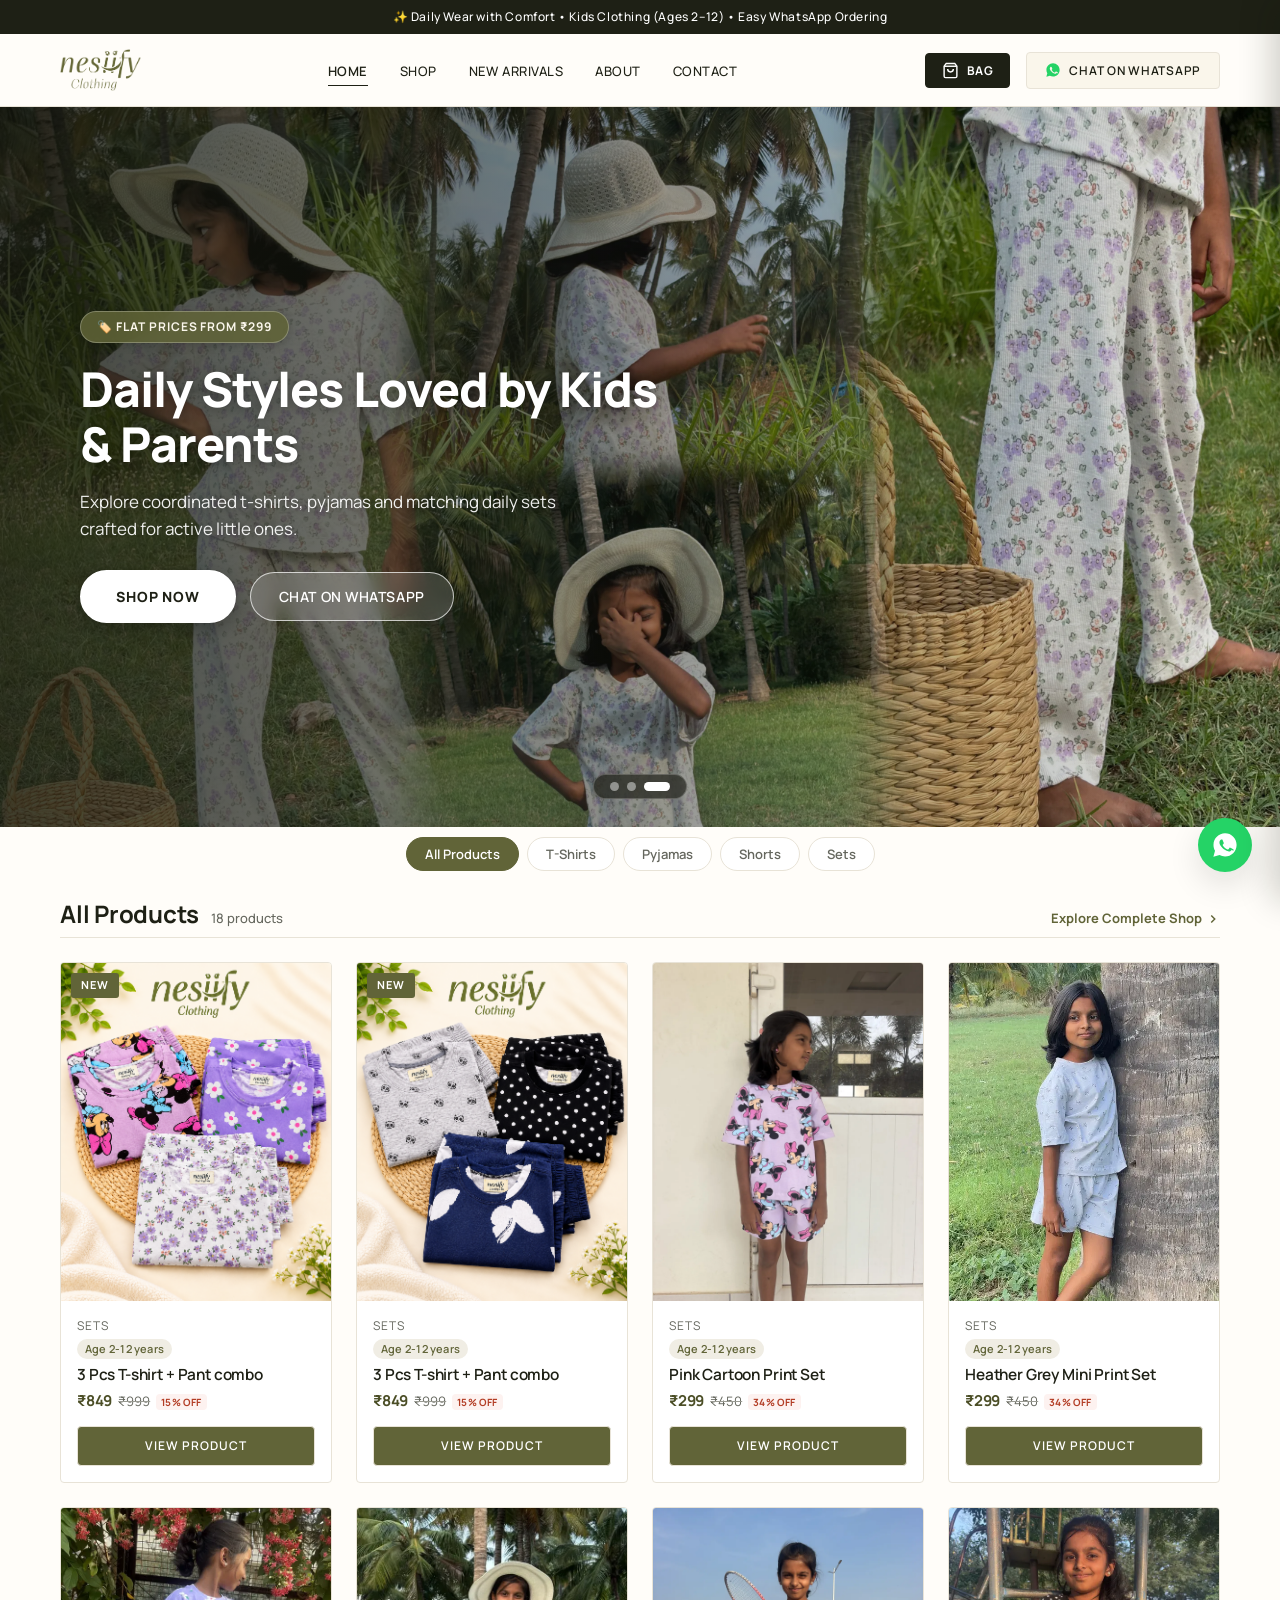
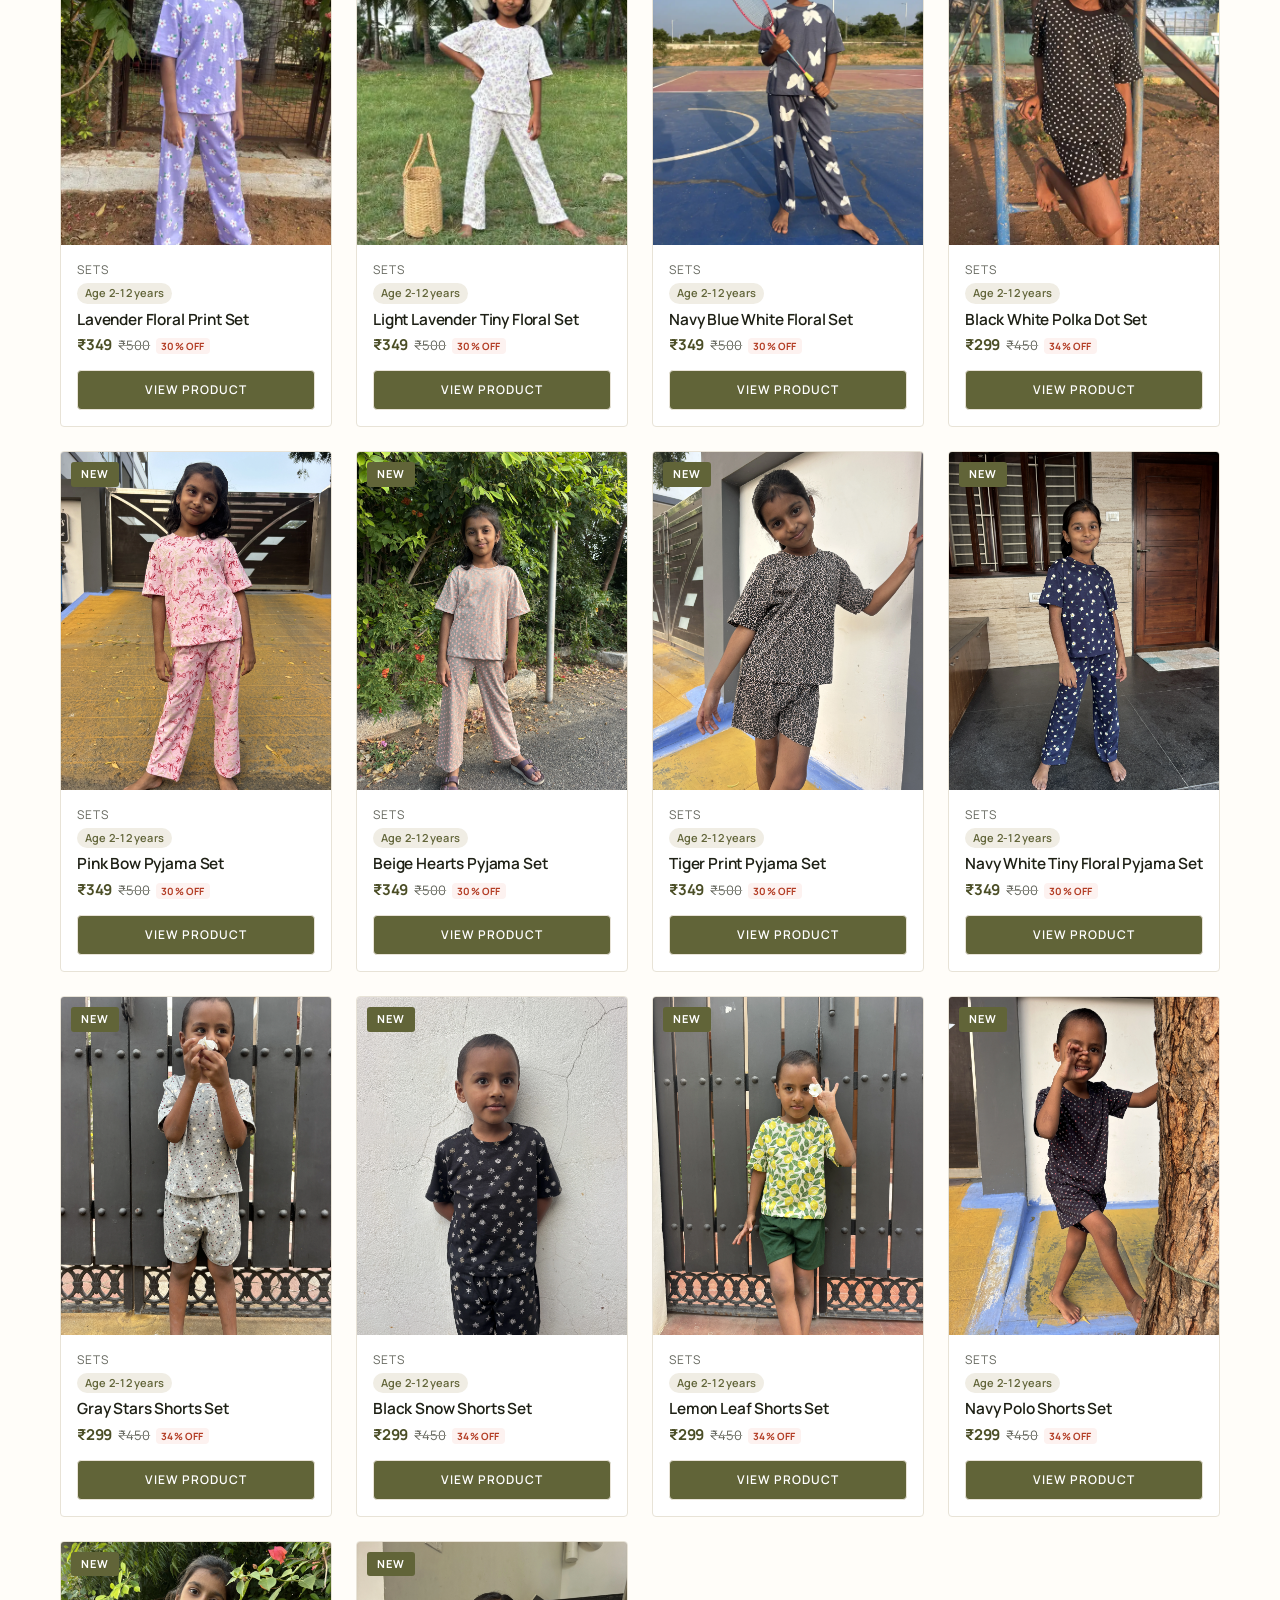
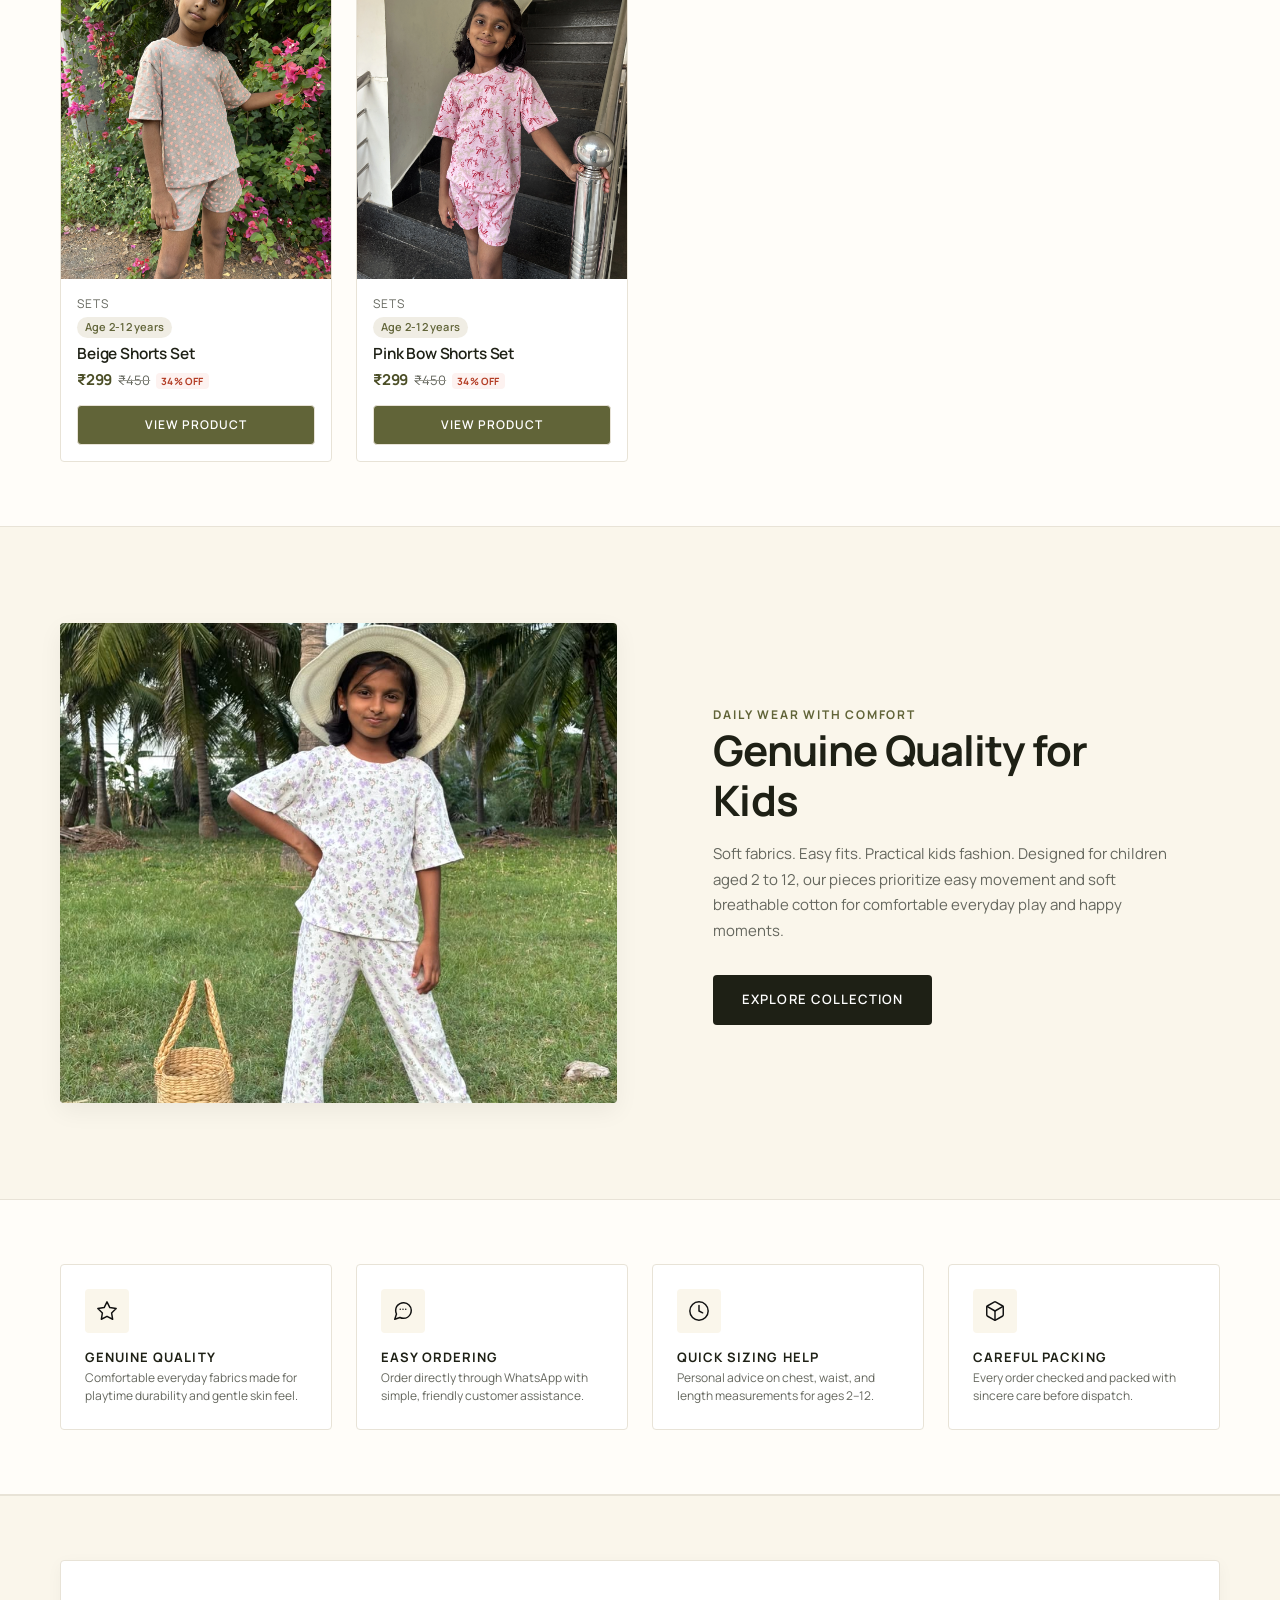
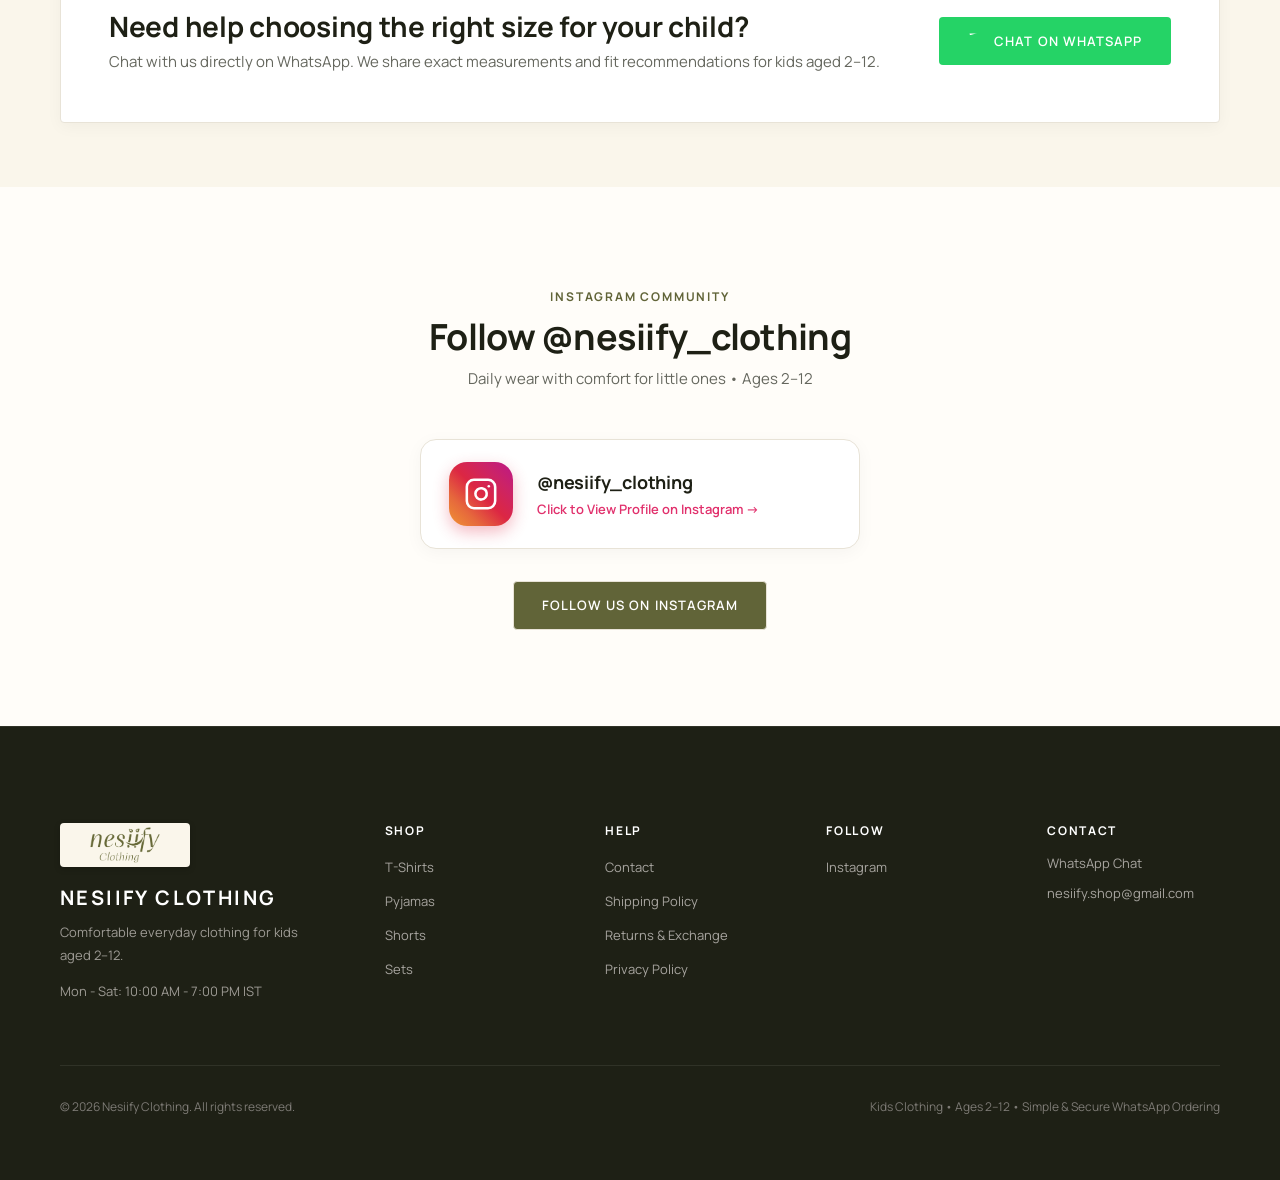
<file: index.html>
<!DOCTYPE html>
<html lang="en">

<head>
  <meta charset="UTF-8">
  <meta name="viewport" content="width=device-width, initial-scale=1.0">
  <title>Nesiify Clothing | Kids Clothing for Ages 2–12</title>
  <meta name="description"
    content="Comfortable everyday clothing for kids aged 2–12. Shop genuine quality T-Shirts, Pyjamas, Shorts, and Sets designed for comfort, play, and easy movement with direct WhatsApp ordering.">

  <!-- Open Graph -->
  <meta property="og:title" content="Nesiify Clothing | Kids Clothing for Ages 2–12">
  <meta property="og:description"
    content="Daily wear with comfort. Everyday kidswear designed for comfort, play and easy movement.">
  <meta property="og:type" content="website">
  <meta property="og:url" content="https://nesiifyclothing.com/">
  <meta property="og:image" content="https://nesiifyclothing.com/assets/banners/og-preview.jpg">
  <meta property="og:image:secure_url" content="https://nesiifyclothing.com/assets/banners/og-preview.jpg">
  <meta property="og:image:type" content="image/jpeg">
  <meta property="og:image:width" content="1200">
  <meta property="og:image:height" content="630">
  <meta property="og:image:alt" content="Nesiify Clothing - Comfortable Everyday Kids Wear">

  <!-- Twitter Card -->
  <meta name="twitter:card" content="summary_large_image">
  <meta name="twitter:title" content="Nesiify Clothing | Kids Clothing for Ages 2–12">
  <meta name="twitter:description"
    content="Daily wear with comfort. Everyday kidswear designed for comfort, play and easy movement.">
  <meta name="twitter:image" content="https://nesiifyclothing.com/assets/banners/og-preview.jpg">

  <link rel="icon" type="image/webp" href="assets/logo/nesiify_logo.webp">

  <!-- Google Fonts: Manrope -->
  <link rel="preconnect" href="https://fonts.googleapis.com">
  <link rel="preconnect" href="https://fonts.gstatic.com" crossorigin>
  <link href="https://fonts.googleapis.com/css2?family=Manrope:wght@400;500;600;700;800&display=swap" rel="stylesheet">

  <!-- Stylesheets -->
  <link rel="stylesheet" href="css/variables.css">
  <link rel="stylesheet" href="css/global.css">
  <link rel="stylesheet" href="css/navbar.css">
  <link rel="stylesheet" href="css/hero.css">
  <link rel="stylesheet" href="css/carousel.css">
  <link rel="stylesheet" href="css/products.css">
  <link rel="stylesheet" href="css/cart.css">
  <link rel="stylesheet" href="css/footer.css">
  <link rel="stylesheet" href="css/responsive.css">
</head>

<body>
  <!-- Accessibility Skip Link -->
  <a href="#mainContent" class="skip-link">Skip to main content</a>

  <!-- SECTION 1 — ANNOUNCEMENT BAR -->
  <aside class="announcement-bar" aria-label="Announcement">
    <span>✨ Daily Wear with Comfort &bull; Kids Clothing (Ages 2–12) &bull; Easy WhatsApp Ordering</span>
  </aside>

  <!-- SECTION 2 — NAVBAR -->
  <header class="site-header">
    <div class="container navbar">
      <a href="index.html" class="brand-logo" aria-label="Nesiify Clothing Home">
        <div class="brand-logo-wrapper">
          <img src="assets/logo/nesiify_logo.webp" alt="Nesiify Clothing Logo" class="brand-logo-img">
        </div>
      </a>

      <!-- Desktop Navigation Links -->
      <nav aria-label="Primary Navigation">
        <ul class="nav-links">
          <li><a href="index.html" class="nav-link is-active">Home</a></li>
          <li><a href="shop.html" class="nav-link">Shop</a></li>
          <li><a href="shop.html?category=new-arrivals" class="nav-link">New Arrivals</a></li>
          <li><a href="about.html" class="nav-link">About</a></li>
          <li><a href="contact.html" class="nav-link">Contact</a></li>
        </ul>
      </nav>

      <!-- Desktop WhatsApp Action Button -->
      <div class="nav-actions">
        <button type="button" class="nav-wa-btn btn-whatsapp-chat"
          data-whatsapp-msg="Hi! I would like to inquire about Nesiify Clothing kidswear collection."
          aria-label="Chat on WhatsApp">
          <svg viewBox="0 0 24 24" aria-hidden="true">
            <path
              d="M12.04 2c-5.46 0-9.91 4.45-9.91 9.91 0 1.75.46 3.45 1.32 4.95L2.05 22l5.25-1.38c1.45.79 3.08 1.21 4.74 1.21 5.46 0 9.91-4.45 9.91-9.91 0-2.65-1.03-5.14-2.9-7.01A9.816 9.816 0 0 0 12.04 2zm5.8 14.15c-.24.68-1.2 1.25-1.72 1.33-.48.07-1.1.1-3.21-.78-2.69-1.12-4.43-3.84-4.57-4.02-.13-.18-1.1-1.46-1.1-2.79 0-1.33.7-1.98.95-2.25.24-.26.54-.33.72-.33.18 0 .36 0 .52.01.17.01.4.06.61.56.24.58.82 2 .89 2.15.07.15.11.33.02.53-.1.19-.15.31-.3.48-.15.18-.31.39-.44.52-.15.15-.31.31-.13.62.18.31.78 1.29 1.68 2.09 1.15 1.03 2.13 1.35 2.43 1.5.3.15.48.13.66-.08.18-.21.78-.91.99-1.22.21-.31.42-.26.7-.16.29.1 1.83.86 2.14 1.02.31.15.52.23.6.36.07.12.07.72-.17 1.4z" />
          </svg>
          <span>Chat on WhatsApp</span>
        </button>

        <!-- Mobile Hamburger Toggle Button -->
        <button type="button" class="mobile-menu-toggle" aria-label="Open mobile menu" aria-expanded="false">
          <span class="hamburger-line"></span>
          <span class="hamburger-line"></span>
          <span class="hamburger-line"></span>
        </button>
      </div>
    </div>
  </header>

  <!-- Mobile Drawer Overlay & Menu -->
  <div class="mobile-drawer-overlay"></div>
  <div class="mobile-drawer" role="dialog" aria-modal="true" aria-label="Mobile Navigation">
    <div class="mobile-drawer-header">
      <div class="brand-logo-wrapper">
        <img src="assets/logo/nesiify_logo.webp" alt="Nesiify Clothing Logo" class="brand-logo-img">
      </div>
      <button type="button" class="mobile-drawer-close" aria-label="Close menu">&times;</button>
    </div>
    <ul class="mobile-nav-links">
      <li><a href="index.html" class="mobile-nav-link is-active">Home</a></li>
      <li><a href="shop.html" class="mobile-nav-link">Shop Collection</a></li>
      <li><a href="shop.html?category=new-arrivals" class="mobile-nav-link">New Arrivals</a></li>
      <li><a href="about.html" class="mobile-nav-link">About Us</a></li>
      <li><a href="contact.html" class="mobile-nav-link">Contact</a></li>
      <li><a href="policies/shipping.html" class="mobile-nav-link"
          style="font-size: 14px; color: var(--color-text-secondary);">Shipping Policy</a></li>
      <li><a href="policies/returns.html" class="mobile-nav-link"
          style="font-size: 14px; color: var(--color-text-secondary);">Returns & Exchanges</a></li>
    </ul>
    <div class="mobile-drawer-footer">
      <button type="button" class="btn btn-whatsapp btn-whatsapp-chat" style="width: 100%;"
        data-whatsapp-msg="Hi! I have a question about Nesiify Clothing kidswear collection.">
        <svg viewBox="0 0 24 24" aria-hidden="true" style="width:18px;height:18px;fill:currentColor;">
          <path
            d="M12.04 2c-5.46 0-9.91 4.45-9.91 9.91 0 1.75.46 3.45 1.32 4.95L2.05 22l5.25-1.38c1.45.79 3.08 1.21 4.74 1.21 5.46 0 9.91-4.45 9.91-9.91 0-2.65-1.03-5.14-2.9-7.01A9.816 9.816 0 0 0 12.04 2zm5.8 14.15c-.24.68-1.2 1.25-1.72 1.33-.48.07-1.1.1-3.21-.78-2.69-1.12-4.43-3.84-4.57-4.02-.13-.18-1.1-1.46-1.1-2.79 0-1.33.7-1.98.95-2.25.24-.26.54-.33.72-.33.18 0 .36 0 .52.01.17.01.4.06.61.56.24.58.82 2 .89 2.15.07.15.11.33.02.53-.1.19-.15.31-.3.48-.15.18-.31.39-.44.52-.15.15-.31.31-.13.62.18.31.78 1.29 1.68 2.09 1.15 1.03 2.13 1.35 2.43 1.5.3.15.48.13.66-.08.18-.21.78-.91.99-1.22.21-.31.42-.26.7-.16.29.1 1.83.86 2.14 1.02.31.15.52.23.6.36.07.12.07.72-.17 1.4z" />
        </svg>
        <span>CHAT ON WHATSAPP</span>
      </button>
    </div>
  </div>

  <main id="mainContent" class="main-content">
    <!-- SECTION 1 — HERO PROMOTIONAL CAROUSEL (FULL WIDTH EDGE-TO-EDGE) -->
    <section class="home-hero-carousel-section" aria-label="Featured Collection Showcase">
      <div class="hero-carousel" id="heroCarousel" role="region" aria-roledescription="carousel"
        aria-label="Nesiify Promotional Collection">
        <div class="hero-carousel-slides">
          <!-- Slide 1 -->
          <div class="hero-carousel-slide is-active" role="group" aria-roledescription="slide" aria-label="1 of 3"
            aria-hidden="false">
            <img src="assets/carousel/carousel-1.webp"
              alt="Nesiify Clothing - Soft and breathable everyday essentials for kids" width="1376" height="768"
              fetchpriority="high">
            <div class="hero-slide-overlay">
              <div class="container hero-slide-container">
                <div class="hero-slide-content">
                  <span class="hero-slide-badge">✨ Kids Clothing &bull; Ages 2–12</span>
                  <h1 class="hero-slide-title">Comfortable Everyday Wear for Kids</h1>
                  <p class="hero-slide-desc">100% breathable cotton pieces made for play, comfort and easy movement. Select any piece to view details and order directly on WhatsApp.</p>
                  <div class="hero-slide-actions">
                    <a href="shop.html" class="btn btn-hero-shop" id="heroShopBtn1">SHOP NOW</a>
                    <a href="#productsSection" class="btn btn-hero-outline" id="heroCatalogBtn1">VIEW CATALOGUE</a>
                  </div>
                </div>
              </div>
            </div>
          </div>

          <!-- Slide 2 -->
          <div class="hero-carousel-slide" role="group" aria-roledescription="slide" aria-label="2 of 3"
            aria-hidden="true">
            <img src="assets/carousel/carousel-2.webp"
              alt="Nesiify Clothing - Cozy comfort and everyday loungewear for kids" width="1376" height="768"
              loading="lazy">
            <div class="hero-slide-overlay">
              <div class="container hero-slide-container">
                <div class="hero-slide-content">
                  <span class="hero-slide-badge">🌿 100% Breathable Cotton</span>
                  <h2 class="hero-slide-title">Gentle on Skin, Made for Play</h2>
                  <p class="hero-slide-desc">Thoughtfully tailored kids sets and daily outfits with authentic quality and soft, skin-friendly fabrics.</p>
                  <div class="hero-slide-actions">
                    <a href="shop.html" class="btn btn-hero-shop" id="heroShopBtn2">SHOP NOW</a>
                    <a href="shop.html?category=sets" class="btn btn-hero-outline" id="heroSetsBtn2">EXPLORE SETS</a>
                  </div>
                </div>
              </div>
            </div>
          </div>

          <!-- Slide 3 -->
          <div class="hero-carousel-slide" role="group" aria-roledescription="slide" aria-label="3 of 3"
            aria-hidden="true">
            <img src="assets/carousel/carousel-3.webp"
              alt="Nesiify Clothing - Active kids everyday wear made for play" width="1376" height="768"
              loading="lazy">
            <div class="hero-slide-overlay">
              <div class="container hero-slide-container">
                <div class="hero-slide-content">
                  <span class="hero-slide-badge">🏷️ Flat Prices from ₹299</span>
                  <h2 class="hero-slide-title">Daily Styles Loved by Kids & Parents</h2>
                  <p class="hero-slide-desc">Explore coordinated t-shirts, pyjamas and matching daily sets crafted for active little ones.</p>
                  <div class="hero-slide-actions">
                    <a href="shop.html" class="btn btn-hero-shop" id="heroShopBtn3">SHOP NOW</a>
                    <button type="button" class="btn btn-hero-outline btn-whatsapp-chat" data-whatsapp-msg="Hi! I want to order kids wear from Nesiify Clothing.">CHAT ON WHATSAPP</button>
                  </div>
                </div>
              </div>
            </div>
          </div>
        </div>

        <!-- Carousel Navigation Arrows -->
        <button type="button" class="hero-carousel-nav hero-carousel-prev" aria-label="Previous slide">
          <svg width="24" height="24" viewBox="0 0 24 24" fill="none" stroke="currentColor" stroke-width="2.5" stroke-linecap="round" stroke-linejoin="round" aria-hidden="true">
            <polyline points="15 18 9 12 15 6"></polyline>
          </svg>
        </button>
        <button type="button" class="hero-carousel-nav hero-carousel-next" aria-label="Next slide">
          <svg width="24" height="24" viewBox="0 0 24 24" fill="none" stroke="currentColor" stroke-width="2.5" stroke-linecap="round" stroke-linejoin="round" aria-hidden="true">
            <polyline points="9 18 15 12 9 6"></polyline>
          </svg>
        </button>

        <!-- Pagination Indicators -->
        <div class="hero-carousel-dots" role="tablist" aria-label="Carousel pagination">
          <button type="button" class="carousel-dot is-active" role="tab" aria-selected="true" aria-label="Slide 1"
            data-slide-index="0"></button>
          <button type="button" class="carousel-dot" role="tab" aria-selected="false" aria-label="Slide 2"
            data-slide-index="1"></button>
          <button type="button" class="carousel-dot" role="tab" aria-selected="false" aria-label="Slide 3"
            data-slide-index="2"></button>
        </div>
      </div>
    </section>

    <!-- SECTION 2 — QUICK CATEGORY SHORTCUTS -->
    <nav class="home-category-bar" aria-label="Quick Category Shortcuts">
      <div class="container">
        <div class="home-category-pills" id="homeCategoryPills" role="tablist">
          <button type="button" class="home-cat-pill is-active" data-category="all">All Products</button>
          <button type="button" class="home-cat-pill" data-category="t-shirts">T-Shirts</button>
          <button type="button" class="home-cat-pill" data-category="pyjamas">Pyjamas</button>
          <button type="button" class="home-cat-pill" data-category="shorts">Shorts</button>
          <button type="button" class="home-cat-pill" data-category="sets">Sets</button>
        </div>
      </div>
    </nav>

    <!-- SECTION 3 — STOREFRONT PRODUCTS (PRODUCT-FIRST HERO) -->
    <section class="section home-storefront-section" id="productsSection">
      <div class="container">
        <div class="home-storefront-header">
          <div class="home-storefront-heading">
            <h2 class="home-storefront-title" id="homeStorefrontTitle">All Products</h2>
            <span class="home-storefront-count" id="homeStorefrontCount">Loading products...</span>
          </div>
          <a href="shop.html" class="home-view-all-link">
            <span>Explore Complete Shop</span>
            <svg width="14" height="14" viewBox="0 0 24 24" fill="none" stroke="currentColor" stroke-width="2.5"
              style="display:inline-block;vertical-align:-1px;">
              <polyline points="9 18 15 12 9 6"></polyline>
            </svg>
          </a>
        </div>
        <div class="products-grid" id="homeProductsGrid">
          <!-- Dynamically populated from products.json -->
        </div>
      </div>
    </section>

    <!-- SECTION 4 — GENUINE QUALITY FOR KIDS (EDITORIAL SNAPSHOT) -->
    <section class="featured-collection-section">
      <div class="container featured-editorial-grid">
        <div class="featured-image-container">
          <img src="assets/banners/featured-banner.jpg" alt="Children relaxing comfortably in cozy cotton kidswear"
            loading="lazy" width="700" height="480">
        </div>
        <div class="featured-content">
          <span class="featured-tag">Daily Wear with Comfort</span>
          <h2 class="featured-title">Genuine Quality for Kids</h2>
          <p class="featured-desc">Soft fabrics. Easy fits. Practical kids fashion. Designed for children aged 2 to 12,
            our pieces prioritize easy movement and soft breathable cotton for comfortable everyday play and happy
            moments.</p>
          <a href="shop.html" class="btn btn-primary">EXPLORE COLLECTION</a>
        </div>
      </div>
    </section>

    <!-- SECTION 5 — WHY CHOOSE US (BENEFITS) -->
    <section class="benefits-section">
      <div class="container">
        <div class="benefits-grid">
          <div class="benefit-card">
            <div class="benefit-icon-wrapper">
              <img src="assets/icons/quality.svg" alt="Quality icon" loading="lazy" width="22" height="22">
            </div>
            <h3 class="benefit-title">GENUINE QUALITY</h3>
            <p class="benefit-text">Comfortable everyday fabrics made for playtime durability and gentle skin feel.</p>
          </div>
          <div class="benefit-card">
            <div class="benefit-icon-wrapper">
              <img src="assets/icons/ordering.svg" alt="Easy ordering icon" loading="lazy" width="22" height="22">
            </div>
            <h3 class="benefit-title">EASY ORDERING</h3>
            <p class="benefit-text">Order directly through WhatsApp with simple, friendly customer assistance.</p>
          </div>
          <div class="benefit-card">
            <div class="benefit-icon-wrapper">
              <img src="assets/icons/response.svg" alt="Fast response icon" loading="lazy" width="22" height="22">
            </div>
            <h3 class="benefit-title">QUICK SIZING HELP</h3>
            <p class="benefit-text">Personal advice on chest, waist, and length measurements for ages 2–12.</p>
          </div>
          <div class="benefit-card">
            <div class="benefit-icon-wrapper">
              <img src="assets/icons/packing.svg" alt="Careful packing icon" loading="lazy" width="22" height="22">
            </div>
            <h3 class="benefit-title">CAREFUL PACKING</h3>
            <p class="benefit-text">Every order checked and packed with sincere care before dispatch.</p>
          </div>
        </div>
      </div>
    </section>

    <!-- SECTION 6 — WHATSAPP SIZING ASSISTANCE CTA -->
    <section class="whatsapp-cta-section">
      <div class="container">
        <div class="whatsapp-cta-box">
          <div class="whatsapp-cta-content">
            <h2>Need help choosing the right size for your child?</h2>
            <p>Chat with us directly on WhatsApp. We share exact measurements and fit recommendations for kids aged
              2–12.</p>
          </div>
          <button type="button" class="btn btn-whatsapp btn-whatsapp-chat"
            data-whatsapp-msg="Hi! I need help choosing the right size for my child.">
            <svg viewBox="0 0 24 24" aria-hidden="true">
              <path
                d="M12.04 2c-5.46 0-9.91 4.45-9.91 0 1.75.46 3.45 1.32 4.95L2.05 22l5.25-1.38c1.45.79 3.08 1.21 4.74 1.21 5.46 0 9.91-4.45 9.91-9.91 0-2.65-1.03-5.14-2.9-7.01A9.816 9.816 0 0 0 12.04 2zm5.8 14.15c-.24.68-1.2 1.25-1.72 1.33-.48.07-1.1.1-3.21-.78-2.69-1.12-4.43-3.84-4.57-4.02-.13-.18-1.1-1.46-1.1-2.79 0-1.33.7-1.98.95-2.25.24-.26.54-.33.72-.33.18 0 .36 0 .52.01.17.01.4.06.61.56.24.58.82 2 .89 2.15.07.15.11.33.02.53-.1.19-.15.31-.3.48-.15.18-.31.39-.44.52-.15.15-.31.31-.13.62.18.31.78 1.29 1.68 2.09 1.15 1.03 2.13 1.35 2.43 1.5.3.15.48.13.66-.08.18-.21.78-.91.99-1.22.21-.31.42-.26.7-.16.29.1 1.83.86 2.14 1.02.31.15.52.23.6.36.07.12.07.72-.17 1.4z" />
            </svg>
            <span>CHAT ON WHATSAPP</span>
          </button>
        </div>
      </div>
    </section>

    <!-- SECTION 7 — INSTAGRAM COMMUNITY -->
    <section class="instagram-section">
      <div class="container">
        <div class="section-header">
          <span class="section-tag">Instagram Community</span>
          <h2 class="section-title">Follow @nesiify_clothing</h2>
          <p class="section-subtitle">Daily wear with comfort for little ones &bull; Ages 2–12</p>
        </div>
        <!-- Clickable Instagram Showcase Card (Active while post tiles are pending) -->
        <div class="instagram-placeholder-container">
          <a href="https://instagram.com/nesiify_clothing" target="_blank" rel="noopener noreferrer" class="instagram-logo-card" data-config="instagramUrl" aria-label="Visit Nesiify Clothing on Instagram">
            <div class="instagram-icon-wrapper">
              <svg viewBox="0 0 24 24" fill="none" stroke="currentColor" stroke-width="1.8" stroke-linecap="round" stroke-linejoin="round" aria-hidden="true">
                <rect x="2" y="2" width="20" height="20" rx="5" ry="5" />
                <path d="M16 11.37A4 4 0 1 1 12.63 8 4 4 0 0 1 16 11.37z" />
                <line x1="17.5" y1="6.5" x2="17.51" y2="6.5" />
              </svg>
            </div>
            <div class="instagram-card-content">
              <span class="instagram-handle">@nesiify_clothing</span>
              <span class="instagram-card-cta">Click to View Profile on Instagram &rarr;</span>
            </div>
          </a>
        </div>

        <!-- 
          NOTE: INSTAGRAM TILE IMAGES TEMPLATE (Kept in code for future use)
          Uncomment this block and add your post images into assets/instagram/ (ig-1.jpg to ig-6.jpg)
        -->
        <!--
        <div class="instagram-grid">
          <a href="#" class="instagram-item" data-config="instagramUrl" target="_blank" rel="noopener noreferrer" aria-label="Instagram post 1">
            <img src="assets/instagram/ig-1.jpg" alt="Instagram tile 1" loading="lazy" width="200" height="200">
            <div class="instagram-overlay">
              <svg viewBox="0 0 24 24" fill="none" stroke="currentColor" stroke-width="2">
                <rect x="2" y="2" width="20" height="20" rx="5" />
                <circle cx="12" cy="12" r="4" />
                <circle cx="17.5" cy="6.5" r="1.5" />
              </svg>
            </div>
          </a>
          <a href="#" class="instagram-item" data-config="instagramUrl" target="_blank" rel="noopener noreferrer" aria-label="Instagram post 2">
            <img src="assets/instagram/ig-2.jpg" alt="Instagram tile 2" loading="lazy" width="200" height="200">
            <div class="instagram-overlay">
              <svg viewBox="0 0 24 24" fill="none" stroke="currentColor" stroke-width="2">
                <rect x="2" y="2" width="20" height="20" rx="5" />
                <circle cx="12" cy="12" r="4" />
                <circle cx="17.5" cy="6.5" r="1.5" />
              </svg>
            </div>
          </a>
          <a href="#" class="instagram-item" data-config="instagramUrl" target="_blank" rel="noopener noreferrer" aria-label="Instagram post 3">
            <img src="assets/instagram/ig-3.jpg" alt="Instagram tile 3" loading="lazy" width="200" height="200">
            <div class="instagram-overlay">
              <svg viewBox="0 0 24 24" fill="none" stroke="currentColor" stroke-width="2">
                <rect x="2" y="2" width="20" height="20" rx="5" />
                <circle cx="12" cy="12" r="4" />
                <circle cx="17.5" cy="6.5" r="1.5" />
              </svg>
            </div>
          </a>
          <a href="#" class="instagram-item" data-config="instagramUrl" target="_blank" rel="noopener noreferrer" aria-label="Instagram post 4">
            <img src="assets/instagram/ig-4.jpg" alt="Instagram tile 4" loading="lazy" width="200" height="200">
            <div class="instagram-overlay">
              <svg viewBox="0 0 24 24" fill="none" stroke="currentColor" stroke-width="2">
                <rect x="2" y="2" width="20" height="20" rx="5" />
                <circle cx="12" cy="12" r="4" />
                <circle cx="17.5" cy="6.5" r="1.5" />
              </svg>
            </div>
          </a>
          <a href="#" class="instagram-item" data-config="instagramUrl" target="_blank" rel="noopener noreferrer" aria-label="Instagram post 5">
            <img src="assets/instagram/ig-5.jpg" alt="Instagram tile 5" loading="lazy" width="200" height="200">
            <div class="instagram-overlay">
              <svg viewBox="0 0 24 24" fill="none" stroke="currentColor" stroke-width="2">
                <rect x="2" y="2" width="20" height="20" rx="5" />
                <circle cx="12" cy="12" r="4" />
                <circle cx="17.5" cy="6.5" r="1.5" />
              </svg>
            </div>
          </a>
          <a href="#" class="instagram-item" data-config="instagramUrl" target="_blank" rel="noopener noreferrer" aria-label="Instagram post 6">
            <img src="assets/instagram/ig-6.jpg" alt="Instagram tile 6" loading="lazy" width="200" height="200">
            <div class="instagram-overlay">
              <svg viewBox="0 0 24 24" fill="none" stroke="currentColor" stroke-width="2">
                <rect x="2" y="2" width="20" height="20" rx="5" />
                <circle cx="12" cy="12" r="4" />
                <circle cx="17.5" cy="6.5" r="1.5" />
              </svg>
            </div>
          </a>
        </div>
        -->
        <div style="text-align: center; margin-top: var(--space-xl);">
          <a href="https://instagram.com/nesiify_clothing" target="_blank" rel="noopener noreferrer" class="btn btn-secondary" data-config="instagramUrl">FOLLOW US ON INSTAGRAM</a>
        </div>
      </div>
    </section>
  </main>

  <!-- SECTION 10 — FOOTER -->
  <footer class="site-footer">
    <div class="container">
      <div class="footer-grid">
        <div class="footer-col-brand">
          <div class="footer-logo-wrapper">
            <img src="assets/logo/nesiify_logo.webp" alt="Nesiify Clothing Logo" class="footer-logo-img">
          </div>
          <div class="footer-brand-title">Nesiify Clothing</div>
          <p class="footer-brand-desc">Comfortable everyday clothing for kids aged 2–12.</p>
          <div class="footer-contact-item">
            <span style="font-size: 13px; color: #9E9B95;" data-config="businessHours">Mon - Sat: 10:00 AM - 7:00 PM
              IST</span>
          </div>
        </div>

        <div>
          <h4 class="footer-heading">SHOP</h4>
          <ul class="footer-links">
            <li><a href="shop.html?category=t-shirts" class="footer-link">T-Shirts</a></li>
            <li><a href="shop.html?category=pyjamas" class="footer-link">Pyjamas</a></li>
            <li><a href="shop.html?category=shorts" class="footer-link">Shorts</a></li>
            <li><a href="shop.html?category=sets" class="footer-link">Sets</a></li>
          </ul>
        </div>

        <div>
          <h4 class="footer-heading">HELP</h4>
          <ul class="footer-links">
            <li><a href="contact.html" class="footer-link">Contact</a></li>
            <li><a href="policies/shipping.html" class="footer-link">Shipping Policy</a></li>
            <li><a href="policies/returns.html" class="footer-link">Returns & Exchange</a></li>
            <li><a href="policies/privacy.html" class="footer-link">Privacy Policy</a></li>
          </ul>
        </div>

        <div>
          <h4 class="footer-heading">FOLLOW</h4>
          <ul class="footer-links">
            <li><a href="#" class="footer-link" data-config="instagramUrl">Instagram</a></li>
          </ul>
        </div>

        <div>
          <h4 class="footer-heading">CONTACT</h4>
          <ul class="footer-links">
            <li class="footer-contact-item">
              <a href="#" class="footer-link btn-whatsapp-chat"
                data-whatsapp-msg="Hi! I would like to inquire about Nesiify Clothing.">WhatsApp Chat</a>
            </li>
            <li class="footer-contact-item">
              <a href="#" class="footer-link" data-config="email">nesiify.shop@gmail.com</a>
            </li>
          </ul>
        </div>
      </div>

      <div class="footer-bottom">
        <div>&copy; <span data-config="copyrightYear">2026</span> Nesiify Clothing. All rights reserved.</div>
        <div>Kids Clothing &bull; Ages 2–12 &bull; Simple & Secure WhatsApp Ordering</div>
      </div>
    </div>
  </footer>

  <!-- Mobile Fixed Bottom Navigation Bar -->
  <nav class="bottom-nav-bar" aria-label="Mobile Navigation Bar">
    <div class="bottom-nav-grid">
      <a href="index.html" class="bottom-nav-item is-active">
        <svg viewBox="0 0 24 24" fill="none" stroke="currentColor" stroke-width="2">
          <path d="M3 9l9-7 9 7v11a2 2 0 0 1-2 2H5a2 2 0 0 1-2-2z" />
          <polyline points="9 22 9 12 15 12 15 22" />
        </svg>
        <span>Home</span>
      </a>
      <a href="shop.html" class="bottom-nav-item">
        <svg viewBox="0 0 24 24" fill="none" stroke="currentColor" stroke-width="2">
          <rect x="3" y="3" width="7" height="7" />
          <rect x="14" y="3" width="7" height="7" />
          <rect x="14" y="14" width="7" height="7" />
          <rect x="3" y="14" width="7" height="7" />
        </svg>
        <span>Shop</span>
      </a>
      <a href="#" class="bottom-nav-item is-wa btn-whatsapp-chat"
        data-whatsapp-msg="Hi! I am browsing Nesiify Clothing kidswear collection." aria-label="WhatsApp Chat">
        <svg viewBox="0 0 24 24" fill="currentColor">
          <path
            d="M12.04 2c-5.46 0-9.91 4.45-9.91 9.91 0 1.75.46 3.45 1.32 4.95L2.05 22l5.25-1.38c1.45.79 3.08 1.21 4.74 1.21 5.46 0 9.91-4.45 9.91-9.91 0-2.65-1.03-5.14-2.9-7.01A9.816 9.816 0 0 0 12.04 2zm5.8 14.15c-.24.68-1.2 1.25-1.72 1.33-.48.07-1.1.1-3.21-.78-2.69-1.12-4.43-3.84-4.57-4.02-.13-.18-1.1-1.46-1.1-2.79 0-1.33.7-1.98.95-2.25.24-.26.54-.33.72-.33.18 0 .36 0 .52.01.17.01.4.06.61.56.24.58.82 2 .89 2.15.07.15.11.33.02.53-.1.19-.15.31-.3.48-.15.18-.31.39-.44.52-.15.15-.31.31-.13.62.18.31.78 1.29 1.68 2.09 1.15 1.03 2.13 1.35 2.43 1.5.3.15.48.13.66-.08.18-.21.78-.91.99-1.22.21-.31.42-.26.7-.16.29.1 1.83.86 2.14 1.02.31.15.52.23.6.36.07.12.07.72-.17 1.4z" />
        </svg>
        <span>WhatsApp</span>
      </a>
      <a href="#" class="bottom-nav-item" data-trigger-mobile-menu aria-label="Open menu">
        <svg viewBox="0 0 24 24" fill="none" stroke="currentColor" stroke-width="2">
          <line x1="3" y1="12" x2="21" y2="12" />
          <line x1="3" y1="6" x2="21" y2="6" />
          <line x1="3" y1="18" x2="21" y2="18" />
        </svg>
        <span>Menu</span>
      </a>
    </div>
  </nav>

  <!-- Floating WhatsApp Button -->
  <a href="#" class="floating-whatsapp" aria-label="Direct WhatsApp Chat">
    <svg viewBox="0 0 24 24" aria-hidden="true">
      <path
        d="M12.04 2c-5.46 0-9.91 4.45-9.91 9.91 0 1.75.46 3.45 1.32 4.95L2.05 22l5.25-1.38c1.45.79 3.08 1.21 4.74 1.21 5.46 0 9.91-4.45 9.91-9.91 0-2.65-1.03-5.14-2.9-7.01A9.816 9.816 0 0 0 12.04 2zm5.8 14.15c-.24.68-1.2 1.25-1.72 1.33-.48.07-1.1.1-3.21-.78-2.69-1.12-4.43-3.84-4.57-4.02-.13-.18-1.1-1.46-1.1-2.79 0-1.33.7-1.98.95-2.25.24-.26.54-.33.72-.33.18 0 .36 0 .52.01.17.01.4.06.61.56.24.58.82 2 .89 2.15.07.15.11.33.02.53-.1.19-.15.31-.3.48-.15.18-.31.39-.44.52-.15.15-.31.31-.13.62.18.31.78 1.29 1.68 2.09 1.15 1.03 2.13 1.35 2.43 1.5.3.15.48.13.66-.08.18-.21.78-.91.99-1.22.21-.31.42-.26.7-.16.29.1 1.83.86 2.14 1.02.31.15.52.23.6.36.07.12.07.72-.17 1.4z" />
    </svg>
  </a>

  <!-- JavaScript Modules -->
  <script src="js/config.js"></script>
  <script src="js/products.js"></script>
  <script src="js/whatsapp.js"></script>
  <script src="js/cart.js"></script>
  <script src="js/navbar.js"></script>
  <script src="js/carousel.js"></script>
  <script src="js/main.js"></script>
  <script>
    // Initialize Product-First Storefront on Homepage
    document.addEventListener('DOMContentLoaded', async () => {
      const grid = document.getElementById('homeProductsGrid');
      const countEl = document.getElementById('homeStorefrontCount');
      const titleEl = document.getElementById('homeStorefrontTitle');
      const pillsContainer = document.getElementById('homeCategoryPills');
      if (!grid) return;

      async function renderProductsForCategory(cat = 'all') {
        try {
          const filtered = await getProductsByCategory(cat);
          grid.innerHTML = filtered.map(p => renderProductCard(p)).join('');
          if (countEl) {
            countEl.textContent = `${filtered.length} ${filtered.length === 1 ? 'product' : 'products'}`;
          }
          if (titleEl) {
            titleEl.textContent = cat.toLowerCase() === 'all'
              ? 'All Products'
              : cat.replace(/-/g, ' ').replace(/\b\w/g, l => l.toUpperCase());
          }
          const viewAllLink = document.querySelector('.home-view-all-link');
          if (viewAllLink) {
            viewAllLink.href = cat === 'all' ? 'shop.html' : `shop.html?category=${encodeURIComponent(cat)}`;
          }
        } catch (e) {
          grid.innerHTML = '<div style="grid-column: 1/-1; text-align: center; padding: 40px 20px; color: var(--color-text-secondary);"><p>Products are temporarily unavailable. Please try again shortly.</p></div>';
        }
      }

      // Initial load: render all catalogue items
      await renderProductsForCategory('all');

      // Category Pill Interaction
      if (pillsContainer) {
        pillsContainer.addEventListener('click', async (e) => {
          const pill = e.target.closest('.home-cat-pill');
          if (!pill) return;
          const category = pill.getAttribute('data-category');
          if (!category) return;

          pillsContainer.querySelectorAll('.home-cat-pill').forEach(btn => {
            btn.classList.toggle('is-active', btn === pill);
          });

          await renderProductsForCategory(category);
        });
      }
    });
  </script>
</body>

</html>
</file>
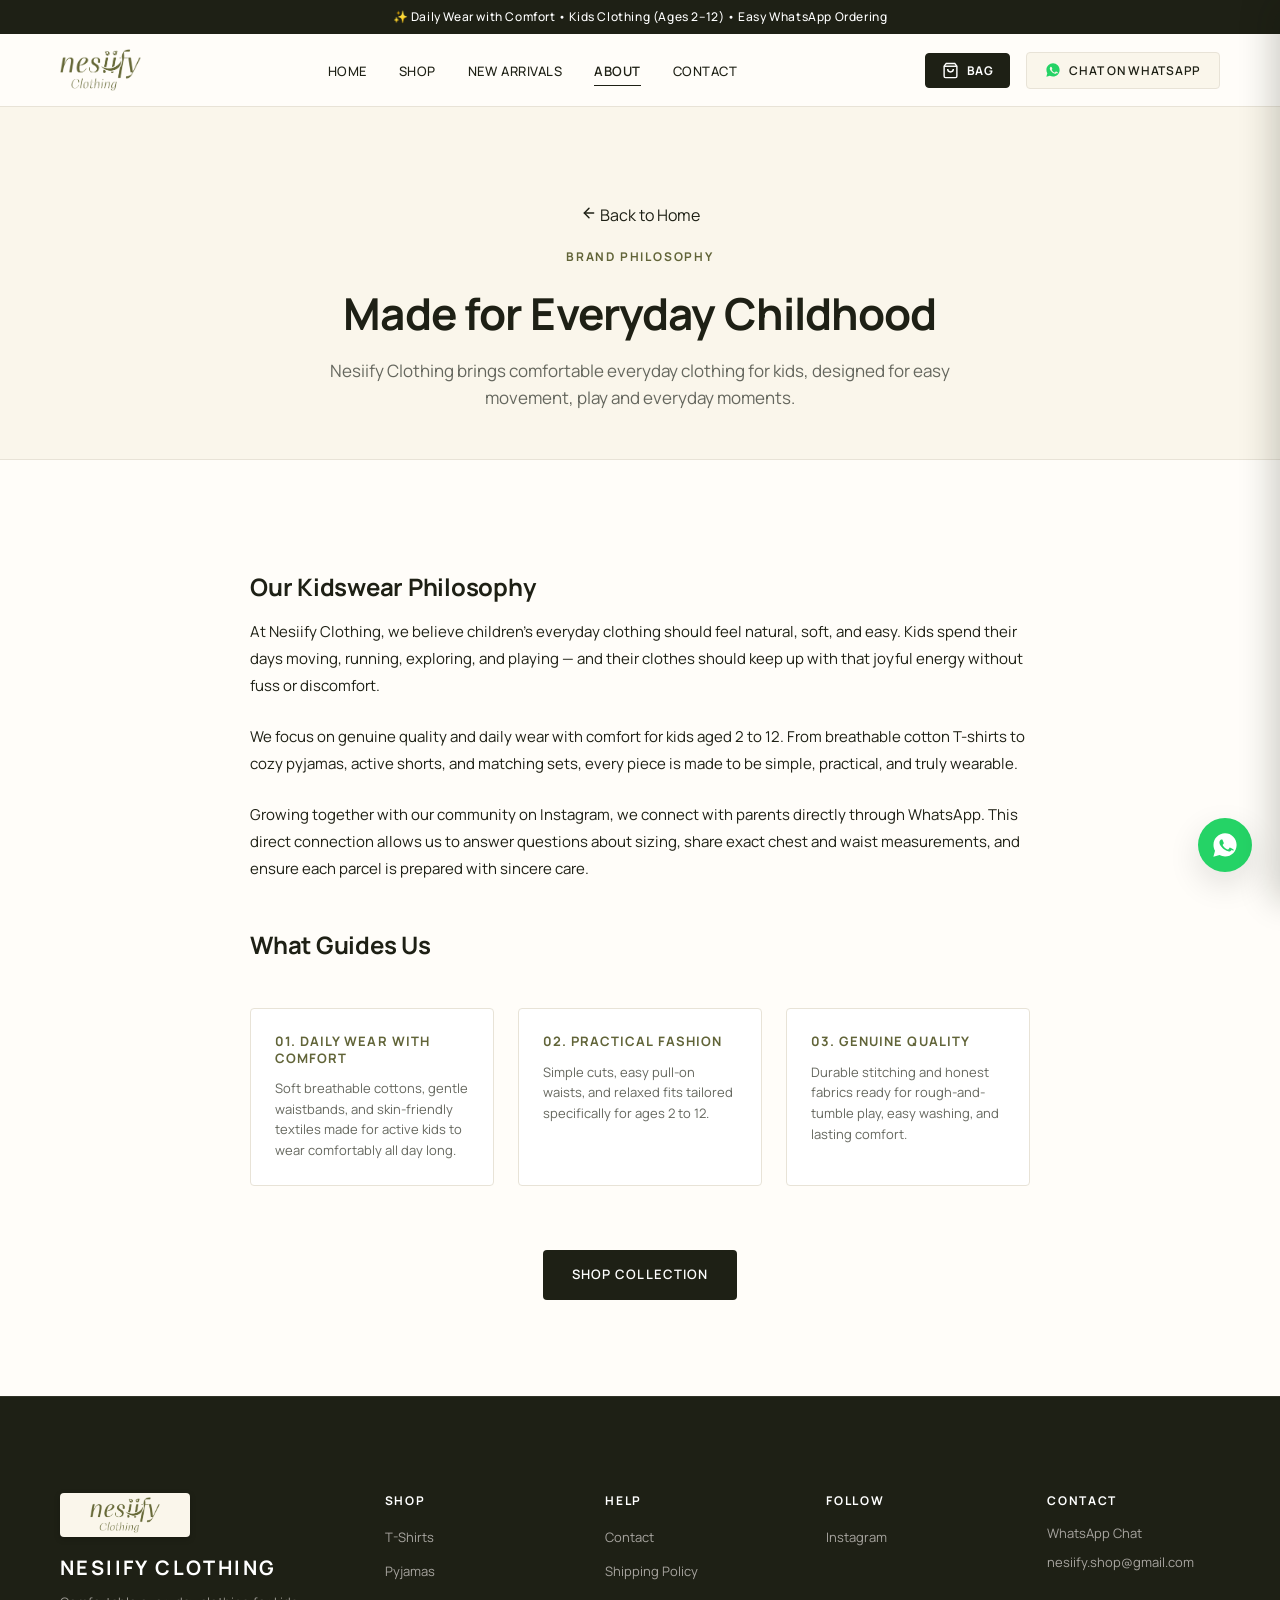
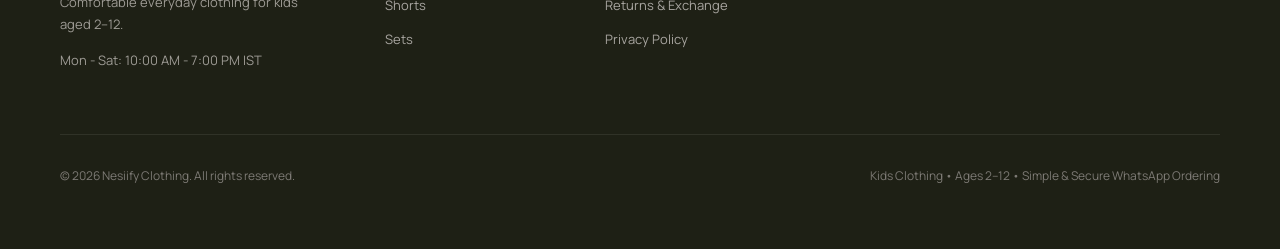
<file: about.html>
<!DOCTYPE html>
<html lang="en">

<head>
  <meta charset="UTF-8">
  <meta name="viewport" content="width=device-width, initial-scale=1.0">
  <title>About Nesiify Clothing</title>
  <meta name="description"
    content="Learn about Nesiify Clothing: comfortable everyday clothing for kids aged 2–12. Daily wear with comfort and genuine quality designed for play and easy movement.">

  <link rel="icon" type="image/jpeg" href="assets/logo/nesiify_logo.jpeg">

  <!-- Google Fonts: Manrope -->
  <link rel="preconnect" href="https://fonts.googleapis.com">
  <link rel="preconnect" href="https://fonts.gstatic.com" crossorigin>
  <link href="https://fonts.googleapis.com/css2?family=Manrope:wght@400;500;600;700;800&display=swap" rel="stylesheet">

  <!-- Stylesheets -->
  <link rel="stylesheet" href="css/variables.css">
  <link rel="stylesheet" href="css/global.css">
  <link rel="stylesheet" href="css/navbar.css">
  <link rel="stylesheet" href="css/cart.css">
  <link rel="stylesheet" href="css/footer.css">
  <link rel="stylesheet" href="css/responsive.css">

  <style>
    .story-hero {
      padding: var(--space-4xl) 0 var(--space-2xl);
      text-align: center;
      background-color: var(--color-bg-secondary);
      border-bottom: 1px solid var(--color-border);
    }

    .story-hero-title {
      font-size: clamp(32px, 4vw, 44px);
      font-weight: var(--weight-bold);
      margin: var(--space-sm) 0 var(--space-md);
      color: var(--color-primary-dark);
      letter-spacing: -0.02em;
    }

    .story-hero-sub {
      font-size: var(--font-size-md);
      color: var(--color-text-secondary);
      max-width: 620px;
      margin: 0 auto;
      line-height: 1.6;
    }

    .story-content-block {
      padding: var(--space-3xl) 0 var(--space-4xl);
      max-width: 780px;
      margin: 0 auto;
    }

    .story-section-title {
      font-size: 24px;
      font-weight: var(--weight-bold);
      color: var(--color-primary-dark);
      margin-top: var(--space-2xl);
      margin-bottom: var(--space-md);
    }

    .story-paragraph {
      font-size: var(--font-size-base);
      line-height: 1.8;
      color: var(--color-text-main);
      margin-bottom: var(--space-lg);
    }

    .story-values-grid {
      display: grid;
      grid-template-columns: repeat(3, 1fr);
      gap: var(--space-lg);
      margin: var(--space-2xl) 0;
    }

    .story-value-card {
      background-color: var(--color-white);
      border: 1px solid var(--color-border);
      border-radius: var(--radius-sm);
      padding: var(--space-lg);
    }

    .story-value-title {
      font-size: var(--font-size-sm);
      font-weight: var(--weight-bold);
      letter-spacing: 0.08em;
      text-transform: uppercase;
      color: var(--color-brand-olive);
      margin-bottom: var(--space-sm);
    }

    @media (max-width: 768px) {
      .story-values-grid {
        grid-template-columns: 1fr;
      }
    }
  </style>
</head>

<body>
  <!-- Accessibility Skip Link -->
  <a href="#mainContent" class="skip-link">Skip to main content</a>

  <!-- Announcement Bar -->
  <aside class="announcement-bar" aria-label="Announcement">
    <span>✨ Daily Wear with Comfort &bull; Kids Clothing (Ages 2–12) &bull; Easy WhatsApp Ordering</span>
  </aside>

  <!-- Navbar -->
  <header class="site-header">
    <div class="container navbar">
      <a href="index.html" class="brand-logo" aria-label="Nesiify Clothing Home">
        <div class="brand-logo-wrapper">
          <img src="assets/logo/nesiify_logo.jpeg" alt="Nesiify Clothing Logo" class="brand-logo-img">
        </div>
      </a>

      <!-- Desktop Navigation Links -->
      <nav aria-label="Primary Navigation">
        <ul class="nav-links">
          <li><a href="index.html" class="nav-link">Home</a></li>
          <li><a href="shop.html" class="nav-link">Shop</a></li>
          <li><a href="shop.html?category=new-arrivals" class="nav-link">New Arrivals</a></li>
          <li><a href="about.html" class="nav-link is-active">About</a></li>
          <li><a href="contact.html" class="nav-link">Contact</a></li>
        </ul>
      </nav>

      <!-- Desktop WhatsApp Action Button -->
      <div class="nav-actions">
        <button type="button" class="nav-wa-btn btn-whatsapp-chat"
          data-whatsapp-msg="Hi! I would like to learn more about Nesiify Clothing." aria-label="Chat on WhatsApp">
          <svg viewBox="0 0 24 24" aria-hidden="true">
            <path
              d="M12.04 2c-5.46 0-9.91 4.45-9.91 9.91 0 1.75.46 3.45 1.32 4.95L2.05 22l5.25-1.38c1.45.79 3.08 1.21 4.74 1.21 5.46 0 9.91-4.45 9.91-9.91 0-2.65-1.03-5.14-2.9-7.01A9.816 9.816 0 0 0 12.04 2zm5.8 14.15c-.24.68-1.2 1.25-1.72 1.33-.48.07-1.1.1-3.21-.78-2.69-1.12-4.43-3.84-4.57-4.02-.13-.18-1.1-1.46-1.1-2.79 0-1.33.7-1.98.95-2.25.24-.26.54-.33.72-.33.18 0 .36 0 .52.01.17.01.4.06.61.56.24.58.82 2 .89 2.15.07.15.11.33.02.53-.1.19-.15.31-.3.48-.15.18-.31.39-.44.52-.15.15-.31.31-.13.62.18.31.78 1.29 1.68 2.09 1.15 1.03 2.13 1.35 2.43 1.5.3.15.48.13.66-.08.18-.21.78-.91.99-1.22.21-.31.42-.26.7-.16.29.1 1.83.86 2.14 1.02.31.15.52.23.6.36.07.12.07.72-.17 1.4z" />
          </svg>
          <span>Chat on WhatsApp</span>
        </button>

        <button type="button" class="mobile-menu-toggle" aria-label="Open mobile menu" aria-expanded="false">
          <span class="hamburger-line"></span>
          <span class="hamburger-line"></span>
          <span class="hamburger-line"></span>
        </button>
      </div>
    </div>
  </header>

  <!-- Mobile Drawer -->
  <div class="mobile-drawer-overlay"></div>
  <div class="mobile-drawer" role="dialog" aria-modal="true" aria-label="Mobile Navigation">
    <div class="mobile-drawer-header">
      <div class="brand-logo-wrapper">
        <img src="assets/logo/nesiify_logo.jpeg" alt="Nesiify Clothing Logo" class="brand-logo-img">
      </div>
      <button type="button" class="mobile-drawer-close" aria-label="Close menu">&times;</button>
    </div>
    <ul class="mobile-nav-links">
      <li><a href="index.html" class="mobile-nav-link">Home</a></li>
      <li><a href="shop.html" class="mobile-nav-link">Shop Collection</a></li>
      <li><a href="shop.html?category=new-arrivals" class="mobile-nav-link">New Arrivals</a></li>
      <li><a href="about.html" class="mobile-nav-link is-active">About Us</a></li>
      <li><a href="contact.html" class="mobile-nav-link">Contact</a></li>
      <li><a href="policies/shipping.html" class="mobile-nav-link"
          style="font-size: 14px; color: var(--color-text-secondary);">Shipping Policy</a></li>
      <li><a href="policies/returns.html" class="mobile-nav-link"
          style="font-size: 14px; color: var(--color-text-secondary);">Returns & Exchanges</a></li>
    </ul>
    <div class="mobile-drawer-footer">
      <button type="button" class="btn btn-whatsapp btn-whatsapp-chat" style="width: 100%;"
        data-whatsapp-msg="Hi! I have a question about Nesiify Clothing.">
        <svg viewBox="0 0 24 24" aria-hidden="true" style="width:18px;height:18px;fill:currentColor;">
          <path
            d="M12.04 2c-5.46 0-9.91 4.45-9.91 9.91 0 1.75.46 3.45 1.32 4.95L2.05 22l5.25-1.38c1.45.79 3.08 1.21 4.74 1.21 5.46 0 9.91-4.45 9.91-9.91 0-2.65-1.03-5.14-2.9-7.01A9.816 9.816 0 0 0 12.04 2zm5.8 14.15c-.24.68-1.2 1.25-1.72 1.33-.48.07-1.1.1-3.21-.78-2.69-1.12-4.43-3.84-4.57-4.02-.13-.18-1.1-1.46-1.1-2.79 0-1.33.7-1.98.95-2.25.24-.26.54-.33.72-.33.18 0 .36 0 .52.01.17.01.4.06.61.56.24.58.82 2 .89 2.15.07.15.11.33.02.53-.1.19-.15.31-.3.48-.15.18-.31.39-.44.52-.15.15-.31.31-.13.62.18.31.78 1.29 1.68 2.09 1.15 1.03 2.13 1.35 2.43 1.5.3.15.48.13.66-.08.18-.21.78-.91.99-1.22.21-.31.42-.26.7-.16.29.1 1.83.86 2.14 1.02.31.15.52.23.6.36.07.12.07.72-.17 1.4z" />
        </svg>
        <span>CHAT ON WHATSAPP</span>
      </button>
    </div>
  </div>

  <!-- Main Content -->
  <main id="mainContent" class="main-content">
    <!-- Story Hero -->
    <section class="story-hero">
      <div class="container">
        <!-- Back to Home Nav -->
        <div class="page-back-nav" style="margin-bottom: var(--space-md);">
          <a href="index.html" class="back-nav-btn" aria-label="Back to Home">
            <svg width="16" height="16" viewBox="0 0 24 24" fill="none" stroke="currentColor" stroke-width="2.2"
              stroke-linecap="round" stroke-linejoin="round" aria-hidden="true">
              <line x1="19" y1="12" x2="5" y2="12"></line>
              <polyline points="12 19 5 12 12 5"></polyline>
            </svg>
            <span>Back to Home</span>
          </a>
        </div>
        <span class="section-tag">Brand Philosophy</span>
        <h1 class="story-hero-title">Made for Everyday Childhood</h1>
        <p class="story-hero-sub">Nesiify Clothing brings comfortable everyday clothing for kids, designed for easy
          movement, play and everyday moments.</p>
      </div>
    </section>

    <!-- Content Block -->
    <section class="container story-content-block">
      <h2 class="story-section-title">Our Kidswear Philosophy</h2>
      <p class="story-paragraph">
        At Nesiify Clothing, we believe children's everyday clothing should feel natural, soft, and easy. Kids spend
        their days moving, running, exploring, and playing — and their clothes should keep up with that joyful energy
        without fuss or discomfort.
      </p>
      <p class="story-paragraph">
        We focus on genuine quality and daily wear with comfort for kids aged 2 to 12. From breathable cotton T-shirts
        to cozy pyjamas, active shorts, and matching sets, every piece is made to be simple, practical, and truly
        wearable.
      </p>
      <p class="story-paragraph">
        Growing together with our community on Instagram, we connect with parents directly through WhatsApp. This direct
        connection allows us to answer questions about sizing, share exact chest and waist measurements, and ensure each
        parcel is prepared with sincere care.
      </p>

      <h2 class="story-section-title">What Guides Us</h2>
      <div class="story-values-grid">
        <div class="story-value-card">
          <h3 class="story-value-title">01. DAILY WEAR WITH COMFORT</h3>
          <p style="font-size: 13px; color: var(--color-text-secondary); line-height: 1.6;">
            Soft breathable cottons, gentle waistbands, and skin-friendly textiles made for active kids to wear
            comfortably all day long.
          </p>
        </div>

        <div class="story-value-card">
          <h3 class="story-value-title">02. PRACTICAL FASHION</h3>
          <p style="font-size: 13px; color: var(--color-text-secondary); line-height: 1.6;">
            Simple cuts, easy pull-on waists, and relaxed fits tailored specifically for ages 2 to 12.
          </p>
        </div>

        <div class="story-value-card">
          <h3 class="story-value-title">03. GENUINE QUALITY</h3>
          <p style="font-size: 13px; color: var(--color-text-secondary); line-height: 1.6;">
            Durable stitching and honest fabrics ready for rough-and-tumble play, easy washing, and lasting comfort.
          </p>
        </div>
      </div>

      <div style="text-align: center; margin-top: var(--space-3xl);">
        <a href="shop.html" class="btn btn-primary">SHOP COLLECTION</a>
      </div>
    </section>
  </main>

  <!-- Footer -->
  <footer class="site-footer">
    <div class="container">
      <div class="footer-grid">
        <div class="footer-col-brand">
          <div class="footer-logo-wrapper">
            <img src="assets/logo/nesiify_logo.jpeg" alt="Nesiify Clothing Logo" class="footer-logo-img">
          </div>
          <div class="footer-brand-title">Nesiify Clothing</div>
          <p class="footer-brand-desc">Comfortable everyday clothing for kids aged 2–12.</p>
          <div class="footer-contact-item">
            <span style="font-size: 13px; color: #9E9B95;" data-config="businessHours">Mon - Sat: 10:00 AM - 7:00 PM
              IST</span>
          </div>
        </div>

        <div>
          <h4 class="footer-heading">SHOP</h4>
          <ul class="footer-links">
            <li><a href="shop.html?category=t-shirts" class="footer-link">T-Shirts</a></li>
            <li><a href="shop.html?category=pyjamas" class="footer-link">Pyjamas</a></li>
            <li><a href="shop.html?category=shorts" class="footer-link">Shorts</a></li>
            <li><a href="shop.html?category=sets" class="footer-link">Sets</a></li>
          </ul>
        </div>

        <div>
          <h4 class="footer-heading">HELP</h4>
          <ul class="footer-links">
            <li><a href="contact.html" class="footer-link">Contact</a></li>
            <li><a href="policies/shipping.html" class="footer-link">Shipping Policy</a></li>
            <li><a href="policies/returns.html" class="footer-link">Returns & Exchange</a></li>
            <li><a href="policies/privacy.html" class="footer-link">Privacy Policy</a></li>
          </ul>
        </div>

        <div>
          <h4 class="footer-heading">FOLLOW</h4>
          <ul class="footer-links">
            <li><a href="#" class="footer-link" data-config="instagramUrl">Instagram</a></li>
          </ul>
        </div>

        <div>
          <h4 class="footer-heading">CONTACT</h4>
          <ul class="footer-links">
            <li class="footer-contact-item">
              <a href="#" class="footer-link btn-whatsapp-chat"
                data-whatsapp-msg="Hi! I would like to inquire about Nesiify Clothing.">WhatsApp Chat</a>
            </li>
            <li class="footer-contact-item">
              <a href="#" class="footer-link" data-config="email">nesiify.shop@gmail.com</a>
            </li>
          </ul>
        </div>
      </div>

      <div class="footer-bottom">
        <div>&copy; <span data-config="copyrightYear">2026</span> Nesiify Clothing. All rights reserved.</div>
        <div>Kids Clothing &bull; Ages 2–12 &bull; Simple & Secure WhatsApp Ordering</div>
      </div>
    </div>
  </footer>

  <!-- Bottom Navigation Bar for Mobile -->
  <nav class="bottom-nav-bar" aria-label="Mobile Navigation Bar">
    <div class="bottom-nav-grid">
      <a href="index.html" class="bottom-nav-item">
        <svg viewBox="0 0 24 24" fill="none" stroke="currentColor" stroke-width="2">
          <path d="M3 9l9-7 9 7v11a2 2 0 0 1-2 2H5a2 2 0 0 1-2-2z" />
          <polyline points="9 22 9 12 15 12 15 22" />
        </svg>
        <span>Home</span>
      </a>
      <a href="shop.html" class="bottom-nav-item">
        <svg viewBox="0 0 24 24" fill="none" stroke="currentColor" stroke-width="2">
          <rect x="3" y="3" width="7" height="7" />
          <rect x="14" y="3" width="7" height="7" />
          <rect x="14" y="14" width="7" height="7" />
          <rect x="3" y="14" width="7" height="7" />
        </svg>
        <span>Shop</span>
      </a>
      <a href="#" class="bottom-nav-item is-wa btn-whatsapp-chat"
        data-whatsapp-msg="Hi! I am reading about Nesiify Clothing on mobile." aria-label="WhatsApp Chat">
        <svg viewBox="0 0 24 24" fill="currentColor">
          <path
            d="M12.04 2c-5.46 0-9.91 4.45-9.91 9.91 0 1.75.46 3.45 1.32 4.95L2.05 22l5.25-1.38c1.45.79 3.08 1.21 4.74 1.21 5.46 0 9.91-4.45 9.91-9.91 0-2.65-1.03-5.14-2.9-7.01A9.816 9.816 0 0 0 12.04 2zm5.8 14.15c-.24.68-1.2 1.25-1.72 1.33-.48.07-1.1.1-3.21-.78-2.69-1.12-4.43-3.84-4.57-4.02-.13-.18-1.1-1.46-1.1-2.79 0-1.33.7-1.98.95-2.25.24-.26.54-.33.72-.33.18 0 .36 0 .52.01.17.01.4.06.61.56.24.58.82 2 .89 2.15.07.15.11.33.02.53-.1.19-.15.31-.3.48-.15.18-.31.39-.44.52-.15.15-.31.31-.13.62.18.31.78 1.29 1.68 2.09 1.15 1.03 2.13 1.35 2.43 1.5.3.15.48.13.66-.08.18-.21.78-.91.99-1.22.21-.31.42-.26.7-.16.29.1 1.83.86 2.14 1.02.31.15.52.23.6.36.07.12.07.72-.17 1.4z" />
        </svg>
        <span>WhatsApp</span>
      </a>
      <a href="#" class="bottom-nav-item" data-trigger-mobile-menu aria-label="Open menu">
        <svg viewBox="0 0 24 24" fill="none" stroke="currentColor" stroke-width="2">
          <line x1="3" y1="12" x2="21" y2="12" />
          <line x1="3" y1="6" x2="21" y2="6" />
          <line x1="3" y1="18" x2="21" y2="18" />
        </svg>
        <span>Menu</span>
      </a>
    </div>
  </nav>

  <!-- Floating WhatsApp Button -->
  <a href="#" class="floating-whatsapp" aria-label="Direct WhatsApp Chat">
    <svg viewBox="0 0 24 24" aria-hidden="true">
      <path
        d="M12.04 2c-5.46 0-9.91 4.45-9.91 9.91 0 1.75.46 3.45 1.32 4.95L2.05 22l5.25-1.38c1.45.79 3.08 1.21 4.74 1.21 5.46 0 9.91-4.45 9.91-9.91 0-2.65-1.03-5.14-2.9-7.01A9.816 9.816 0 0 0 12.04 2zm5.8 14.15c-.24.68-1.2 1.25-1.72 1.33-.48.07-1.1.1-3.21-.78-2.69-1.12-4.43-3.84-4.57-4.02-.13-.18-1.1-1.46-1.1-2.79 0-1.33.7-1.98.95-2.25.24-.26.54-.33.72-.33.18 0 .36 0 .52.01.17.01.4.06.61.56.24.58.82 2 .89 2.15.07.15.11.33.02.53-.1.19-.15.31-.3.48-.15.18-.31.39-.44.52-.15.15-.31.31-.13.62.18.31.78 1.29 1.68 2.09 1.15 1.03 2.13 1.35 2.43 1.5.3.15.48.13.66-.08.18-.21.78-.91.99-1.22.21-.31.42-.26.7-.16.29.1 1.83.86 2.14 1.02.31.15.52.23.6.36.07.12.07.72-.17 1.4z" />
    </svg>
  </a>

  <!-- JavaScript Modules -->
  <script src="js/config.js"></script>
  <script src="js/whatsapp.js"></script>
  <script src="js/cart.js"></script>
  <script src="js/navbar.js"></script>
  <script src="js/main.js"></script>
</body>

</html>
</file>
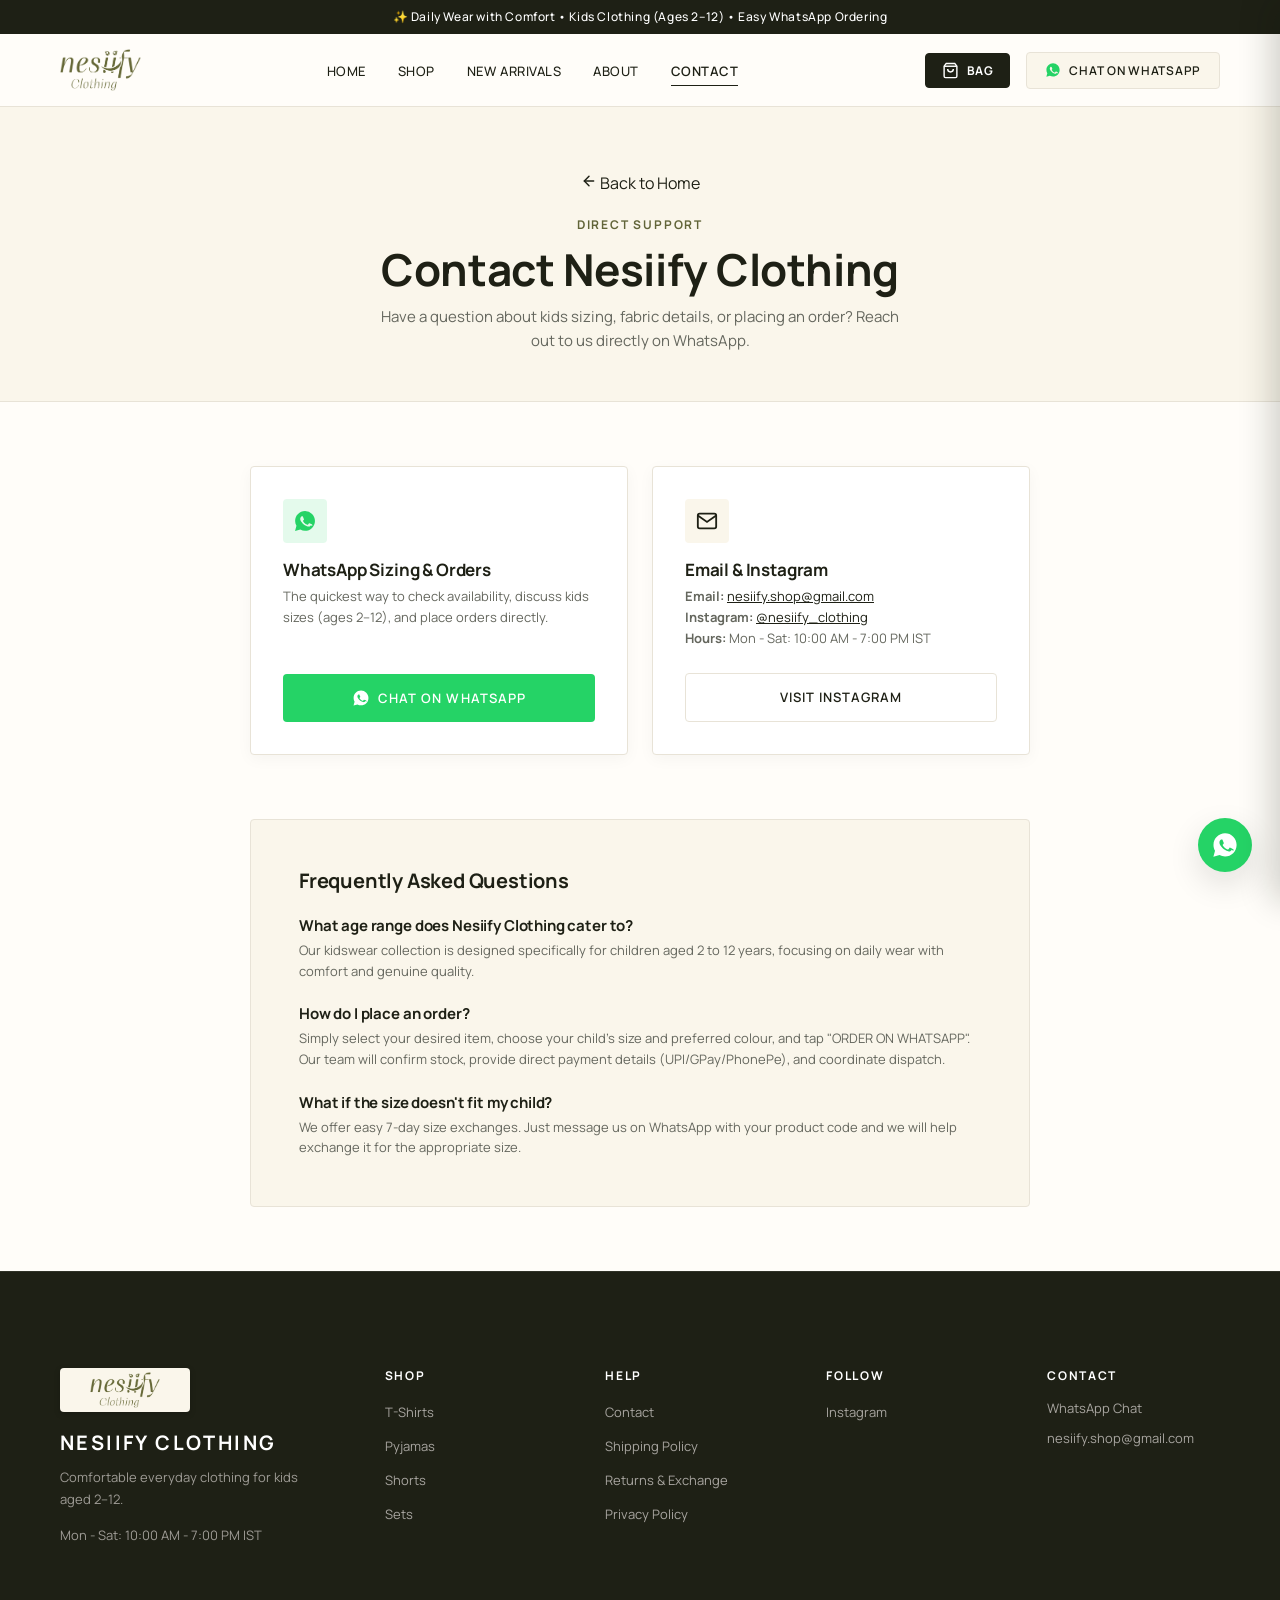
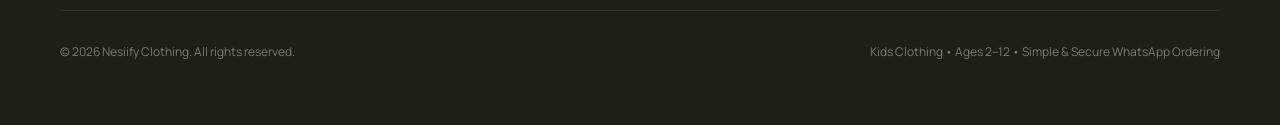
<file: contact.html>
<!DOCTYPE html>
<html lang="en">

<head>
  <meta charset="UTF-8">
  <meta name="viewport" content="width=device-width, initial-scale=1.0">
  <title>Contact Nesiify Clothing</title>
  <meta name="description"
    content="Contact Nesiify Clothing directly on WhatsApp or Email for kidswear size recommendations, order queries, and dispatch assistance.">

  <link rel="icon" type="image/jpeg" href="assets/logo/nesiify_logo.jpeg">

  <!-- Google Fonts: Manrope -->
  <link rel="preconnect" href="https://fonts.googleapis.com">
  <link rel="preconnect" href="https://fonts.gstatic.com" crossorigin>
  <link href="https://fonts.googleapis.com/css2?family=Manrope:wght@400;500;600;700;800&display=swap" rel="stylesheet">

  <!-- Stylesheets -->
  <link rel="stylesheet" href="css/variables.css">
  <link rel="stylesheet" href="css/global.css">
  <link rel="stylesheet" href="css/navbar.css">
  <link rel="stylesheet" href="css/cart.css">
  <link rel="stylesheet" href="css/footer.css">
  <link rel="stylesheet" href="css/responsive.css">
  <style>
    .contact-hero {
      padding: var(--space-3xl) 0 var(--space-2xl) 0;
      text-align: center;
      background-color: var(--color-bg-secondary);
      border-bottom: 1px solid var(--color-border);
    }

    .contact-hero-title {
      font-size: clamp(30px, 4vw, 44px);
      font-weight: var(--weight-bold);
      color: var(--color-primary-dark);
      margin-bottom: var(--space-xs);
    }

    .contact-hero-sub {
      font-size: var(--font-size-base);
      color: var(--color-text-secondary);
      max-width: 540px;
      margin: 0 auto;
      line-height: 1.6;
    }

    .contact-wrapper {
      max-width: 820px;
      margin: 0 auto;
      padding: var(--space-3xl) var(--container-pad);
    }

    .contact-cards-grid {
      display: grid;
      grid-template-columns: repeat(2, 1fr);
      gap: var(--space-lg);
      margin-bottom: var(--space-3xl);
    }

    .contact-card {
      padding: var(--space-xl);
      border: 1px solid var(--color-border);
      border-radius: var(--radius-sm);
      background-color: var(--color-white);
      display: flex;
      flex-direction: column;
      align-items: flex-start;
      box-shadow: var(--shadow-subtle);
    }

    .contact-card-icon {
      width: 44px;
      height: 44px;
      border-radius: var(--radius-sm);
      display: flex;
      align-items: center;
      justify-content: center;
      margin-bottom: var(--space-md);
    }

    .contact-card-icon.is-wa {
      background-color: rgba(37, 211, 102, 0.12);
      color: var(--color-whatsapp-dark);
    }

    .contact-card-icon.is-wa svg {
      width: 24px;
      height: 24px;
      fill: var(--color-whatsapp);
    }

    .contact-card-icon.is-neutral {
      background-color: var(--color-bg-secondary);
      color: var(--color-primary-dark);
    }

    .contact-card-icon.is-neutral svg {
      width: 22px;
      height: 22px;
    }

    .contact-card-title {
      font-size: var(--font-size-md);
      font-weight: var(--weight-bold);
      color: var(--color-primary-dark);
      margin-bottom: 6px;
    }

    .contact-card-desc {
      font-size: var(--font-size-sm);
      color: var(--color-text-secondary);
      line-height: 1.6;
      margin-bottom: var(--space-lg);
      flex-grow: 1;
    }

    .faq-section-box {
      background-color: var(--color-bg-secondary);
      border-radius: var(--radius-sm);
      padding: var(--space-2xl);
      border: 1px solid var(--color-border);
    }

    .faq-title {
      font-size: var(--font-size-lg);
      font-weight: var(--weight-bold);
      margin-bottom: var(--space-lg);
      color: var(--color-primary-dark);
    }

    .faq-item {
      margin-bottom: var(--space-lg);
    }

    .faq-item:last-child {
      margin-bottom: 0;
    }

    .faq-q {
      font-size: var(--font-size-base);
      font-weight: var(--weight-bold);
      color: var(--color-primary-dark);
      margin-bottom: 4px;
    }

    .faq-a {
      font-size: var(--font-size-sm);
      color: var(--color-text-secondary);
      line-height: 1.6;
    }

    @media (max-width: 640px) {
      .contact-cards-grid {
        grid-template-columns: 1fr;
      }
    }
  </style>
</head>

<body>
  <a href="#mainContent" class="skip-link">Skip to main content</a>

  <!-- Announcement Bar -->
  <aside class="announcement-bar" aria-label="Announcement">
    <span>✨ Daily Wear with Comfort &bull; Kids Clothing (Ages 2–12) &bull; Easy WhatsApp Ordering</span>
  </aside>

  <!-- Navbar -->
  <header class="site-header">
    <div class="container navbar">
      <a href="index.html" class="brand-logo" aria-label="Nesiify Clothing Home">
        <div class="brand-logo-wrapper">
          <img src="assets/logo/nesiify_logo.jpeg" alt="Nesiify Clothing Logo" class="brand-logo-img">
        </div>
      </a>

      <nav aria-label="Primary Navigation">
        <ul class="nav-links">
          <li><a href="index.html" class="nav-link">Home</a></li>
          <li><a href="shop.html" class="nav-link">Shop</a></li>
          <li><a href="shop.html?category=new-arrivals" class="nav-link">New Arrivals</a></li>
          <li><a href="about.html" class="nav-link">About</a></li>
          <li><a href="contact.html" class="nav-link is-active">Contact</a></li>
        </ul>
      </nav>

      <div class="nav-actions">
        <button type="button" class="nav-wa-btn btn-whatsapp-chat"
          data-whatsapp-msg="Hi! I have a question about Nesiify Clothing." aria-label="Chat on WhatsApp">
          <svg viewBox="0 0 24 24" aria-hidden="true">
            <path
              d="M12.04 2c-5.46 0-9.91 4.45-9.91 9.91 0 1.75.46 3.45 1.32 4.95L2.05 22l5.25-1.38c1.45.79 3.08 1.21 4.74 1.21 5.46 0 9.91-4.45 9.91-9.91 0-2.65-1.03-5.14-2.9-7.01A9.816 9.816 0 0 0 12.04 2zm5.8 14.15c-.24.68-1.2 1.25-1.72 1.33-.48.07-1.1.1-3.21-.78-2.69-1.12-4.43-3.84-4.57-4.02-.13-.18-1.1-1.46-1.1-2.79 0-1.33.7-1.98.95-2.25.24-.26.54-.33.72-.33.18 0 .36 0 .52.01.17.01.4.06.61.56.24.58.82 2 .89 2.15.07.15.11.33.02.53-.1.19-.15.31-.3.48-.15.18-.31.39-.44.52-.15.15-.31.31-.13.62.18.31.78 1.29 1.68 2.09 1.15 1.03 2.13 1.35 2.43 1.5.3.15.48.13.66-.08.18-.21.78-.91.99-1.22.21-.31.42-.26.7-.16.29.1 1.83.86 2.14 1.02.31.15.52.23.6.36.07.12.07.72-.17 1.4z" />
          </svg>
          <span>Chat on WhatsApp</span>
        </button>

        <button type="button" class="mobile-menu-toggle" aria-label="Open mobile menu" aria-expanded="false">
          <span class="hamburger-line"></span>
          <span class="hamburger-line"></span>
          <span class="hamburger-line"></span>
        </button>
      </div>
    </div>
  </header>

  <!-- Mobile Drawer -->
  <div class="mobile-drawer-overlay"></div>
  <div class="mobile-drawer" role="dialog" aria-modal="true" aria-label="Mobile Navigation">
    <div class="mobile-drawer-header">
      <div class="brand-logo-wrapper">
        <img src="assets/logo/nesiify_logo.jpeg" alt="Nesiify Clothing Logo" class="brand-logo-img">
      </div>
      <button type="button" class="mobile-drawer-close" aria-label="Close menu">&times;</button>
    </div>
    <ul class="mobile-nav-links">
      <li><a href="index.html" class="mobile-nav-link">Home</a></li>
      <li><a href="shop.html" class="mobile-nav-link">Shop Collection</a></li>
      <li><a href="shop.html?category=new-arrivals" class="mobile-nav-link">New Arrivals</a></li>
      <li><a href="about.html" class="mobile-nav-link">About Us</a></li>
      <li><a href="contact.html" class="mobile-nav-link is-active">Contact</a></li>
      <li><a href="policies/shipping.html" class="mobile-nav-link"
          style="font-size: 14px; color: var(--color-text-secondary);">Shipping Policy</a></li>
      <li><a href="policies/returns.html" class="mobile-nav-link"
          style="font-size: 14px; color: var(--color-text-secondary);">Returns & Exchanges</a></li>
    </ul>
    <div class="mobile-drawer-footer">
      <button type="button" class="btn btn-whatsapp btn-whatsapp-chat" style="width: 100%;"
        data-whatsapp-msg="Hi! I have a question about Nesiify Clothing.">
        <svg viewBox="0 0 24 24" aria-hidden="true" style="width:18px;height:18px;fill:currentColor;">
          <path
            d="M12.04 2c-5.46 0-9.91 4.45-9.91 9.91 0 1.75.46 3.45 1.32 4.95L2.05 22l5.25-1.38c1.45.79 3.08 1.21 4.74 1.21 5.46 0 9.91-4.45 9.91-9.91 0-2.65-1.03-5.14-2.9-7.01A9.816 9.816 0 0 0 12.04 2zm5.8 14.15c-.24.68-1.2 1.25-1.72 1.33-.48.07-1.1.1-3.21-.78-2.69-1.12-4.43-3.84-4.57-4.02-.13-.18-1.1-1.46-1.1-2.79 0-1.33.7-1.98.95-2.25.24-.26.54-.33.72-.33.18 0 .36 0 .52.01.17.01.4.06.61.56.24.58.82 2 .89 2.15.07.15.11.33.02.53-.1.19-.15.31-.3.48-.15.18-.31.39-.44.52-.15.15-.31.31-.13.62.18.31.78 1.29 1.68 2.09 1.15 1.03 2.13 1.35 2.43 1.5.3.15.48.13.66-.08.18-.21.78-.91.99-1.22.21-.31.42-.26.7-.16.29.1 1.83.86 2.14 1.02.31.15.52.23.6.36.07.12.07.72-.17 1.4z" />
        </svg>
        <span>CHAT ON WHATSAPP</span>
      </button>
    </div>
  </div>

  <!-- Main Content -->
  <main id="mainContent" class="main-content">
    <section class="contact-hero">
      <div class="container">
        <!-- Back to Home Nav -->
        <div class="page-back-nav" style="margin-bottom: var(--space-md);">
          <a href="index.html" class="back-nav-btn" aria-label="Back to Home">
            <svg width="16" height="16" viewBox="0 0 24 24" fill="none" stroke="currentColor" stroke-width="2.2"
              stroke-linecap="round" stroke-linejoin="round" aria-hidden="true">
              <line x1="19" y1="12" x2="5" y2="12"></line>
              <polyline points="12 19 5 12 12 5"></polyline>
            </svg>
            <span>Back to Home</span>
          </a>
        </div>
        <span class="section-tag">Direct Support</span>
        <h1 class="contact-hero-title">Contact Nesiify Clothing</h1>
        <p class="contact-hero-sub">Have a question about kids sizing, fabric details, or placing an order? Reach out to
          us directly on WhatsApp.</p>
      </div>
    </section>

    <div class="container contact-wrapper">
      <div class="contact-cards-grid">
        <!-- WhatsApp Card -->
        <div class="contact-card">
          <div class="contact-card-icon is-wa">
            <svg viewBox="0 0 24 24">
              <path
                d="M12.04 2c-5.46 0-9.91 4.45-9.91 9.91 0 1.75.46 3.45 1.32 4.95L2.05 22l5.25-1.38c1.45.79 3.08 1.21 4.74 1.21 5.46 0 9.91-4.45 9.91-9.91 0-2.65-1.03-5.14-2.9-7.01A9.816 9.816 0 0 0 12.04 2zm5.8 14.15c-.24.68-1.2 1.25-1.72 1.33-.48.07-1.1.1-3.21-.78-2.69-1.12-4.43-3.84-4.57-4.02-.13-.18-1.1-1.46-1.1-2.79 0-1.33.7-1.98.95-2.25.24-.26.54-.33.72-.33.18 0 .36 0 .52.01.17.01.4.06.61.56.24.58.82 2 .89 2.15.07.15.11.33.02.53-.1.19-.15.31-.3.48-.15.18-.31.39-.44.52-.15.15-.31.31-.13.62.18.31.78 1.29 1.68 2.09 1.15 1.03 2.13 1.35 2.43 1.5.3.15.48.13.66-.08.18-.21.78-.91.99-1.22.21-.31.42-.26.7-.16.29.1 1.83.86 2.14 1.02.31.15.52.23.6.36.07.12.07.72-.17 1.4z" />
            </svg>
          </div>
          <h2 class="contact-card-title">WhatsApp Sizing & Orders</h2>
          <p class="contact-card-desc">The quickest way to check availability, discuss kids sizes (ages 2–12), and place
            orders directly.</p>
          <button type="button" class="btn btn-whatsapp btn-whatsapp-chat" style="width: 100%;"
            data-whatsapp-msg="Hi! I would like to inquire about Nesiify Clothing kidswear.">
            <svg viewBox="0 0 24 24" aria-hidden="true" style="width: 18px; height: 18px; fill: currentColor;">
              <path
                d="M12.04 2c-5.46 0-9.91 4.45-9.91 9.91 0 1.75.46 3.45 1.32 4.95L2.05 22l5.25-1.38c1.45.79 3.08 1.21 4.74 1.21 5.46 0 9.91-4.45 9.91-9.91 0-2.65-1.03-5.14-2.9-7.01A9.816 9.816 0 0 0 12.04 2zm5.8 14.15c-.24.68-1.2 1.25-1.72 1.33-.48.07-1.1.1-3.21-.78-2.69-1.12-4.43-3.84-4.57-4.02-.13-.18-1.1-1.46-1.1-2.79 0-1.33.7-1.98.95-2.25.24-.26.54-.33.72-.33.18 0 .36 0 .52.01.17.01.4.06.61.56.24.58.82 2 .89 2.15.07.15.11.33.02.53-.1.19-.15.31-.3.48-.15.18-.31.39-.44.52-.15.15-.31.31-.13.62.18.31.78 1.29 1.68 2.09 1.15 1.03 2.13 1.35 2.43 1.5.3.15.48.13.66-.08.18-.21.78-.91.99-1.22.21-.31.42-.26.7-.16.29.1 1.83.86 2.14 1.02.31.15.52.23.6.36.07.12.07.72-.17 1.4z" />
            </svg>
            <span>CHAT ON WHATSAPP</span>
          </button>
        </div>

        <!-- Email & Instagram Card -->
        <div class="contact-card">
          <div class="contact-card-icon is-neutral">
            <svg viewBox="0 0 24 24" fill="none" stroke="currentColor" stroke-width="2">
              <path d="M4 4h16c1.1 0 2 .9 2 2v12c0 1.1-.9 2-2 2H4c-1.1 0-2-.9-2-2V6c0-1.1.9-2 2-2z" />
              <polyline points="22,6 12,13 2,6" />
            </svg>
          </div>
          <h2 class="contact-card-title">Email & Instagram</h2>
          <p class="contact-card-desc">
            <strong>Email:</strong> <a href="mailto:nesiify.shop@gmail.com"
              style="color: var(--color-primary-dark); text-decoration: underline;">nesiify.shop@gmail.com</a><br>
            <strong>Instagram:</strong> <a href="#" data-config="instagramUrl"
              style="color: var(--color-primary-dark); text-decoration: underline;">@nesiify_clothing</a><br>
            <strong>Hours:</strong> <span data-config="businessHours">Mon - Sat: 10:00 AM - 7:00 PM IST</span>
          </p>
          <a href="#" class="btn btn-secondary" style="width: 100%;" data-config="instagramUrl">VISIT INSTAGRAM</a>
        </div>
      </div>

      <!-- FAQ Section -->
      <div class="faq-section-box">
        <h3 class="faq-title">Frequently Asked Questions</h3>
        <div class="faq-item">
          <h4 class="faq-q">What age range does Nesiify Clothing cater to?</h4>
          <p class="faq-a">Our kidswear collection is designed specifically for children aged 2 to 12 years, focusing on
            daily wear with comfort and genuine quality.</p>
        </div>
        <div class="faq-item">
          <h4 class="faq-q">How do I place an order?</h4>
          <p class="faq-a">Simply select your desired item, choose your child's size and preferred colour, and tap
            "ORDER ON WHATSAPP". Our team will confirm stock, provide direct payment details (UPI/GPay/PhonePe), and
            coordinate dispatch.</p>
        </div>
        <div class="faq-item">
          <h4 class="faq-q">What if the size doesn't fit my child?</h4>
          <p class="faq-a">We offer easy 7-day size exchanges. Just message us on WhatsApp with your product code and we
            will help exchange it for the appropriate size.</p>
        </div>
      </div>
    </div>
  </main>

  <!-- Footer -->
  <footer class="site-footer">
    <div class="container">
      <div class="footer-grid">
        <div class="footer-col-brand">
          <div class="footer-logo-wrapper">
            <img src="assets/logo/nesiify_logo.jpeg" alt="Nesiify Clothing Logo" class="footer-logo-img">
          </div>
          <div class="footer-brand-title">Nesiify Clothing</div>
          <p class="footer-brand-desc">Comfortable everyday clothing for kids aged 2–12.</p>
          <div class="footer-contact-item">
            <span style="font-size: 13px; color: #9E9B95;" data-config="businessHours">Mon - Sat: 10:00 AM - 7:00 PM
              IST</span>
          </div>
        </div>

        <div>
          <h4 class="footer-heading">SHOP</h4>
          <ul class="footer-links">
            <li><a href="shop.html?category=t-shirts" class="footer-link">T-Shirts</a></li>
            <li><a href="shop.html?category=pyjamas" class="footer-link">Pyjamas</a></li>
            <li><a href="shop.html?category=shorts" class="footer-link">Shorts</a></li>
            <li><a href="shop.html?category=sets" class="footer-link">Sets</a></li>
          </ul>
        </div>

        <div>
          <h4 class="footer-heading">HELP</h4>
          <ul class="footer-links">
            <li><a href="contact.html" class="footer-link">Contact</a></li>
            <li><a href="policies/shipping.html" class="footer-link">Shipping Policy</a></li>
            <li><a href="policies/returns.html" class="footer-link">Returns & Exchange</a></li>
            <li><a href="policies/privacy.html" class="footer-link">Privacy Policy</a></li>
          </ul>
        </div>

        <div>
          <h4 class="footer-heading">FOLLOW</h4>
          <ul class="footer-links">
            <li><a href="#" class="footer-link" data-config="instagramUrl">Instagram</a></li>
          </ul>
        </div>

        <div>
          <h4 class="footer-heading">CONTACT</h4>
          <ul class="footer-links">
            <li class="footer-contact-item">
              <a href="#" class="footer-link btn-whatsapp-chat"
                data-whatsapp-msg="Hi! I would like to inquire about Nesiify Clothing.">WhatsApp Chat</a>
            </li>
            <li class="footer-contact-item">
              <a href="#" class="footer-link" data-config="email">nesiify.shop@gmail.com</a>
            </li>
          </ul>
        </div>
      </div>

      <div class="footer-bottom">
        <div>&copy; <span data-config="copyrightYear">2026</span> Nesiify Clothing. All rights reserved.</div>
        <div>Kids Clothing &bull; Ages 2–12 &bull; Simple & Secure WhatsApp Ordering</div>
      </div>
    </div>
  </footer>

  <!-- Mobile Fixed Bottom Navigation Bar -->
  <nav class="bottom-nav-bar" aria-label="Mobile Navigation Bar">
    <div class="bottom-nav-grid">
      <a href="index.html" class="bottom-nav-item">
        <svg viewBox="0 0 24 24" fill="none" stroke="currentColor" stroke-width="2">
          <path d="M3 9l9-7 9 7v11a2 2 0 0 1-2 2H5a2 2 0 0 1-2-2z" />
          <polyline points="9 22 9 12 15 12 15 22" />
        </svg>
        <span>Home</span>
      </a>
      <a href="shop.html" class="bottom-nav-item">
        <svg viewBox="0 0 24 24" fill="none" stroke="currentColor" stroke-width="2">
          <rect x="3" y="3" width="7" height="7" />
          <rect x="14" y="3" width="7" height="7" />
          <rect x="14" y="14" width="7" height="7" />
          <rect x="3" y="14" width="7" height="7" />
        </svg>
        <span>Shop</span>
      </a>
      <a href="#" class="bottom-nav-item is-wa btn-whatsapp-chat" data-whatsapp-msg="Hi! I am on your contact page."
        aria-label="WhatsApp Chat">
        <svg viewBox="0 0 24 24" fill="currentColor">
          <path
            d="M12.04 2c-5.46 0-9.91 4.45-9.91 9.91 0 1.75.46 3.45 1.32 4.95L2.05 22l5.25-1.38c1.45.79 3.08 1.21 4.74 1.21 5.46 0 9.91-4.45 9.91-9.91 0-2.65-1.03-5.14-2.9-7.01A9.816 9.816 0 0 0 12.04 2zm5.8 14.15c-.24.68-1.2 1.25-1.72 1.33-.48.07-1.1.1-3.21-.78-2.69-1.12-4.43-3.84-4.57-4.02-.13-.18-1.1-1.46-1.1-2.79 0-1.33.7-1.98.95-2.25.24-.26.54-.33.72-.33.18 0 .36 0 .52.01.17.01.4.06.61.56.24.58.82 2 .89 2.15.07.15.11.33.02.53-.1.19-.15.31-.3.48-.15.18-.31.39-.44.52-.15.15-.31.31-.13.62.18.31.78 1.29 1.68 2.09 1.15 1.03 2.13 1.35 2.43 1.5.3.15.48.13.66-.08.18-.21.78-.91.99-1.22.21-.31.42-.26.7-.16.29.1 1.83.86 2.14 1.02.31.15.52.23.6.36.07.12.07.72-.17 1.4z" />
        </svg>
        <span>WhatsApp</span>
      </a>
      <a href="#" class="bottom-nav-item" data-trigger-mobile-menu aria-label="Open menu">
        <svg viewBox="0 0 24 24" fill="none" stroke="currentColor" stroke-width="2">
          <line x1="3" y1="12" x2="21" y2="12" />
          <line x1="3" y1="6" x2="21" y2="6" />
          <line x1="3" y1="18" x2="21" y2="18" />
        </svg>
        <span>Menu</span>
      </a>
    </div>
  </nav>

  <!-- Floating WhatsApp Button -->
  <a href="#" class="floating-whatsapp" aria-label="Direct WhatsApp Chat">
    <svg viewBox="0 0 24 24" aria-hidden="true">
      <path
        d="M12.04 2c-5.46 0-9.91 4.45-9.91 9.91 0 1.75.46 3.45 1.32 4.95L2.05 22l5.25-1.38c1.45.79 3.08 1.21 4.74 1.21 5.46 0 9.91-4.45 9.91-9.91 0-2.65-1.03-5.14-2.9-7.01A9.816 9.816 0 0 0 12.04 2zm5.8 14.15c-.24.68-1.2 1.25-1.72 1.33-.48.07-1.1.1-3.21-.78-2.69-1.12-4.43-3.84-4.57-4.02-.13-.18-1.1-1.46-1.1-2.79 0-1.33.7-1.98.95-2.25.24-.26.54-.33.72-.33.18 0 .36 0 .52.01.17.01.4.06.61.56.24.58.82 2 .89 2.15.07.15.11.33.02.53-.1.19-.15.31-.3.48-.15.18-.31.39-.44.52-.15.15-.31.31-.13.62.18.31.78 1.29 1.68 2.09 1.15 1.03 2.13 1.35 2.43 1.5.3.15.48.13.66-.08.18-.21.78-.91.99-1.22.21-.31.42-.26.7-.16.29.1 1.83.86 2.14 1.02.31.15.52.23.6.36.07.12.07.72-.17 1.4z" />
    </svg>
  </a>

  <!-- JavaScript Modules -->
  <script src="js/config.js"></script>
  <script src="js/whatsapp.js"></script>
  <script src="js/cart.js"></script>
  <script src="js/navbar.js"></script>
  <script src="js/main.js"></script>
</body>

</html>
</file>
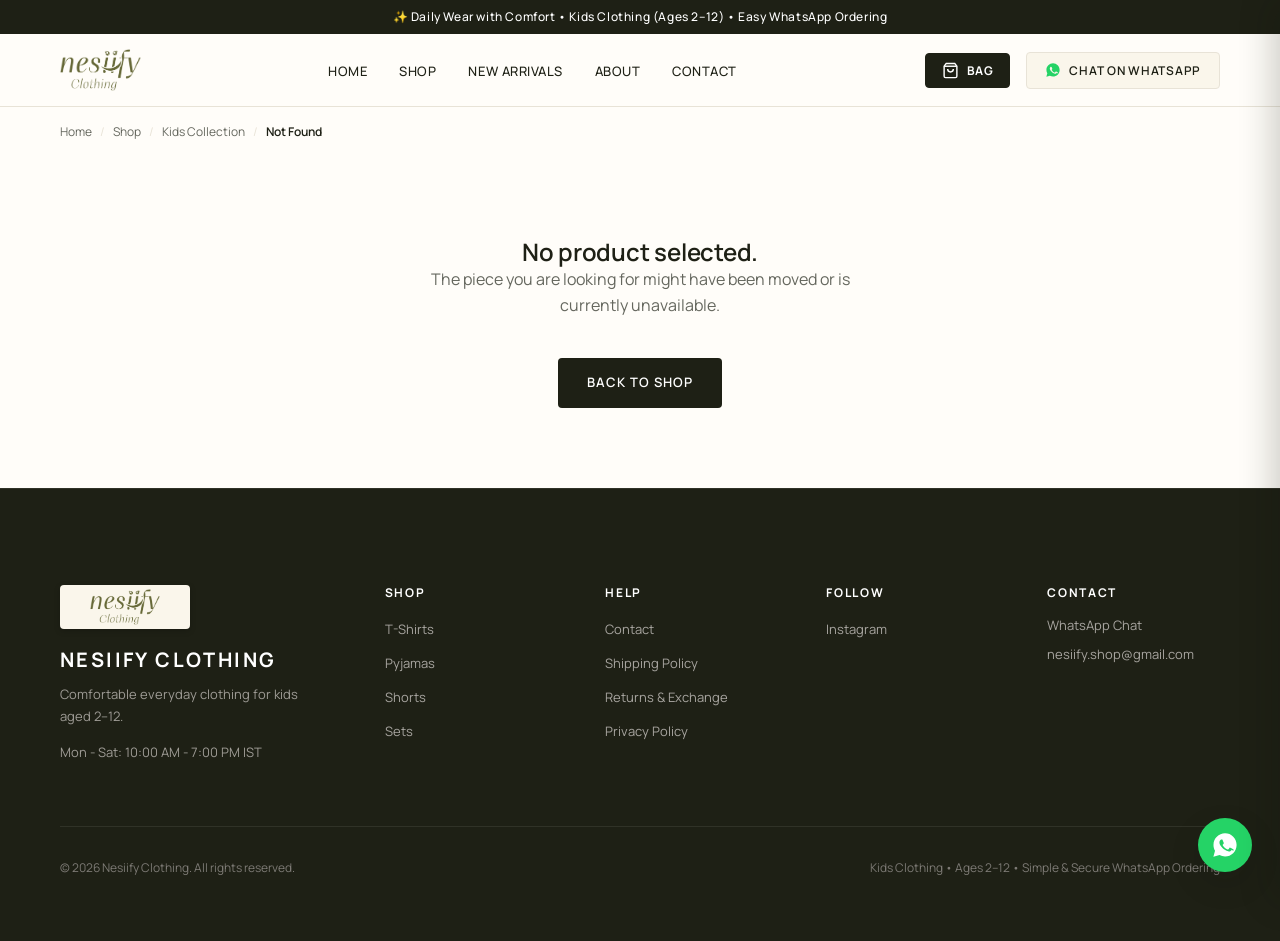
<file: product.html>
<!DOCTYPE html>
<html lang="en">

<head>
  <meta charset="UTF-8">
  <meta name="viewport" content="width=device-width, initial-scale=1.0">
  <title>Product Details | Nesiify Clothing</title>
  <meta name="description"
    content="View kids clothing details, fabric specifications, age ranges, and size options. Order directly through WhatsApp with instant confirmation from Nesiify Clothing.">

  <link rel="icon" type="image/webp" href="assets/logo/nesiify_logo.webp">

  <!-- Google Fonts: Manrope -->
  <link rel="preconnect" href="https://fonts.googleapis.com">
  <link rel="preconnect" href="https://fonts.gstatic.com" crossorigin>
  <link href="https://fonts.googleapis.com/css2?family=Manrope:wght@400;500;600;700;800&display=swap" rel="stylesheet">

  <!-- Stylesheets -->
  <link rel="stylesheet" href="css/variables.css">
  <link rel="stylesheet" href="css/global.css">
  <link rel="stylesheet" href="css/navbar.css">
  <link rel="stylesheet" href="css/product-detail.css">
  <link rel="stylesheet" href="css/cart.css">
  <link rel="stylesheet" href="css/footer.css">
  <link rel="stylesheet" href="css/responsive.css">
</head>

<body>
  <!-- Accessibility Skip Link -->
  <a href="#mainContent" class="skip-link">Skip to main content</a>

  <!-- Announcement Bar -->
  <aside class="announcement-bar" aria-label="Announcement">
    <span>✨ Daily Wear with Comfort &bull; Kids Clothing (Ages 2–12) &bull; Easy WhatsApp Ordering</span>
  </aside>

  <!-- Navbar -->
  <header class="site-header">
    <div class="container navbar">
      <a href="index.html" class="brand-logo" aria-label="Nesiify Clothing Home">
        <div class="brand-logo-wrapper">
          <img src="assets/logo/nesiify_logo.webp" alt="Nesiify Clothing Logo" class="brand-logo-img">
        </div>
      </a>

      <!-- Desktop Navigation Links -->
      <nav aria-label="Primary Navigation">
        <ul class="nav-links">
          <li><a href="index.html" class="nav-link">Home</a></li>
          <li><a href="shop.html" class="nav-link is-active">Shop</a></li>
          <li><a href="shop.html?category=new-arrivals" class="nav-link">New Arrivals</a></li>
          <li><a href="about.html" class="nav-link">About</a></li>
          <li><a href="contact.html" class="nav-link">Contact</a></li>
        </ul>
      </nav>

      <!-- Desktop WhatsApp Action Button -->
      <div class="nav-actions">
        <button type="button" class="nav-wa-btn btn-whatsapp-chat"
          data-whatsapp-msg="Hi! I have a question about a product." aria-label="Chat on WhatsApp">
          <svg viewBox="0 0 24 24" aria-hidden="true">
            <path
              d="M12.04 2c-5.46 0-9.91 4.45-9.91 9.91 0 1.75.46 3.45 1.32 4.95L2.05 22l5.25-1.38c1.45.79 3.08 1.21 4.74 1.21 5.46 0 9.91-4.45 9.91-9.91 0-2.65-1.03-5.14-2.9-7.01A9.816 9.816 0 0 0 12.04 2zm5.8 14.15c-.24.68-1.2 1.25-1.72 1.33-.48.07-1.1.1-3.21-.78-2.69-1.12-4.43-3.84-4.57-4.02-.13-.18-1.1-1.46-1.1-2.79 0-1.33.7-1.98.95-2.25.24-.26.54-.33.72-.33.18 0 .36 0 .52.01.17.01.4.06.61.56.24.58.82 2 .89 2.15.07.15.11.33.02.53-.1.19-.15.31-.3.48-.15.18-.31.39-.44.52-.15.15-.31.31-.13.62.18.31.78 1.29 1.68 2.09 1.15 1.03 2.13 1.35 2.43 1.5.3.15.48.13.66-.08.18-.21.78-.91.99-1.22.21-.31.42-.26.7-.16.29.1 1.83.86 2.14 1.02.31.15.52.23.6.36.07.12.07.72-.17 1.4z" />
          </svg>
          <span>Chat on WhatsApp</span>
        </button>

        <button type="button" class="mobile-menu-toggle" aria-label="Open mobile menu" aria-expanded="false">
          <span class="hamburger-line"></span>
          <span class="hamburger-line"></span>
          <span class="hamburger-line"></span>
        </button>
      </div>
    </div>
  </header>

  <!-- Mobile Drawer -->
  <div class="mobile-drawer-overlay"></div>
  <div class="mobile-drawer" role="dialog" aria-modal="true" aria-label="Mobile Navigation">
    <div class="mobile-drawer-header">
      <div class="brand-logo-wrapper">
        <img src="assets/logo/nesiify_logo.webp" alt="Nesiify Clothing Logo" class="brand-logo-img">
      </div>
      <button type="button" class="mobile-drawer-close" aria-label="Close menu">&times;</button>
    </div>
    <ul class="mobile-nav-links">
      <li><a href="index.html" class="mobile-nav-link">Home</a></li>
      <li><a href="shop.html" class="mobile-nav-link is-active">Shop Collection</a></li>
      <li><a href="shop.html?category=new-arrivals" class="mobile-nav-link">New Arrivals</a></li>
      <li><a href="about.html" class="mobile-nav-link">About Us</a></li>
      <li><a href="contact.html" class="mobile-nav-link">Contact</a></li>
      <li><a href="policies/shipping.html" class="mobile-nav-link"
          style="font-size: 14px; color: var(--color-text-secondary);">Shipping Policy</a></li>
      <li><a href="policies/returns.html" class="mobile-nav-link"
          style="font-size: 14px; color: var(--color-text-secondary);">Returns & Exchanges</a></li>
    </ul>
    <div class="mobile-drawer-footer">
      <button type="button" class="btn btn-whatsapp btn-whatsapp-chat" style="width: 100%;"
        data-whatsapp-msg="Hi! I have a question about this product.">
        <svg viewBox="0 0 24 24" aria-hidden="true" style="width:18px;height:18px;fill:currentColor;">
          <path
            d="M12.04 2c-5.46 0-9.91 4.45-9.91 9.91 0 1.75.46 3.45 1.32 4.95L2.05 22l5.25-1.38c1.45.79 3.08 1.21 4.74 1.21 5.46 0 9.91-4.45 9.91-9.91 0-2.65-1.03-5.14-2.9-7.01A9.816 9.816 0 0 0 12.04 2zm5.8 14.15c-.24.68-1.2 1.25-1.72 1.33-.48.07-1.1.1-3.21-.78-2.69-1.12-4.43-3.84-4.57-4.02-.13-.18-1.1-1.46-1.1-2.79 0-1.33.7-1.98.95-2.25.24-.26.54-.33.72-.33.18 0 .36 0 .52.01.17.01.4.06.61.56.24.58.82 2 .89 2.15.07.15.11.33.02.53-.1.19-.15.31-.3.48-.15.18-.31.39-.44.52-.15.15-.31.31-.13.62.18.31.78 1.29 1.68 2.09 1.15 1.03 2.13 1.35 2.43 1.5.3.15.48.13.66-.08.18-.21.78-.91.99-1.22.21-.31.42-.26.7-.16.29.1 1.83.86 2.14 1.02.31.15.52.23.6.36.07.12.07.72-.17 1.4z" />
        </svg>
        <span>CHAT ON WHATSAPP</span>
      </button>
    </div>
  </div>

  <!-- Main Content -->
  <main id="mainContent" class="main-content">
    <div class="container">
      <!-- Breadcrumb -->
      <nav class="breadcrumb-nav" aria-label="Breadcrumb">
        <ul class="breadcrumb-list">
          <li class="breadcrumb-item"><a href="index.html">Home</a></li>
          <li class="breadcrumb-separator">/</li>
          <li class="breadcrumb-item"><a href="shop.html">Shop</a></li>
          <li class="breadcrumb-separator">/</li>
          <li class="breadcrumb-item"><a href="#" id="breadcrumbCategory">Kids Collection</a></li>
          <li class="breadcrumb-separator">/</li>
          <li class="breadcrumb-item is-current" aria-current="page" id="breadcrumbProductName">Loading...</li>
        </ul>
      </nav>

      <!-- Dynamic Product Detail Container -->
      <div id="productDetailContainer" class="product-detail-container">
        <div class="state-message" style="padding: 100px 20px; text-align: center; color: var(--color-text-secondary);">
          <p>Loading product details...</p>
        </div>
      </div>
    </div>
  </main>

  <!-- Footer -->
  <footer class="site-footer">
    <div class="container">
      <div class="footer-grid">
        <div class="footer-col-brand">
          <div class="footer-logo-wrapper">
            <img src="assets/logo/nesiify_logo.webp" alt="Nesiify Clothing Logo" class="footer-logo-img">
          </div>
          <div class="footer-brand-title">Nesiify Clothing</div>
          <p class="footer-brand-desc">Comfortable everyday clothing for kids aged 2–12.</p>
          <div class="footer-contact-item">
            <span style="font-size: 13px; color: #9E9B95;" data-config="businessHours">Mon - Sat: 10:00 AM - 7:00 PM
              IST</span>
          </div>
        </div>

        <div>
          <h4 class="footer-heading">SHOP</h4>
          <ul class="footer-links">
            <li><a href="shop.html?category=t-shirts" class="footer-link">T-Shirts</a></li>
            <li><a href="shop.html?category=pyjamas" class="footer-link">Pyjamas</a></li>
            <li><a href="shop.html?category=shorts" class="footer-link">Shorts</a></li>
            <li><a href="shop.html?category=sets" class="footer-link">Sets</a></li>
          </ul>
        </div>

        <div>
          <h4 class="footer-heading">HELP</h4>
          <ul class="footer-links">
            <li><a href="contact.html" class="footer-link">Contact</a></li>
            <li><a href="policies/shipping.html" class="footer-link">Shipping Policy</a></li>
            <li><a href="policies/returns.html" class="footer-link">Returns & Exchange</a></li>
            <li><a href="policies/privacy.html" class="footer-link">Privacy Policy</a></li>
          </ul>
        </div>

        <div>
          <h4 class="footer-heading">FOLLOW</h4>
          <ul class="footer-links">
            <li><a href="#" class="footer-link" data-config="instagramUrl">Instagram</a></li>
          </ul>
        </div>

        <div>
          <h4 class="footer-heading">CONTACT</h4>
          <ul class="footer-links">
            <li class="footer-contact-item">
              <a href="#" class="footer-link btn-whatsapp-chat"
                data-whatsapp-msg="Hi! I would like to inquire about Nesiify Clothing.">WhatsApp Chat</a>
            </li>
            <li class="footer-contact-item">
              <a href="#" class="footer-link" data-config="email">nesiify.shop@gmail.com</a>
            </li>
          </ul>
        </div>
      </div>

      <div class="footer-bottom">
        <div>&copy; <span data-config="copyrightYear">2026</span> Nesiify Clothing. All rights reserved.</div>
        <div>Kids Clothing &bull; Ages 2–12 &bull; Simple & Secure WhatsApp Ordering</div>
      </div>
    </div>
  </footer>

  <!-- Bottom Navigation Bar for Mobile -->
  <nav class="bottom-nav-bar" aria-label="Mobile Navigation Bar">
    <div class="bottom-nav-grid">
      <a href="index.html" class="bottom-nav-item">
        <svg viewBox="0 0 24 24" fill="none" stroke="currentColor" stroke-width="2">
          <path d="M3 9l9-7 9 7v11a2 2 0 0 1-2 2H5a2 2 0 0 1-2-2z" />
          <polyline points="9 22 9 12 15 12 15 22" />
        </svg>
        <span>Home</span>
      </a>
      <a href="shop.html" class="bottom-nav-item is-active">
        <svg viewBox="0 0 24 24" fill="none" stroke="currentColor" stroke-width="2">
          <rect x="3" y="3" width="7" height="7" />
          <rect x="14" y="3" width="7" height="7" />
          <rect x="14" y="14" width="7" height="7" />
          <rect x="3" y="14" width="7" height="7" />
        </svg>
        <span>Shop</span>
      </a>
      <a href="#" class="bottom-nav-item is-wa btn-whatsapp-chat"
        data-whatsapp-msg="Hi! I am looking at a product on mobile." aria-label="WhatsApp Chat">
        <svg viewBox="0 0 24 24" fill="currentColor">
          <path
            d="M12.04 2c-5.46 0-9.91 4.45-9.91 9.91 0 1.75.46 3.45 1.32 4.95L2.05 22l5.25-1.38c1.45.79 3.08 1.21 4.74 1.21 5.46 0 9.91-4.45 9.91-9.91 0-2.65-1.03-5.14-2.9-7.01A9.816 9.816 0 0 0 12.04 2zm5.8 14.15c-.24.68-1.2 1.25-1.72 1.33-.48.07-1.1.1-3.21-.78-2.69-1.12-4.43-3.84-4.57-4.02-.13-.18-1.1-1.46-1.1-2.79 0-1.33.7-1.98.95-2.25.24-.26.54-.33.72-.33.18 0 .36 0 .52.01.17.01.4.06.61.56.24.58.82 2 .89 2.15.07.15.11.33.02.53-.1.19-.15.31-.3.48-.15.18-.31.39-.44.52-.15.15-.31.31-.13.62.18.31.78 1.29 1.68 2.09 1.15 1.03 2.13 1.35 2.43 1.5.3.15.48.13.66-.08.18-.21.78-.91.99-1.22.21-.31.42-.26.7-.16.29.1 1.83.86 2.14 1.02.31.15.52.23.6.36.07.12.07.72-.17 1.4z" />
        </svg>
        <span>WhatsApp</span>
      </a>
      <a href="#" class="bottom-nav-item" data-trigger-mobile-menu aria-label="Open menu">
        <svg viewBox="0 0 24 24" fill="none" stroke="currentColor" stroke-width="2">
          <line x1="3" y1="12" x2="21" y2="12" />
          <line x1="3" y1="6" x2="21" y2="6" />
          <line x1="3" y1="18" x2="21" y2="18" />
        </svg>
        <span>Menu</span>
      </a>
    </div>
  </nav>

  <!-- Floating WhatsApp Button -->
  <a href="#" class="floating-whatsapp" aria-label="Direct WhatsApp Chat">
    <svg viewBox="0 0 24 24" aria-hidden="true">
      <path
        d="M12.04 2c-5.46 0-9.91 4.45-9.91 9.91 0 1.75.46 3.45 1.32 4.95L2.05 22l5.25-1.38c1.45.79 3.08 1.21 4.74 1.21 5.46 0 9.91-4.45 9.91-9.91 0-2.65-1.03-5.14-2.9-7.01A9.816 9.816 0 0 0 12.04 2zm5.8 14.15c-.24.68-1.2 1.25-1.72 1.33-.48.07-1.1.1-3.21-.78-2.69-1.12-4.43-3.84-4.57-4.02-.13-.18-1.1-1.46-1.1-2.79 0-1.33.7-1.98.95-2.25.24-.26.54-.33.72-.33.18 0 .36 0 .52.01.17.01.4.06.61.56.24.58.82 2 .89 2.15.07.15.11.33.02.53-.1.19-.15.31-.3.48-.15.18-.31.39-.44.52-.15.15-.31.31-.13.62.18.31.78 1.29 1.68 2.09 1.15 1.03 2.13 1.35 2.43 1.5.3.15.48.13.66-.08.18-.21.78-.91.99-1.22.21-.31.42-.26.7-.16.29.1 1.83.86 2.14 1.02.31.15.52.23.6.36.07.12.07.72-.17 1.4z" />
    </svg>
  </a>

  <!-- JavaScript Modules -->
  <script src="js/config.js"></script>
  <script src="js/products.js"></script>
  <script src="js/whatsapp.js"></script>
  <script src="js/cart.js"></script>
  <script src="js/navbar.js"></script>
  <script src="js/product.js"></script>
  <script src="js/main.js"></script>
</body>

</html>
</file>
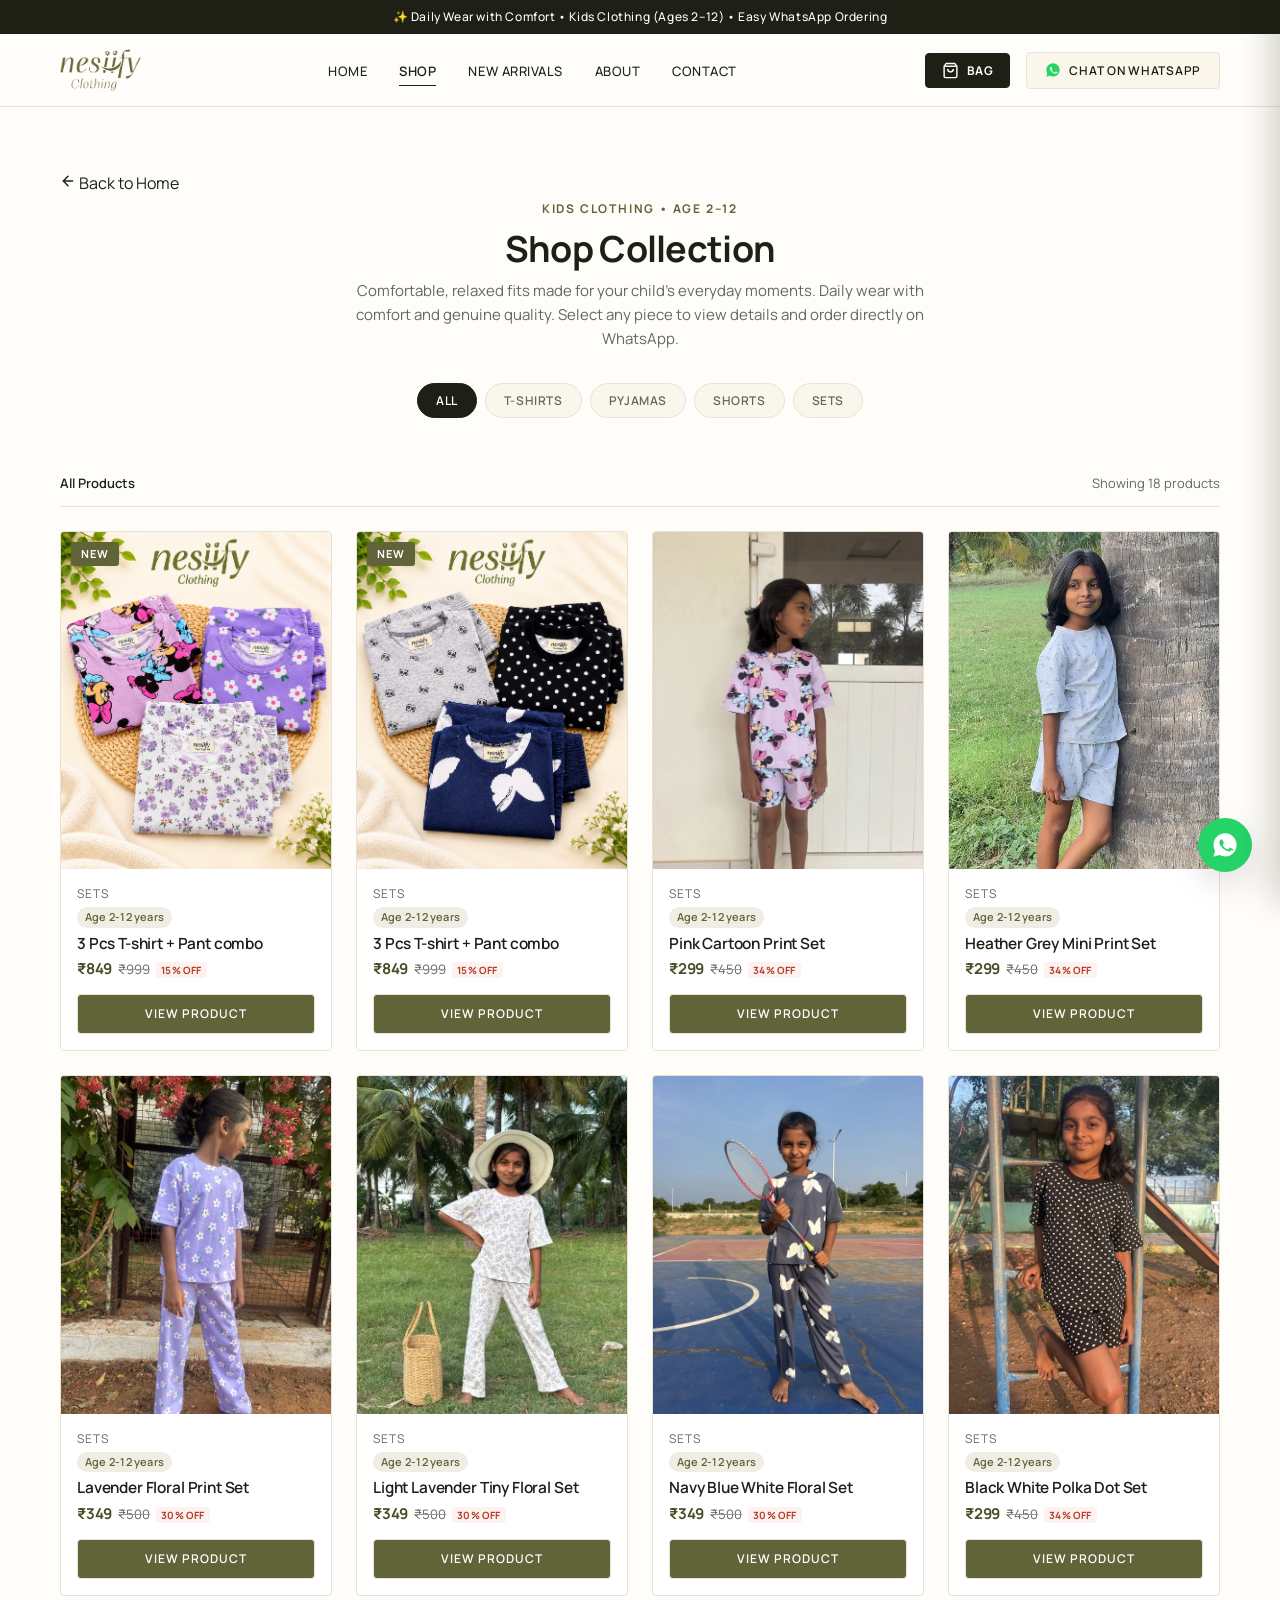
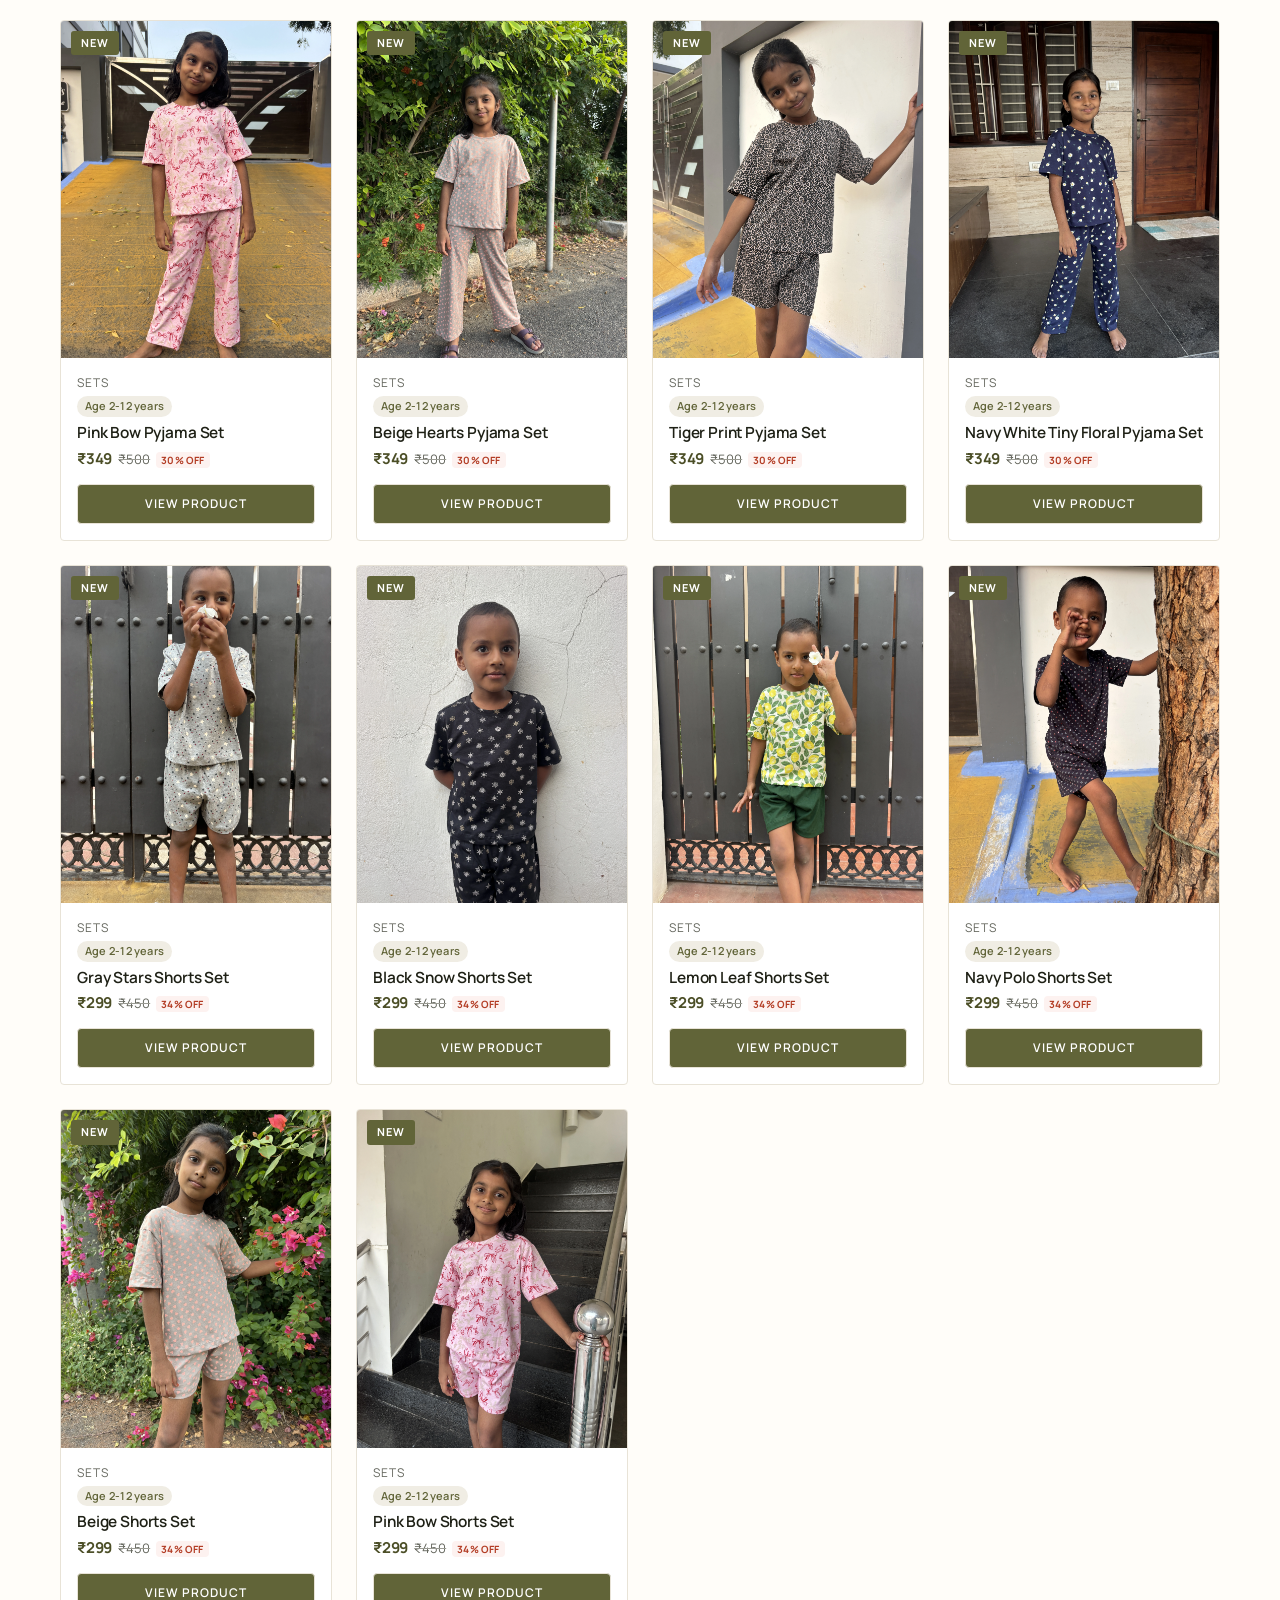
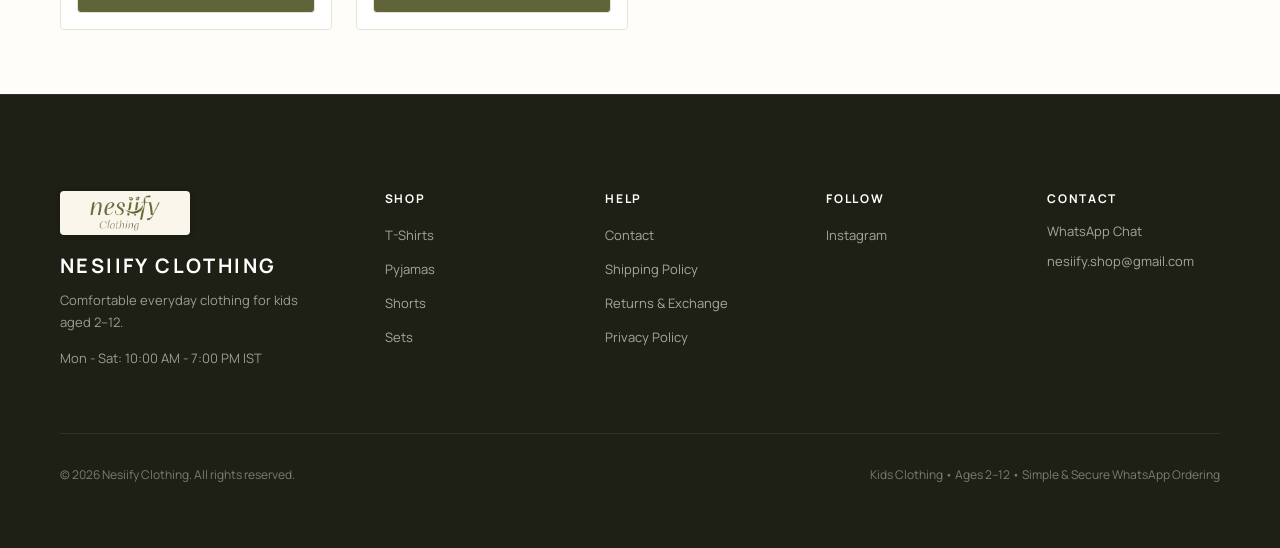
<file: shop.html>
<!DOCTYPE html>
<html lang="en">

<head>
  <meta charset="UTF-8">
  <meta name="viewport" content="width=device-width, initial-scale=1.0">
  <title>Shop Kids Clothing | Nesiify Clothing</title>
  <meta name="description"
    content="Explore comfortable everyday kidswear for ages 2–12 by Nesiify Clothing. Shop T-Shirts, Pyjamas, Shorts, and Sets with genuine quality and direct WhatsApp ordering.">

  <link rel="icon" type="image/webp" href="assets/logo/nesiify_logo.webp">

  <!-- Google Fonts: Manrope -->
  <link rel="preconnect" href="https://fonts.googleapis.com">
  <link rel="preconnect" href="https://fonts.gstatic.com" crossorigin>
  <link href="https://fonts.googleapis.com/css2?family=Manrope:wght@400;500;600;700;800&display=swap" rel="stylesheet">

  <!-- Stylesheets -->
  <link rel="stylesheet" href="css/variables.css">
  <link rel="stylesheet" href="css/global.css">
  <link rel="stylesheet" href="css/navbar.css">
  <link rel="stylesheet" href="css/products.css">
  <link rel="stylesheet" href="css/cart.css">
  <link rel="stylesheet" href="css/footer.css">
  <link rel="stylesheet" href="css/responsive.css">
</head>

<body>
  <!-- Skip Link -->
  <a href="#mainContent" class="skip-link">Skip to main content</a>

  <!-- Announcement Bar -->
  <aside class="announcement-bar" aria-label="Announcement">
    <span>✨ Daily Wear with Comfort &bull; Kids Clothing (Ages 2–12) &bull; Easy WhatsApp Ordering</span>
  </aside>

  <!-- Navbar -->
  <header class="site-header">
    <div class="container navbar">
      <a href="index.html" class="brand-logo" aria-label="Nesiify Clothing Home">
        <div class="brand-logo-wrapper">
          <img src="assets/logo/nesiify_logo.webp" alt="Nesiify Clothing Logo" class="brand-logo-img">
        </div>
      </a>

      <!-- Desktop Navigation Links -->
      <nav aria-label="Primary Navigation">
        <ul class="nav-links">
          <li><a href="index.html" class="nav-link">Home</a></li>
          <li><a href="shop.html" class="nav-link is-active">Shop</a></li>
          <li><a href="shop.html?category=new-arrivals" class="nav-link">New Arrivals</a></li>
          <li><a href="about.html" class="nav-link">About</a></li>
          <li><a href="contact.html" class="nav-link">Contact</a></li>
        </ul>
      </nav>

      <!-- Desktop WhatsApp Action Button -->
      <div class="nav-actions">
        <button type="button" class="nav-wa-btn btn-whatsapp-chat"
          data-whatsapp-msg="Hi! I have a question while browsing your shop." aria-label="Chat on WhatsApp">
          <svg viewBox="0 0 24 24" aria-hidden="true">
            <path
              d="M12.04 2c-5.46 0-9.91 4.45-9.91 9.91 0 1.75.46 3.45 1.32 4.95L2.05 22l5.25-1.38c1.45.79 3.08 1.21 4.74 1.21 5.46 0 9.91-4.45 9.91-9.91 0-2.65-1.03-5.14-2.9-7.01A9.816 9.816 0 0 0 12.04 2zm5.8 14.15c-.24.68-1.2 1.25-1.72 1.33-.48.07-1.1.1-3.21-.78-2.69-1.12-4.43-3.84-4.57-4.02-.13-.18-1.1-1.46-1.1-2.79 0-1.33.7-1.98.95-2.25.24-.26.54-.33.72-.33.18 0 .36 0 .52.01.17.01.4.06.61.56.24.58.82 2 .89 2.15.07.15.11.33.02.53-.1.19-.15.31-.3.48-.15.18-.31.39-.44.52-.15.15-.31.31-.13.62.18.31.78 1.29 1.68 2.09 1.15 1.03 2.13 1.35 2.43 1.5.3.15.48.13.66-.08.18-.21.78-.91.99-1.22.21-.31.42-.26.7-.16.29.1 1.83.86 2.14 1.02.31.15.52.23.6.36.07.12.07.72-.17 1.4z" />
          </svg>
          <span>Chat on WhatsApp</span>
        </button>

        <button type="button" class="mobile-menu-toggle" aria-label="Open mobile menu" aria-expanded="false">
          <span class="hamburger-line"></span>
          <span class="hamburger-line"></span>
          <span class="hamburger-line"></span>
        </button>
      </div>
    </div>
  </header>

  <!-- Mobile Drawer -->
  <div class="mobile-drawer-overlay"></div>
  <div class="mobile-drawer" role="dialog" aria-modal="true" aria-label="Mobile Navigation">
    <div class="mobile-drawer-header">
      <div class="brand-logo-wrapper">
        <img src="assets/logo/nesiify_logo.webp" alt="Nesiify Clothing Logo" class="brand-logo-img">
      </div>
      <button type="button" class="mobile-drawer-close" aria-label="Close menu">&times;</button>
    </div>
    <ul class="mobile-nav-links">
      <li><a href="index.html" class="mobile-nav-link">Home</a></li>
      <li><a href="shop.html" class="mobile-nav-link is-active">Shop Collection</a></li>
      <li><a href="shop.html?category=new-arrivals" class="mobile-nav-link">New Arrivals</a></li>
      <li><a href="about.html" class="mobile-nav-link">About Us</a></li>
      <li><a href="contact.html" class="mobile-nav-link">Contact</a></li>
      <li><a href="policies/shipping.html" class="mobile-nav-link"
          style="font-size: 14px; color: var(--color-text-secondary);">Shipping Policy</a></li>
      <li><a href="policies/returns.html" class="mobile-nav-link"
          style="font-size: 14px; color: var(--color-text-secondary);">Returns & Exchanges</a></li>
    </ul>
    <div class="mobile-drawer-footer">
      <button type="button" class="btn btn-whatsapp btn-whatsapp-chat" style="width: 100%;"
        data-whatsapp-msg="Hi! I have a question about your collection.">
        <svg viewBox="0 0 24 24" aria-hidden="true" style="width:18px;height:18px;fill:currentColor;">
          <path
            d="M12.04 2c-5.46 0-9.91 4.45-9.91 9.91 0 1.75.46 3.45 1.32 4.95L2.05 22l5.25-1.38c1.45.79 3.08 1.21 4.74 1.21 5.46 0 9.91-4.45 9.91-9.91 0-2.65-1.03-5.14-2.9-7.01A9.816 9.816 0 0 0 12.04 2zm5.8 14.15c-.24.68-1.2 1.25-1.72 1.33-.48.07-1.1.1-3.21-.78-2.69-1.12-4.43-3.84-4.57-4.02-.13-.18-1.1-1.46-1.1-2.79 0-1.33.7-1.98.95-2.25.24-.26.54-.33.72-.33.18 0 .36 0 .52.01.17.01.4.06.61.56.24.58.82 2 .89 2.15.07.15.11.33.02.53-.1.19-.15.31-.3.48-.15.18-.31.39-.44.52-.15.15-.31.31-.13.62.18.31.78 1.29 1.68 2.09 1.15 1.03 2.13 1.35 2.43 1.5.3.15.48.13.66-.08.18-.21.78-.91.99-1.22.21-.31.42-.26.7-.16.29.1 1.83.86 2.14 1.02.31.15.52.23.6.36.07.12.07.72-.17 1.4z" />
        </svg>
        <span>CHAT ON WHATSAPP</span>
      </button>
    </div>
  </div>

  <!-- Main Content -->
  <main id="mainContent" class="main-content section">
    <div class="container">
      <!-- Back to Home Nav -->
      <div class="page-back-nav">
        <a href="index.html" class="back-nav-btn" aria-label="Back to Home">
          <svg width="16" height="16" viewBox="0 0 24 24" fill="none" stroke="currentColor" stroke-width="2.2"
            stroke-linecap="round" stroke-linejoin="round" aria-hidden="true">
            <line x1="19" y1="12" x2="5" y2="12"></line>
            <polyline points="12 19 5 12 12 5"></polyline>
          </svg>
          <span>Back to Home</span>
        </a>
      </div>

      <!-- Page Header -->
      <div class="section-header" style="margin-bottom: var(--space-xl);">
        <span class="section-tag">Kids Clothing &bull; Age 2–12</span>
        <h1 class="section-title">Shop Collection</h1>
        <p class="section-subtitle">Comfortable, relaxed fits made for your child's everyday moments. Daily wear with
          comfort and genuine quality. Select any piece to view details and order directly on WhatsApp.</p>
      </div>

      <!-- Category Filter Pills -->
      <div class="category-filters-container">
        <div class="category-filters" id="categoryFilters" role="tablist" aria-label="Category Filters">
          <button type="button" class="filter-btn is-active" data-category="all">All</button>
          <button type="button" class="filter-btn" data-category="t-shirts">T-Shirts</button>
          <button type="button" class="filter-btn" data-category="pyjamas">Pyjamas</button>
          <button type="button" class="filter-btn" data-category="shorts">Shorts</button>
          <button type="button" class="filter-btn" data-category="sets">Sets</button>
        </div>
      </div>

      <!-- Meta Bar: Category indicator & count -->
      <div class="shop-meta-bar">
        <span id="activeCategoryTitle" style="font-weight: 600; color: var(--color-primary-dark);">All Products</span>
        <span id="productCount">Loading products...</span>
      </div>

      <!-- Responsive Product Grid -->
      <div class="products-grid" id="shopProductsGrid">
        <!-- Dynamically rendered via js/shop.js -->
      </div>
    </div>
  </main>

  <!-- Footer -->
  <footer class="site-footer">
    <div class="container">
      <div class="footer-grid">
        <div class="footer-col-brand">
          <div class="footer-logo-wrapper">
            <img src="assets/logo/nesiify_logo.webp" alt="Nesiify Clothing Logo" class="footer-logo-img">
          </div>
          <div class="footer-brand-title">Nesiify Clothing</div>
          <p class="footer-brand-desc">Comfortable everyday clothing for kids aged 2–12.</p>
          <div class="footer-contact-item">
            <span style="font-size: 13px; color: #9E9B95;" data-config="businessHours">Mon - Sat: 10:00 AM - 7:00 PM
              IST</span>
          </div>
        </div>

        <div>
          <h4 class="footer-heading">SHOP</h4>
          <ul class="footer-links">
            <li><a href="shop.html?category=t-shirts" class="footer-link">T-Shirts</a></li>
            <li><a href="shop.html?category=pyjamas" class="footer-link">Pyjamas</a></li>
            <li><a href="shop.html?category=shorts" class="footer-link">Shorts</a></li>
            <li><a href="shop.html?category=sets" class="footer-link">Sets</a></li>
          </ul>
        </div>

        <div>
          <h4 class="footer-heading">HELP</h4>
          <ul class="footer-links">
            <li><a href="contact.html" class="footer-link">Contact</a></li>
            <li><a href="policies/shipping.html" class="footer-link">Shipping Policy</a></li>
            <li><a href="policies/returns.html" class="footer-link">Returns & Exchange</a></li>
            <li><a href="policies/privacy.html" class="footer-link">Privacy Policy</a></li>
          </ul>
        </div>

        <div>
          <h4 class="footer-heading">FOLLOW</h4>
          <ul class="footer-links">
            <li><a href="#" class="footer-link" data-config="instagramUrl">Instagram</a></li>
          </ul>
        </div>

        <div>
          <h4 class="footer-heading">CONTACT</h4>
          <ul class="footer-links">
            <li class="footer-contact-item">
              <a href="#" class="footer-link btn-whatsapp-chat"
                data-whatsapp-msg="Hi! I would like to inquire about Nesiify Clothing.">WhatsApp Chat</a>
            </li>
            <li class="footer-contact-item">
              <a href="#" class="footer-link" data-config="email">nesiify.shop@gmail.com</a>
            </li>
          </ul>
        </div>
      </div>

      <div class="footer-bottom">
        <div>&copy; <span data-config="copyrightYear">2026</span> Nesiify Clothing. All rights reserved.</div>
        <div>Kids Clothing &bull; Ages 2–12 &bull; Simple & Secure WhatsApp Ordering</div>
      </div>
    </div>
  </footer>

  <!-- Bottom Navigation Bar for Mobile -->
  <nav class="bottom-nav-bar" aria-label="Mobile Navigation Bar">
    <div class="bottom-nav-grid">
      <a href="index.html" class="bottom-nav-item">
        <svg viewBox="0 0 24 24" fill="none" stroke="currentColor" stroke-width="2">
          <path d="M3 9l9-7 9 7v11a2 2 0 0 1-2 2H5a2 2 0 0 1-2-2z" />
          <polyline points="9 22 9 12 15 12 15 22" />
        </svg>
        <span>Home</span>
      </a>
      <a href="shop.html" class="bottom-nav-item is-active">
        <svg viewBox="0 0 24 24" fill="none" stroke="currentColor" stroke-width="2">
          <rect x="3" y="3" width="7" height="7" />
          <rect x="14" y="3" width="7" height="7" />
          <rect x="14" y="14" width="7" height="7" />
          <rect x="3" y="14" width="7" height="7" />
        </svg>
        <span>Shop</span>
      </a>
      <a href="#" class="bottom-nav-item is-wa btn-whatsapp-chat"
        data-whatsapp-msg="Hi! I am browsing your shop catalog on mobile." aria-label="WhatsApp Chat">
        <svg viewBox="0 0 24 24" fill="currentColor">
          <path
            d="M12.04 2c-5.46 0-9.91 4.45-9.91 9.91 0 1.75.46 3.45 1.32 4.95L2.05 22l5.25-1.38c1.45.79 3.08 1.21 4.74 1.21 5.46 0 9.91-4.45 9.91-9.91 0-2.65-1.03-5.14-2.9-7.01A9.816 9.816 0 0 0 12.04 2zm5.8 14.15c-.24.68-1.2 1.25-1.72 1.33-.48.07-1.1.1-3.21-.78-2.69-1.12-4.43-3.84-4.57-4.02-.13-.18-1.1-1.46-1.1-2.79 0-1.33.7-1.98.95-2.25.24-.26.54-.33.72-.33.18 0 .36 0 .52.01.17.01.4.06.61.56.24.58.82 2 .89 2.15.07.15.11.33.02.53-.1.19-.15.31-.3.48-.15.18-.31.39-.44.52-.15.15-.31.31-.13.62.18.31.78 1.29 1.68 2.09 1.15 1.03 2.13 1.35 2.43 1.5.3.15.48.13.66-.08.18-.21.78-.91.99-1.22.21-.31.42-.26.7-.16.29.1 1.83.86 2.14 1.02.31.15.52.23.6.36.07.12.07.72-.17 1.4z" />
        </svg>
        <span>WhatsApp</span>
      </a>
      <a href="#" class="bottom-nav-item" data-trigger-mobile-menu aria-label="Open menu">
        <svg viewBox="0 0 24 24" fill="none" stroke="currentColor" stroke-width="2">
          <line x1="3" y1="12" x2="21" y2="12" />
          <line x1="3" y1="6" x2="21" y2="6" />
          <line x1="3" y1="18" x2="21" y2="18" />
        </svg>
        <span>Menu</span>
      </a>
    </div>
  </nav>

  <!-- Floating WhatsApp Button -->
  <a href="#" class="floating-whatsapp" aria-label="Direct WhatsApp Chat">
    <svg viewBox="0 0 24 24" aria-hidden="true">
      <path
        d="M12.04 2c-5.46 0-9.91 4.45-9.91 9.91 0 1.75.46 3.45 1.32 4.95L2.05 22l5.25-1.38c1.45.79 3.08 1.21 4.74 1.21 5.46 0 9.91-4.45 9.91-9.91 0-2.65-1.03-5.14-2.9-7.01A9.816 9.816 0 0 0 12.04 2zm5.8 14.15c-.24.68-1.2 1.25-1.72 1.33-.48.07-1.1.1-3.21-.78-2.69-1.12-4.43-3.84-4.57-4.02-.13-.18-1.1-1.46-1.1-2.79 0-1.33.7-1.98.95-2.25.24-.26.54-.33.72-.33.18 0 .36 0 .52.01.17.01.4.06.61.56.24.58.82 2 .89 2.15.07.15.11.33.02.53-.1.19-.15.31-.3.48-.15.18-.31.39-.44.52-.15.15-.31.31-.13.62.18.31.78 1.29 1.68 2.09 1.15 1.03 2.13 1.35 2.43 1.5.3.15.48.13.66-.08.18-.21.78-.91.99-1.22.21-.31.42-.26.7-.16.29.1 1.83.86 2.14 1.02.31.15.52.23.6.36.07.12.07.72-.17 1.4z" />
    </svg>
  </a>

  <!-- JavaScript Modules -->
  <script src="js/config.js"></script>
  <script src="js/products.js"></script>
  <script src="js/whatsapp.js"></script>
  <script src="js/cart.js"></script>
  <script src="js/navbar.js"></script>
  <script src="js/shop.js"></script>
  <script src="js/main.js"></script>
</body>

</html>
</file>
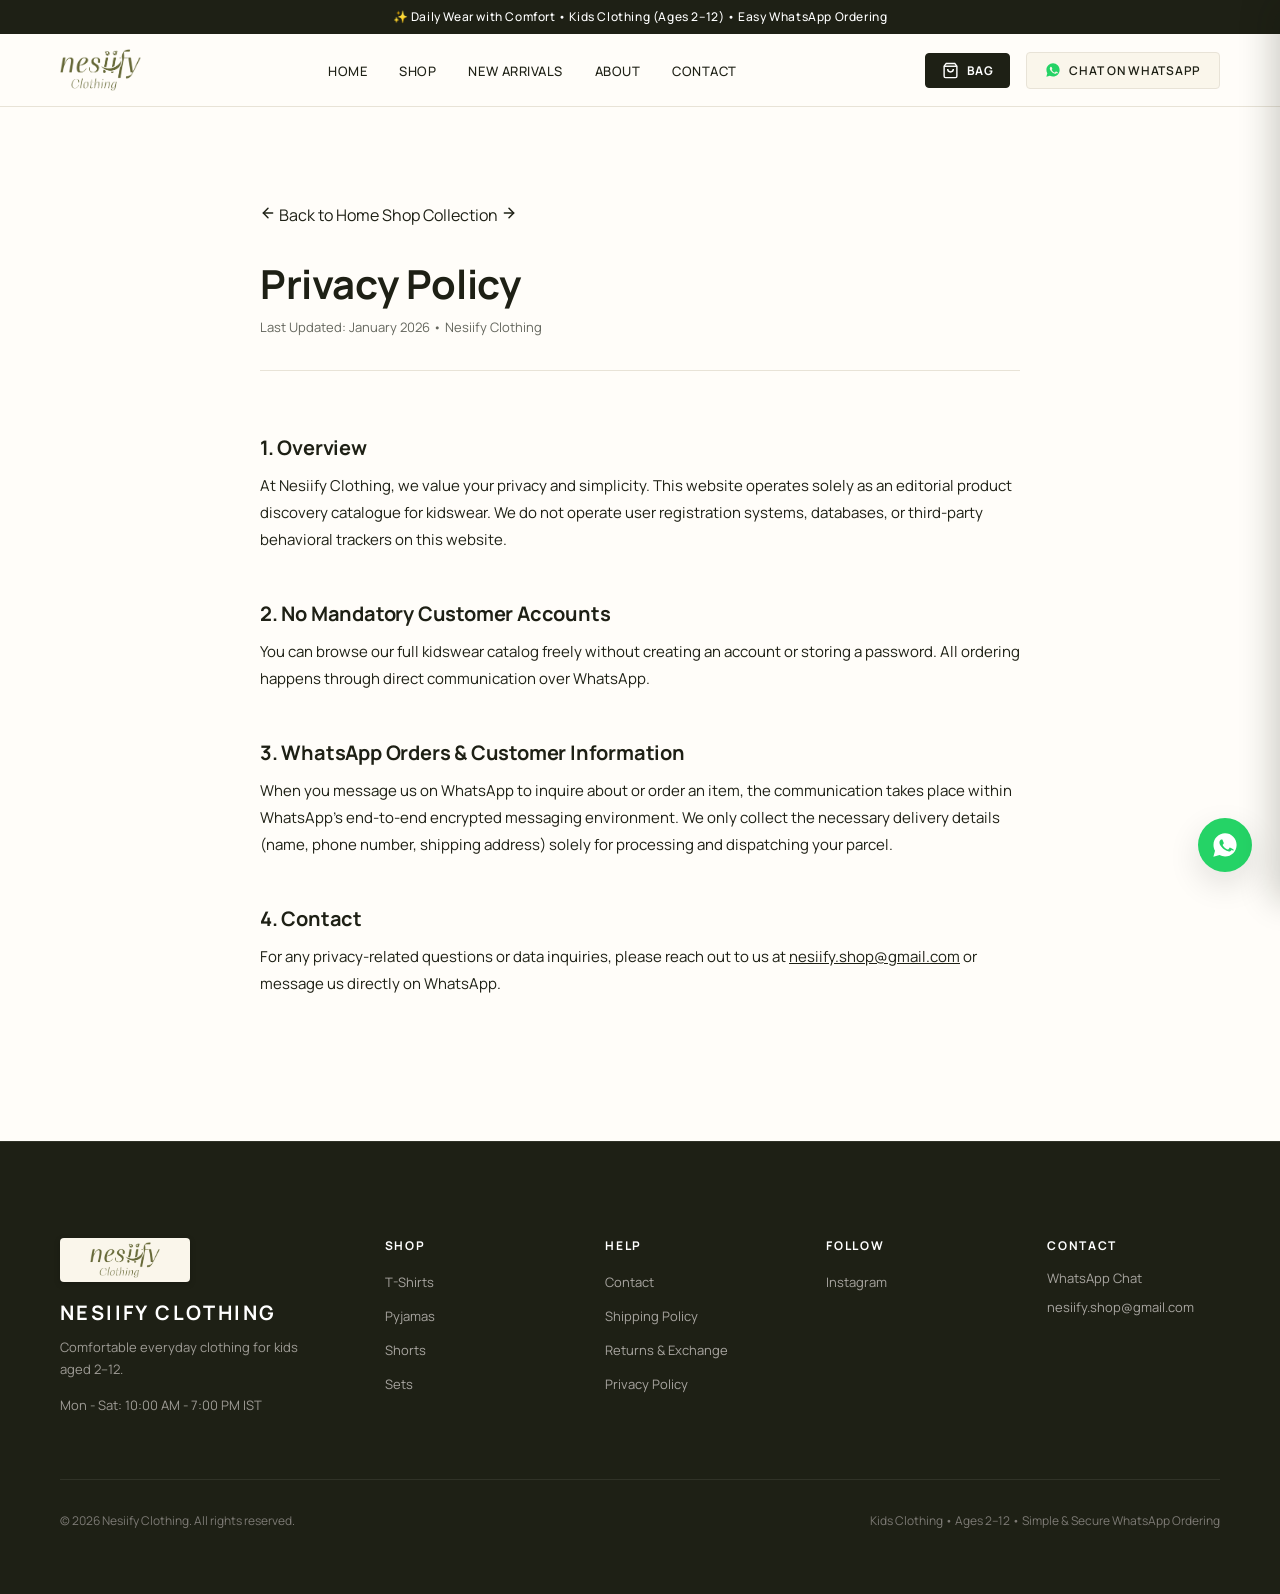
<file: policies/privacy.html>
<!DOCTYPE html>
<html lang="en">

<head>
  <meta charset="UTF-8">
  <meta name="viewport" content="width=device-width, initial-scale=1.0">
  <title>Privacy Policy | Nesiify Clothing</title>
  <meta name="description"
    content="Read the Privacy Policy of Nesiify Clothing. We value transparency: no forced accounts, no tracking cookies, and simple direct WhatsApp communication for kidswear orders.">

  <link rel="icon" type="image/jpeg" href="../assets/logo/nesiify_logo.jpeg">

  <!-- Google Fonts: Manrope -->
  <link rel="preconnect" href="https://fonts.googleapis.com">
  <link rel="preconnect" href="https://fonts.gstatic.com" crossorigin>
  <link href="https://fonts.googleapis.com/css2?family=Manrope:wght@400;500;600;700;800&display=swap" rel="stylesheet">

  <!-- Stylesheets -->
  <link rel="stylesheet" href="../css/variables.css">
  <link rel="stylesheet" href="../css/global.css">
  <link rel="stylesheet" href="../css/navbar.css">
  <link rel="stylesheet" href="../css/cart.css">
  <link rel="stylesheet" href="../css/footer.css">
  <link rel="stylesheet" href="../css/responsive.css">

  <style>
    .policy-container {
      max-width: 800px;
      margin: 0 auto;
      padding: var(--space-4xl) var(--container-pad);
    }

    .policy-header {
      margin-bottom: var(--space-3xl);
      border-bottom: 1px solid var(--color-border);
      padding-bottom: var(--space-xl);
    }

    .policy-title {
      font-size: clamp(28px, 4vw, 40px);
      font-weight: var(--weight-bold);
      color: var(--color-primary-dark);
      margin-bottom: var(--space-xs);
    }

    .policy-meta {
      font-size: var(--font-size-sm);
      color: var(--color-text-secondary);
    }

    .policy-section {
      margin-bottom: var(--space-2xl);
    }

    .policy-section h2 {
      font-size: var(--font-size-lg);
      font-weight: var(--weight-bold);
      color: var(--color-primary-dark);
      margin-bottom: var(--space-sm);
    }

    .policy-section p {
      font-size: var(--font-size-base);
      line-height: 1.8;
      color: var(--color-text-main);
      margin-bottom: var(--space-md);
    }

    .policy-section ul {
      margin-left: var(--space-lg);
      margin-bottom: var(--space-md);
    }

    .policy-section li {
      font-size: var(--font-size-base);
      color: var(--color-text-secondary);
      line-height: 1.6;
      margin-bottom: 6px;
    }
  </style>
</head>

<body>
  <a href="#mainContent" class="skip-link">Skip to main content</a>

  <!-- Announcement Bar -->
  <aside class="announcement-bar" aria-label="Announcement">
    <span>✨ Daily Wear with Comfort &bull; Kids Clothing (Ages 2–12) &bull; Easy WhatsApp Ordering</span>
  </aside>

  <!-- Navbar -->
  <header class="site-header">
    <div class="container navbar">
      <a href="../index.html" class="brand-logo" aria-label="Nesiify Clothing Home">
        <div class="brand-logo-wrapper">
          <img src="../assets/logo/nesiify_logo.jpeg" alt="Nesiify Clothing Logo" class="brand-logo-img">
        </div>
      </a>

      <nav aria-label="Primary Navigation">
        <ul class="nav-links">
          <li><a href="../index.html" class="nav-link">Home</a></li>
          <li><a href="../shop.html" class="nav-link">Shop</a></li>
          <li><a href="../shop.html?category=new-arrivals" class="nav-link">New Arrivals</a></li>
          <li><a href="../about.html" class="nav-link">About</a></li>
          <li><a href="../contact.html" class="nav-link">Contact</a></li>
        </ul>
      </nav>

      <div class="nav-actions">
        <button type="button" class="nav-wa-btn btn-whatsapp-chat"
          data-whatsapp-msg="Hi! I have a question about privacy." aria-label="Chat on WhatsApp">
          <svg viewBox="0 0 24 24" aria-hidden="true">
            <path
              d="M12.04 2c-5.46 0-9.91 4.45-9.91 9.91 0 1.75.46 3.45 1.32 4.95L2.05 22l5.25-1.38c1.45.79 3.08 1.21 4.74 1.21 5.46 0 9.91-4.45 9.91-9.91 0-2.65-1.03-5.14-2.9-7.01A9.816 9.816 0 0 0 12.04 2zm5.8 14.15c-.24.68-1.2 1.25-1.72 1.33-.48.07-1.1.1-3.21-.78-2.69-1.12-4.43-3.84-4.57-4.02-.13-.18-1.1-1.46-1.1-2.79 0-1.33.7-1.98.95-2.25.24-.26.54-.33.72-.33.18 0 .36 0 .52.01.17.01.4.06.61.56.24.58.82 2 .89 2.15.07.15.11.33.02.53-.1.19-.15.31-.3.48-.15.18-.31.39-.44.52-.15.15-.31.31-.13.62.18.31.78 1.29 1.68 2.09 1.15 1.03 2.13 1.35 2.43 1.5.3.15.48.13.66-.08.18-.21.78-.91.99-1.22.21-.31.42-.26.7-.16.29.1 1.83.86 2.14 1.02.31.15.52.23.6.36.07.12.07.72-.17 1.4z" />
          </svg>
          <span>Chat on WhatsApp</span>
        </button>

        <button type="button" class="mobile-menu-toggle" aria-label="Open mobile menu" aria-expanded="false">
          <span class="hamburger-line"></span>
          <span class="hamburger-line"></span>
          <span class="hamburger-line"></span>
        </button>
      </div>
    </div>
  </header>

  <!-- Mobile Drawer -->
  <div class="mobile-drawer-overlay"></div>
  <div class="mobile-drawer" role="dialog" aria-modal="true" aria-label="Mobile Navigation">
    <div class="mobile-drawer-header">
      <div class="brand-logo-wrapper">
        <img src="../assets/logo/nesiify_logo.jpeg" alt="Nesiify Clothing Logo" class="brand-logo-img">
      </div>
      <button type="button" class="mobile-drawer-close" aria-label="Close menu">&times;</button>
    </div>
    <ul class="mobile-nav-links">
      <li><a href="../index.html" class="mobile-nav-link">Home</a></li>
      <li><a href="../shop.html" class="mobile-nav-link">Shop Collection</a></li>
      <li><a href="../shop.html?category=new-arrivals" class="mobile-nav-link">New Arrivals</a></li>
      <li><a href="../about.html" class="mobile-nav-link">About Us</a></li>
      <li><a href="../contact.html" class="mobile-nav-link">Contact</a></li>
      <li><a href="shipping.html" class="mobile-nav-link"
          style="font-size: 14px; color: var(--color-text-secondary);">Shipping Policy</a></li>
      <li><a href="returns.html" class="mobile-nav-link"
          style="font-size: 14px; color: var(--color-text-secondary);">Returns & Exchanges</a></li>
      <li><a href="privacy.html" class="mobile-nav-link is-active" style="font-size: 14px;">Privacy Policy</a></li>
    </ul>
    <div class="mobile-drawer-footer">
      <button type="button" class="btn btn-whatsapp btn-whatsapp-chat" style="width: 100%;"
        data-whatsapp-msg="Hi! I have a privacy inquiry.">
        <svg viewBox="0 0 24 24" aria-hidden="true" style="width:18px;height:18px;fill:currentColor;">
          <path
            d="M12.04 2c-5.46 0-9.91 4.45-9.91 9.91 0 1.75.46 3.45 1.32 4.95L2.05 22l5.25-1.38c1.45.79 3.08 1.21 4.74 1.21 5.46 0 9.91-4.45 9.91-9.91 0-2.65-1.03-5.14-2.9-7.01A9.816 9.816 0 0 0 12.04 2zm5.8 14.15c-.24.68-1.2 1.25-1.72 1.33-.48.07-1.1.1-3.21-.78-2.69-1.12-4.43-3.84-4.57-4.02-.13-.18-1.1-1.46-1.1-2.79 0-1.33.7-1.98.95-2.25.24-.26.54-.33.72-.33.18 0 .36 0 .52.01.17.01.4.06.61.56.24.58.82 2 .89 2.15.07.15.11.33.02.53-.1.19-.15.31-.3.48-.15.18-.31.39-.44.52-.15.15-.31.31-.13.62.18.31.78 1.29 1.68 2.09 1.15 1.03 2.13 1.35 2.43 1.5.3.15.48.13.66-.08.18-.21.78-.91.99-1.22.21-.31.42-.26.7-.16.29.1 1.83.86 2.14 1.02.31.15.52.23.6.36.07.12.07.72-.17 1.4z" />
        </svg>
        <span>CHAT ON WHATSAPP</span>
      </button>
    </div>
  </div>

  <!-- Main Content -->
  <main id="mainContent" class="main-content">
    <div class="policy-container">
      <!-- Page Back Nav -->
      <div class="page-back-nav" style="margin-bottom: var(--space-xl);">
        <a href="../index.html" class="back-nav-btn" aria-label="Back to Home">
          <svg width="16" height="16" viewBox="0 0 24 24" fill="none" stroke="currentColor" stroke-width="2.2"
            stroke-linecap="round" stroke-linejoin="round" aria-hidden="true">
            <line x1="19" y1="12" x2="5" y2="12"></line>
            <polyline points="12 19 5 12 12 5"></polyline>
          </svg>
          <span>Back to Home</span>
        </a>
        <a href="../shop.html" class="back-nav-btn secondary" aria-label="Shop Collection">
          <span>Shop Collection</span>
          <svg width="16" height="16" viewBox="0 0 24 24" fill="none" stroke="currentColor" stroke-width="2.2"
            stroke-linecap="round" stroke-linejoin="round" aria-hidden="true">
            <line x1="5" y1="12" x2="19" y2="12"></line>
            <polyline points="12 5 19 12 12 19"></polyline>
          </svg>
        </a>
      </div>

      <div class="policy-header">
        <h1 class="policy-title">Privacy Policy</h1>
        <p class="policy-meta">Last Updated: January 2026 &bull; Nesiify Clothing</p>
      </div>

      <div class="policy-section">
        <h2>1. Overview</h2>
        <p>At Nesiify Clothing, we value your privacy and simplicity. This website operates solely as an editorial
          product discovery catalogue for kidswear. We do not operate user registration systems, databases, or
          third-party behavioral trackers on this website.</p>
      </div>

      <div class="policy-section">
        <h2>2. No Mandatory Customer Accounts</h2>
        <p>You can browse our full kidswear catalog freely without creating an account or storing a password. All
          ordering happens through direct communication over WhatsApp.</p>
      </div>

      <div class="policy-section">
        <h2>3. WhatsApp Orders & Customer Information</h2>
        <p>When you message us on WhatsApp to inquire about or order an item, the communication takes place within
          WhatsApp's end-to-end encrypted messaging environment. We only collect the necessary delivery details (name,
          phone number, shipping address) solely for processing and dispatching your parcel.</p>
      </div>

      <div class="policy-section">
        <h2>4. Contact</h2>
        <p>For any privacy-related questions or data inquiries, please reach out to us at <a
            href="mailto:nesiify.shop@gmail.com"
            style="color: var(--color-primary-dark); text-decoration: underline;">nesiify.shop@gmail.com</a> or message
          us directly on WhatsApp.</p>
      </div>
    </div>
  </main>

  <!-- Footer -->
  <footer class="site-footer">
    <div class="container">
      <div class="footer-grid">
        <div class="footer-col-brand">
          <div class="footer-logo-wrapper">
            <img src="../assets/logo/nesiify_logo.jpeg" alt="Nesiify Clothing Logo" class="footer-logo-img">
          </div>
          <div class="footer-brand-title">Nesiify Clothing</div>
          <p class="footer-brand-desc">Comfortable everyday clothing for kids aged 2–12.</p>
          <div class="footer-contact-item">
            <span style="font-size: 13px; color: #9E9B95;" data-config="businessHours">Mon - Sat: 10:00 AM - 7:00 PM
              IST</span>
          </div>
        </div>

        <div>
          <h4 class="footer-heading">SHOP</h4>
          <ul class="footer-links">
            <li><a href="../shop.html?category=t-shirts" class="footer-link">T-Shirts</a></li>
            <li><a href="../shop.html?category=pyjamas" class="footer-link">Pyjamas</a></li>
            <li><a href="../shop.html?category=shorts" class="footer-link">Shorts</a></li>
            <li><a href="../shop.html?category=sets" class="footer-link">Sets</a></li>
          </ul>
        </div>

        <div>
          <h4 class="footer-heading">HELP</h4>
          <ul class="footer-links">
            <li><a href="../contact.html" class="footer-link">Contact</a></li>
            <li><a href="shipping.html" class="footer-link">Shipping Policy</a></li>
            <li><a href="returns.html" class="footer-link">Returns & Exchange</a></li>
            <li><a href="privacy.html" class="footer-link">Privacy Policy</a></li>
          </ul>
        </div>

        <div>
          <h4 class="footer-heading">FOLLOW</h4>
          <ul class="footer-links">
            <li><a href="#" class="footer-link" data-config="instagramUrl">Instagram</a></li>
          </ul>
        </div>

        <div>
          <h4 class="footer-heading">CONTACT</h4>
          <ul class="footer-links">
            <li class="footer-contact-item">
              <a href="#" class="footer-link btn-whatsapp-chat"
                data-whatsapp-msg="Hi! I have a question about privacy.">WhatsApp Chat</a>
            </li>
            <li class="footer-contact-item">
              <a href="#" class="footer-link" data-config="email">nesiify.shop@gmail.com</a>
            </li>
          </ul>
        </div>
      </div>

      <div class="footer-bottom">
        <div>&copy; <span data-config="copyrightYear">2026</span> Nesiify Clothing. All rights reserved.</div>
        <div>Kids Clothing &bull; Ages 2–12 &bull; Simple & Secure WhatsApp Ordering</div>
      </div>
    </div>
  </footer>

  <!-- Mobile Fixed Bottom Navigation Bar -->
  <nav class="bottom-nav-bar" aria-label="Mobile Navigation Bar">
    <div class="bottom-nav-grid">
      <a href="../index.html" class="bottom-nav-item">
        <svg viewBox="0 0 24 24" fill="none" stroke="currentColor" stroke-width="2">
          <path d="M3 9l9-7 9 7v11a2 2 0 0 1-2 2H5a2 2 0 0 1-2-2z" />
          <polyline points="9 22 9 12 15 12 15 22" />
        </svg>
        <span>Home</span>
      </a>
      <a href="../shop.html" class="bottom-nav-item">
        <svg viewBox="0 0 24 24" fill="none" stroke="currentColor" stroke-width="2">
          <rect x="3" y="3" width="7" height="7" />
          <rect x="14" y="3" width="7" height="7" />
          <rect x="14" y="14" width="7" height="7" />
          <rect x="3" y="14" width="7" height="7" />
        </svg>
        <span>Shop</span>
      </a>
      <a href="#" class="bottom-nav-item is-wa btn-whatsapp-chat"
        data-whatsapp-msg="Hi! I am on your privacy policy page." aria-label="WhatsApp Chat">
        <svg viewBox="0 0 24 24" fill="currentColor">
          <path
            d="M12.04 2c-5.46 0-9.91 4.45-9.91 9.91 0 1.75.46 3.45 1.32 4.95L2.05 22l5.25-1.38c1.45.79 3.08 1.21 4.74 1.21 5.46 0 9.91-4.45 9.91-9.91 0-2.65-1.03-5.14-2.9-7.01A9.816 9.816 0 0 0 12.04 2zm5.8 14.15c-.24.68-1.2 1.25-1.72 1.33-.48.07-1.1.1-3.21-.78-2.69-1.12-4.43-3.84-4.57-4.02-.13-.18-1.1-1.46-1.1-2.79 0-1.33.7-1.98.95-2.25.24-.26.54-.33.72-.33.18 0 .36 0 .52.01.17.01.4.06.61.56.24.58.82 2 .89 2.15.07.15.11.33.02.53-.1.19-.15.31-.3.48-.15.18-.31.39-.44.52-.15.15-.31.31-.13.62.18.31.78 1.29 1.68 2.09 1.15 1.03 2.13 1.35 2.43 1.5.3.15.48.13.66-.08.18-.21.78-.91.99-1.22.21-.31.42-.26.7-.16.29.1 1.83.86 2.14 1.02.31.15.52.23.6.36.07.12.07.72-.17 1.4z" />
        </svg>
        <span>WhatsApp</span>
      </a>
      <a href="#" class="bottom-nav-item" data-trigger-mobile-menu aria-label="Open menu">
        <svg viewBox="0 0 24 24" fill="none" stroke="currentColor" stroke-width="2">
          <line x1="3" y1="12" x2="21" y2="12" />
          <line x1="3" y1="6" x2="21" y2="6" />
          <line x1="3" y1="18" x2="21" y2="18" />
        </svg>
        <span>Menu</span>
      </a>
    </div>
  </nav>

  <!-- Floating WhatsApp Button -->
  <a href="#" class="floating-whatsapp" aria-label="Direct WhatsApp Chat">
    <svg viewBox="0 0 24 24" aria-hidden="true">
      <path
        d="M12.04 2c-5.46 0-9.91 4.45-9.91 9.91 0 1.75.46 3.45 1.32 4.95L2.05 22l5.25-1.38c1.45.79 3.08 1.21 4.74 1.21 5.46 0 9.91-4.45 9.91-9.91 0-2.65-1.03-5.14-2.9-7.01A9.816 9.816 0 0 0 12.04 2zm5.8 14.15c-.24.68-1.2 1.25-1.72 1.33-.48.07-1.1.1-3.21-.78-2.69-1.12-4.43-3.84-4.57-4.02-.13-.18-1.1-1.46-1.1-2.79 0-1.33.7-1.98.95-2.25.24-.26.54-.33.72-.33.18 0 .36 0 .52.01.17.01.4.06.61.56.24.58.82 2 .89 2.15.07.15.11.33.02.53-.1.19-.15.31-.3.48-.15.18-.31.39-.44.52-.15.15-.31.31-.13.62.18.31.78 1.29 1.68 2.09 1.15 1.03 2.13 1.35 2.43 1.5.3.15.48.13.66-.08.18-.21.78-.91.99-1.22.21-.31.42-.26.7-.16.29.1 1.83.86 2.14 1.02.31.15.52.23.6.36.07.12.07.72-.17 1.4z" />
    </svg>
  </a>

  <!-- JavaScript Modules -->
  <script src="../js/config.js"></script>
  <script src="../js/whatsapp.js"></script>
  <script src="../js/cart.js"></script>
  <script src="../js/navbar.js"></script>
  <script src="../js/main.js"></script>
</body>

</html>
</file>
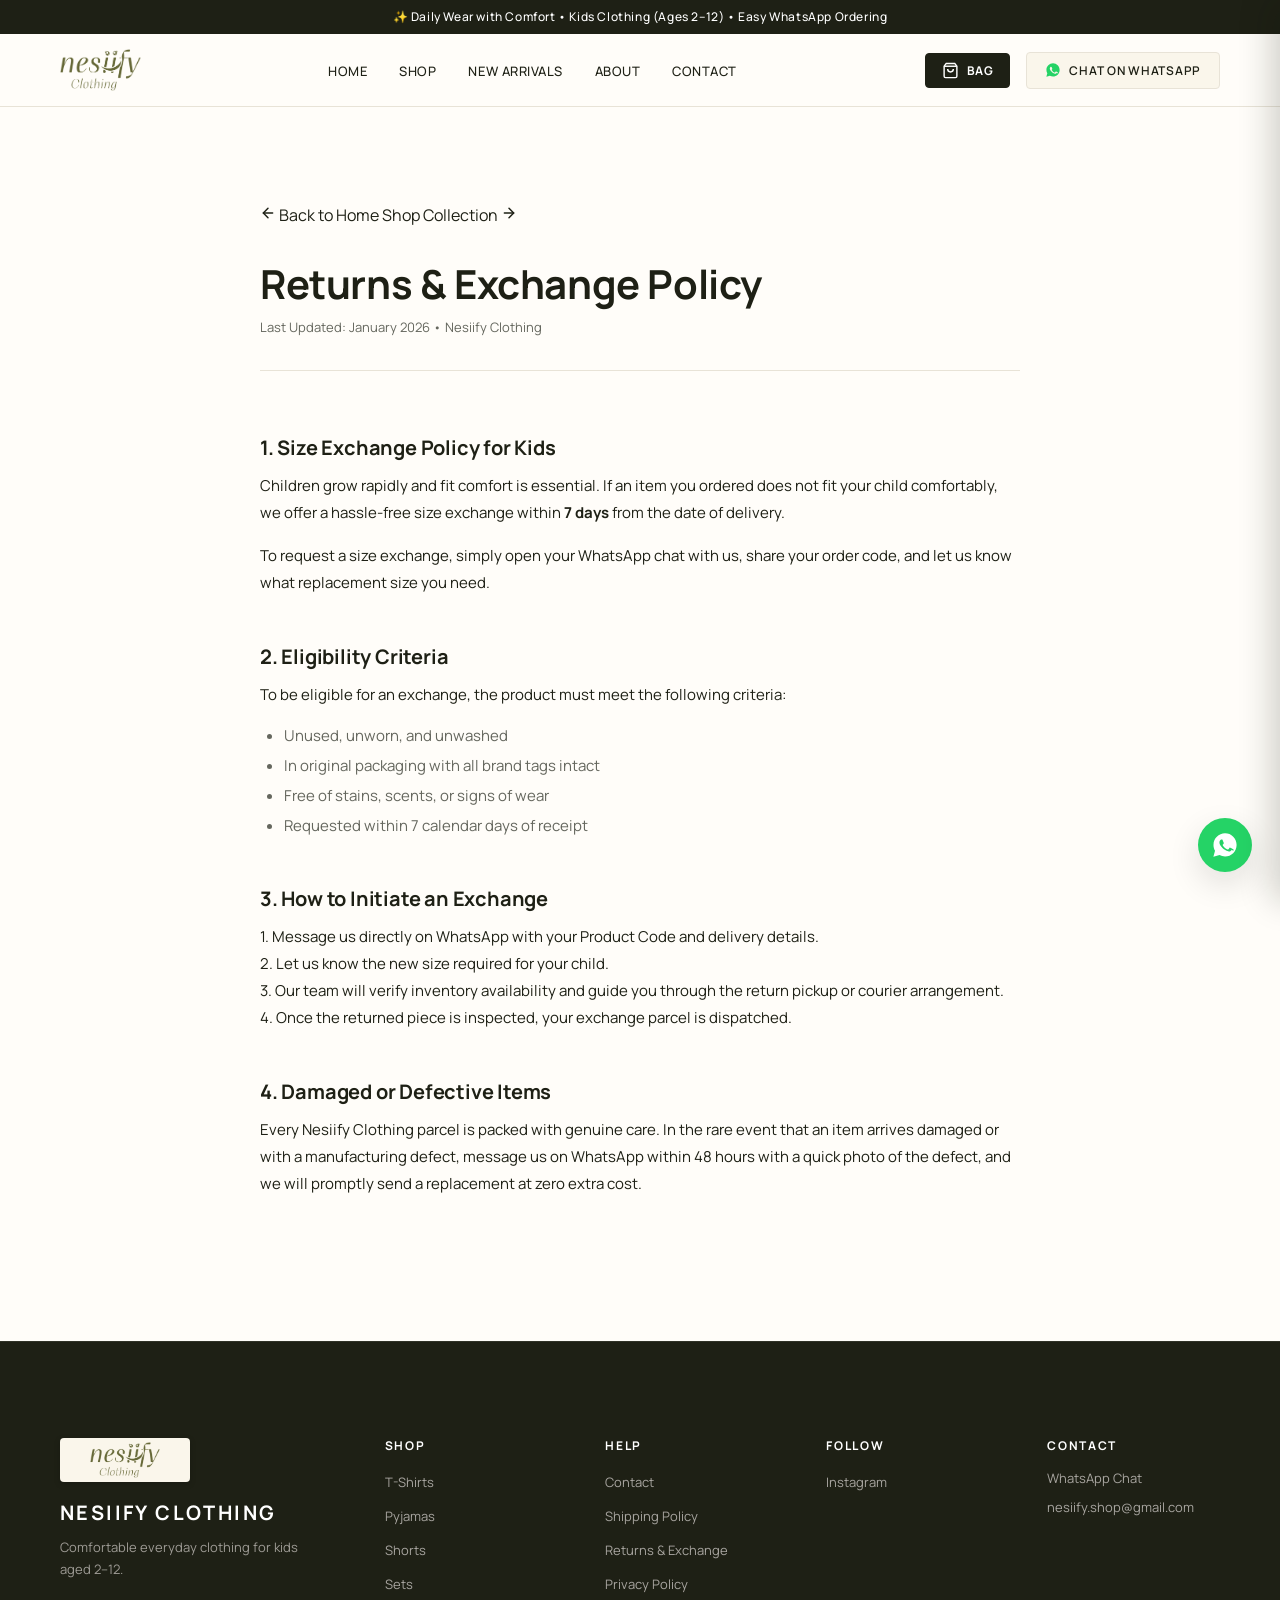
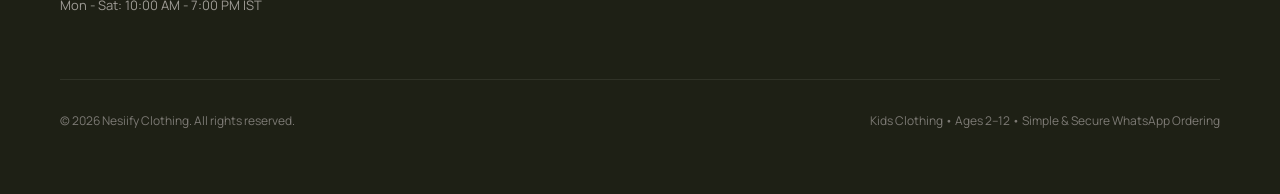
<file: policies/returns.html>
<!DOCTYPE html>
<html lang="en">

<head>
  <meta charset="UTF-8">
  <meta name="viewport" content="width=device-width, initial-scale=1.0">
  <title>Returns & Exchange Policy | Nesiify Clothing</title>
  <meta name="description"
    content="Read the Returns & Exchange Policy of Nesiify Clothing. Easy 7-day size exchanges for kidswear, eligibility criteria, and step-by-step WhatsApp exchange instructions.">

  <link rel="icon" type="image/jpeg" href="../assets/logo/nesiify_logo.jpeg">

  <!-- Google Fonts: Manrope -->
  <link rel="preconnect" href="https://fonts.googleapis.com">
  <link rel="preconnect" href="https://fonts.gstatic.com" crossorigin>
  <link href="https://fonts.googleapis.com/css2?family=Manrope:wght@400;500;600;700;800&display=swap" rel="stylesheet">

  <!-- Stylesheets -->
  <link rel="stylesheet" href="../css/variables.css">
  <link rel="stylesheet" href="../css/global.css">
  <link rel="stylesheet" href="../css/navbar.css">
  <link rel="stylesheet" href="../css/cart.css">
  <link rel="stylesheet" href="../css/footer.css">
  <link rel="stylesheet" href="../css/responsive.css">

  <style>
    .policy-container {
      max-width: 800px;
      margin: 0 auto;
      padding: var(--space-4xl) var(--container-pad);
    }

    .policy-header {
      margin-bottom: var(--space-3xl);
      border-bottom: 1px solid var(--color-border);
      padding-bottom: var(--space-xl);
    }

    .policy-title {
      font-size: clamp(28px, 4vw, 40px);
      font-weight: var(--weight-bold);
      color: var(--color-primary-dark);
      margin-bottom: var(--space-xs);
    }

    .policy-meta {
      font-size: var(--font-size-sm);
      color: var(--color-text-secondary);
    }

    .policy-section {
      margin-bottom: var(--space-2xl);
    }

    .policy-section h2 {
      font-size: var(--font-size-lg);
      font-weight: var(--weight-bold);
      color: var(--color-primary-dark);
      margin-bottom: var(--space-sm);
    }

    .policy-section p {
      font-size: var(--font-size-base);
      line-height: 1.8;
      color: var(--color-text-main);
      margin-bottom: var(--space-md);
    }

    .policy-section ul {
      margin-left: var(--space-lg);
      margin-bottom: var(--space-md);
    }

    .policy-section li {
      font-size: var(--font-size-base);
      color: var(--color-text-secondary);
      line-height: 1.6;
      margin-bottom: 6px;
    }
  </style>
</head>

<body>
  <a href="#mainContent" class="skip-link">Skip to main content</a>

  <!-- Announcement Bar -->
  <aside class="announcement-bar" aria-label="Announcement">
    <span>✨ Daily Wear with Comfort &bull; Kids Clothing (Ages 2–12) &bull; Easy WhatsApp Ordering</span>
  </aside>

  <!-- Navbar -->
  <header class="site-header">
    <div class="container navbar">
      <a href="../index.html" class="brand-logo" aria-label="Nesiify Clothing Home">
        <div class="brand-logo-wrapper">
          <img src="../assets/logo/nesiify_logo.jpeg" alt="Nesiify Clothing Logo" class="brand-logo-img">
        </div>
      </a>

      <nav aria-label="Primary Navigation">
        <ul class="nav-links">
          <li><a href="../index.html" class="nav-link">Home</a></li>
          <li><a href="../shop.html" class="nav-link">Shop</a></li>
          <li><a href="../shop.html?category=new-arrivals" class="nav-link">New Arrivals</a></li>
          <li><a href="../about.html" class="nav-link">About</a></li>
          <li><a href="../contact.html" class="nav-link">Contact</a></li>
        </ul>
      </nav>

      <div class="nav-actions">
        <button type="button" class="nav-wa-btn btn-whatsapp-chat" data-whatsapp-msg="Hi! I have an exchange question."
          aria-label="Chat on WhatsApp">
          <svg viewBox="0 0 24 24" aria-hidden="true">
            <path
              d="M12.04 2c-5.46 0-9.91 4.45-9.91 9.91 0 1.75.46 3.45 1.32 4.95L2.05 22l5.25-1.38c1.45.79 3.08 1.21 4.74 1.21 5.46 0 9.91-4.45 9.91-9.91 0-2.65-1.03-5.14-2.9-7.01A9.816 9.816 0 0 0 12.04 2zm5.8 14.15c-.24.68-1.2 1.25-1.72 1.33-.48.07-1.1.1-3.21-.78-2.69-1.12-4.43-3.84-4.57-4.02-.13-.18-1.1-1.46-1.1-2.79 0-1.33.7-1.98.95-2.25.24-.26.54-.33.72-.33.18 0 .36 0 .52.01.17.01.4.06.61.56.24.58.82 2 .89 2.15.07.15.11.33.02.53-.1.19-.15.31-.3.48-.15.18-.31.39-.44.52-.15.15-.31.31-.13.62.18.31.78 1.29 1.68 2.09 1.15 1.03 2.13 1.35 2.43 1.5.3.15.48.13.66-.08.18-.21.78-.91.99-1.22.21-.31.42-.26.7-.16.29.1 1.83.86 2.14 1.02.31.15.52.23.6.36.07.12.07.72-.17 1.4z" />
          </svg>
          <span>Chat on WhatsApp</span>
        </button>

        <button type="button" class="mobile-menu-toggle" aria-label="Open mobile menu" aria-expanded="false">
          <span class="hamburger-line"></span>
          <span class="hamburger-line"></span>
          <span class="hamburger-line"></span>
        </button>
      </div>
    </div>
  </header>

  <!-- Mobile Drawer -->
  <div class="mobile-drawer-overlay"></div>
  <div class="mobile-drawer" role="dialog" aria-modal="true" aria-label="Mobile Navigation">
    <div class="mobile-drawer-header">
      <div class="brand-logo-wrapper">
        <img src="../assets/logo/nesiify_logo.jpeg" alt="Nesiify Clothing Logo" class="brand-logo-img">
      </div>
      <button type="button" class="mobile-drawer-close" aria-label="Close menu">&times;</button>
    </div>
    <ul class="mobile-nav-links">
      <li><a href="../index.html" class="mobile-nav-link">Home</a></li>
      <li><a href="../shop.html" class="mobile-nav-link">Shop Collection</a></li>
      <li><a href="../shop.html?category=new-arrivals" class="mobile-nav-link">New Arrivals</a></li>
      <li><a href="../about.html" class="mobile-nav-link">About Us</a></li>
      <li><a href="../contact.html" class="mobile-nav-link">Contact</a></li>
      <li><a href="shipping.html" class="mobile-nav-link"
          style="font-size: 14px; color: var(--color-text-secondary);">Shipping Policy</a></li>
      <li><a href="returns.html" class="mobile-nav-link is-active" style="font-size: 14px;">Returns & Exchanges</a></li>
    </ul>
    <div class="mobile-drawer-footer">
      <button type="button" class="btn btn-whatsapp btn-whatsapp-chat" style="width: 100%;"
        data-whatsapp-msg="Hi! I have an exchange question.">
        <svg viewBox="0 0 24 24" aria-hidden="true" style="width:18px;height:18px;fill:currentColor;">
          <path
            d="M12.04 2c-5.46 0-9.91 4.45-9.91 9.91 0 1.75.46 3.45 1.32 4.95L2.05 22l5.25-1.38c1.45.79 3.08 1.21 4.74 1.21 5.46 0 9.91-4.45 9.91-9.91 0-2.65-1.03-5.14-2.9-7.01A9.816 9.816 0 0 0 12.04 2zm5.8 14.15c-.24.68-1.2 1.25-1.72 1.33-.48.07-1.1.1-3.21-.78-2.69-1.12-4.43-3.84-4.57-4.02-.13-.18-1.1-1.46-1.1-2.79 0-1.33.7-1.98.95-2.25.24-.26.54-.33.72-.33.18 0 .36 0 .52.01.17.01.4.06.61.56.24.58.82 2 .89 2.15.07.15.11.33.02.53-.1.19-.15.31-.3.48-.15.18-.31.39-.44.52-.15.15-.31.31-.13.62.18.31.78 1.29 1.68 2.09 1.15 1.03 2.13 1.35 2.43 1.5.3.15.48.13.66-.08.18-.21.78-.91.99-1.22.21-.31.42-.26.7-.16.29.1 1.83.86 2.14 1.02.31.15.52.23.6.36.07.12.07.72-.17 1.4z" />
        </svg>
        <span>CHAT ON WHATSAPP</span>
      </button>
    </div>
  </div>

  <!-- Main Content -->
  <main id="mainContent" class="main-content">
    <div class="policy-container">
      <!-- Page Back Nav -->
      <div class="page-back-nav" style="margin-bottom: var(--space-xl);">
        <a href="../index.html" class="back-nav-btn" aria-label="Back to Home">
          <svg width="16" height="16" viewBox="0 0 24 24" fill="none" stroke="currentColor" stroke-width="2.2"
            stroke-linecap="round" stroke-linejoin="round" aria-hidden="true">
            <line x1="19" y1="12" x2="5" y2="12"></line>
            <polyline points="12 19 5 12 12 5"></polyline>
          </svg>
          <span>Back to Home</span>
        </a>
        <a href="../shop.html" class="back-nav-btn secondary" aria-label="Shop Collection">
          <span>Shop Collection</span>
          <svg width="16" height="16" viewBox="0 0 24 24" fill="none" stroke="currentColor" stroke-width="2.2"
            stroke-linecap="round" stroke-linejoin="round" aria-hidden="true">
            <line x1="5" y1="12" x2="19" y2="12"></line>
            <polyline points="12 5 19 12 12 19"></polyline>
          </svg>
        </a>
      </div>

      <div class="policy-header">
        <h1 class="policy-title">Returns & Exchange Policy</h1>
        <p class="policy-meta">Last Updated: January 2026 &bull; Nesiify Clothing</p>
      </div>

      <div class="policy-section">
        <h2>1. Size Exchange Policy for Kids</h2>
        <p>Children grow rapidly and fit comfort is essential. If an item you ordered does not fit your child
          comfortably, we offer a hassle-free size exchange within <strong>7 days</strong> from the date of delivery.
        </p>
        <p>To request a size exchange, simply open your WhatsApp chat with us, share your order code, and let us know
          what replacement size you need.</p>
      </div>

      <div class="policy-section">
        <h2>2. Eligibility Criteria</h2>
        <p>To be eligible for an exchange, the product must meet the following criteria:</p>
        <ul>
          <li>Unused, unworn, and unwashed</li>
          <li>In original packaging with all brand tags intact</li>
          <li>Free of stains, scents, or signs of wear</li>
          <li>Requested within 7 calendar days of receipt</li>
        </ul>
      </div>

      <div class="policy-section">
        <h2>3. How to Initiate an Exchange</h2>
        <p>1. Message us directly on WhatsApp with your Product Code and delivery details.<br>
          2. Let us know the new size required for your child.<br>
          3. Our team will verify inventory availability and guide you through the return pickup or courier
          arrangement.<br>
          4. Once the returned piece is inspected, your exchange parcel is dispatched.</p>
      </div>

      <div class="policy-section">
        <h2>4. Damaged or Defective Items</h2>
        <p>Every Nesiify Clothing parcel is packed with genuine care. In the rare event that an item arrives damaged or
          with a manufacturing defect, message us on WhatsApp within 48 hours with a quick photo of the defect, and we
          will promptly send a replacement at zero extra cost.</p>
      </div>
    </div>
  </main>

  <!-- Footer -->
  <footer class="site-footer">
    <div class="container">
      <div class="footer-grid">
        <div class="footer-col-brand">
          <div class="footer-logo-wrapper">
            <img src="../assets/logo/nesiify_logo.jpeg" alt="Nesiify Clothing Logo" class="footer-logo-img">
          </div>
          <div class="footer-brand-title">Nesiify Clothing</div>
          <p class="footer-brand-desc">Comfortable everyday clothing for kids aged 2–12.</p>
          <div class="footer-contact-item">
            <span style="font-size: 13px; color: #9E9B95;" data-config="businessHours">Mon - Sat: 10:00 AM - 7:00 PM
              IST</span>
          </div>
        </div>

        <div>
          <h4 class="footer-heading">SHOP</h4>
          <ul class="footer-links">
            <li><a href="../shop.html?category=t-shirts" class="footer-link">T-Shirts</a></li>
            <li><a href="../shop.html?category=pyjamas" class="footer-link">Pyjamas</a></li>
            <li><a href="../shop.html?category=shorts" class="footer-link">Shorts</a></li>
            <li><a href="../shop.html?category=sets" class="footer-link">Sets</a></li>
          </ul>
        </div>

        <div>
          <h4 class="footer-heading">HELP</h4>
          <ul class="footer-links">
            <li><a href="../contact.html" class="footer-link">Contact</a></li>
            <li><a href="shipping.html" class="footer-link">Shipping Policy</a></li>
            <li><a href="returns.html" class="footer-link">Returns & Exchange</a></li>
            <li><a href="privacy.html" class="footer-link">Privacy Policy</a></li>
          </ul>
        </div>

        <div>
          <h4 class="footer-heading">FOLLOW</h4>
          <ul class="footer-links">
            <li><a href="#" class="footer-link" data-config="instagramUrl">Instagram</a></li>
          </ul>
        </div>

        <div>
          <h4 class="footer-heading">CONTACT</h4>
          <ul class="footer-links">
            <li class="footer-contact-item">
              <a href="#" class="footer-link btn-whatsapp-chat"
                data-whatsapp-msg="Hi! I have an exchange question.">WhatsApp Chat</a>
            </li>
            <li class="footer-contact-item">
              <a href="#" class="footer-link" data-config="email">nesiify.shop@gmail.com</a>
            </li>
          </ul>
        </div>
      </div>

      <div class="footer-bottom">
        <div>&copy; <span data-config="copyrightYear">2026</span> Nesiify Clothing. All rights reserved.</div>
        <div>Kids Clothing &bull; Ages 2–12 &bull; Simple & Secure WhatsApp Ordering</div>
      </div>
    </div>
  </footer>

  <!-- Mobile Fixed Bottom Navigation Bar -->
  <nav class="bottom-nav-bar" aria-label="Mobile Navigation Bar">
    <div class="bottom-nav-grid">
      <a href="../index.html" class="bottom-nav-item">
        <svg viewBox="0 0 24 24" fill="none" stroke="currentColor" stroke-width="2">
          <path d="M3 9l9-7 9 7v11a2 2 0 0 1-2 2H5a2 2 0 0 1-2-2z" />
          <polyline points="9 22 9 12 15 12 15 22" />
        </svg>
        <span>Home</span>
      </a>
      <a href="../shop.html" class="bottom-nav-item">
        <svg viewBox="0 0 24 24" fill="none" stroke="currentColor" stroke-width="2">
          <rect x="3" y="3" width="7" height="7" />
          <rect x="14" y="3" width="7" height="7" />
          <rect x="14" y="14" width="7" height="7" />
          <rect x="3" y="14" width="7" height="7" />
        </svg>
        <span>Shop</span>
      </a>
      <a href="#" class="bottom-nav-item is-wa btn-whatsapp-chat" data-whatsapp-msg="Hi! I have a question on returns."
        aria-label="WhatsApp Chat">
        <svg viewBox="0 0 24 24" fill="currentColor">
          <path
            d="M12.04 2c-5.46 0-9.91 4.45-9.91 9.91 0 1.75.46 3.45 1.32 4.95L2.05 22l5.25-1.38c1.45.79 3.08 1.21 4.74 1.21 5.46 0 9.91-4.45 9.91-9.91 0-2.65-1.03-5.14-2.9-7.01A9.816 9.816 0 0 0 12.04 2zm5.8 14.15c-.24.68-1.2 1.25-1.72 1.33-.48.07-1.1.1-3.21-.78-2.69-1.12-4.43-3.84-4.57-4.02-.13-.18-1.1-1.46-1.1-2.79 0-1.33.7-1.98.95-2.25.24-.26.54-.33.72-.33.18 0 .36 0 .52.01.17.01.4.06.61.56.24.58.82 2 .89 2.15.07.15.11.33.02.53-.1.19-.15.31-.3.48-.15.18-.31.39-.44.52-.15.15-.31.31-.13.62.18.31.78 1.29 1.68 2.09 1.15 1.03 2.13 1.35 2.43 1.5.3.15.48.13.66-.08.18-.21.78-.91.99-1.22.21-.31.42-.26.7-.16.29.1 1.83.86 2.14 1.02.31.15.52.23.6.36.07.12.07.72-.17 1.4z" />
        </svg>
        <span>WhatsApp</span>
      </a>
      <a href="#" class="bottom-nav-item" data-trigger-mobile-menu aria-label="Open menu">
        <svg viewBox="0 0 24 24" fill="none" stroke="currentColor" stroke-width="2">
          <line x1="3" y1="12" x2="21" y2="12" />
          <line x1="3" y1="6" x2="21" y2="6" />
          <line x1="3" y1="18" x2="21" y2="18" />
        </svg>
        <span>Menu</span>
      </a>
    </div>
  </nav>

  <!-- Floating WhatsApp Button -->
  <a href="#" class="floating-whatsapp" aria-label="Direct WhatsApp Chat">
    <svg viewBox="0 0 24 24" aria-hidden="true">
      <path
        d="M12.04 2c-5.46 0-9.91 4.45-9.91 9.91 0 1.75.46 3.45 1.32 4.95L2.05 22l5.25-1.38c1.45.79 3.08 1.21 4.74 1.21 5.46 0 9.91-4.45 9.91-9.91 0-2.65-1.03-5.14-2.9-7.01A9.816 9.816 0 0 0 12.04 2zm5.8 14.15c-.24.68-1.2 1.25-1.72 1.33-.48.07-1.1.1-3.21-.78-2.69-1.12-4.43-3.84-4.57-4.02-.13-.18-1.1-1.46-1.1-2.79 0-1.33.7-1.98.95-2.25.24-.26.54-.33.72-.33.18 0 .36 0 .52.01.17.01.4.06.61.56.24.58.82 2 .89 2.15.07.15.11.33.02.53-.1.19-.15.31-.3.48-.15.18-.31.39-.44.52-.15.15-.31.31-.13.62.18.31.78 1.29 1.68 2.09 1.15 1.03 2.13 1.35 2.43 1.5.3.15.48.13.66-.08.18-.21.78-.91.99-1.22.21-.31.42-.26.7-.16.29.1 1.83.86 2.14 1.02.31.15.52.23.6.36.07.12.07.72-.17 1.4z" />
    </svg>
  </a>

  <!-- JavaScript Modules -->
  <script src="../js/config.js"></script>
  <script src="../js/whatsapp.js"></script>
  <script src="../js/cart.js"></script>
  <script src="../js/navbar.js"></script>
  <script src="../js/main.js"></script>
</body>

</html>
</file>
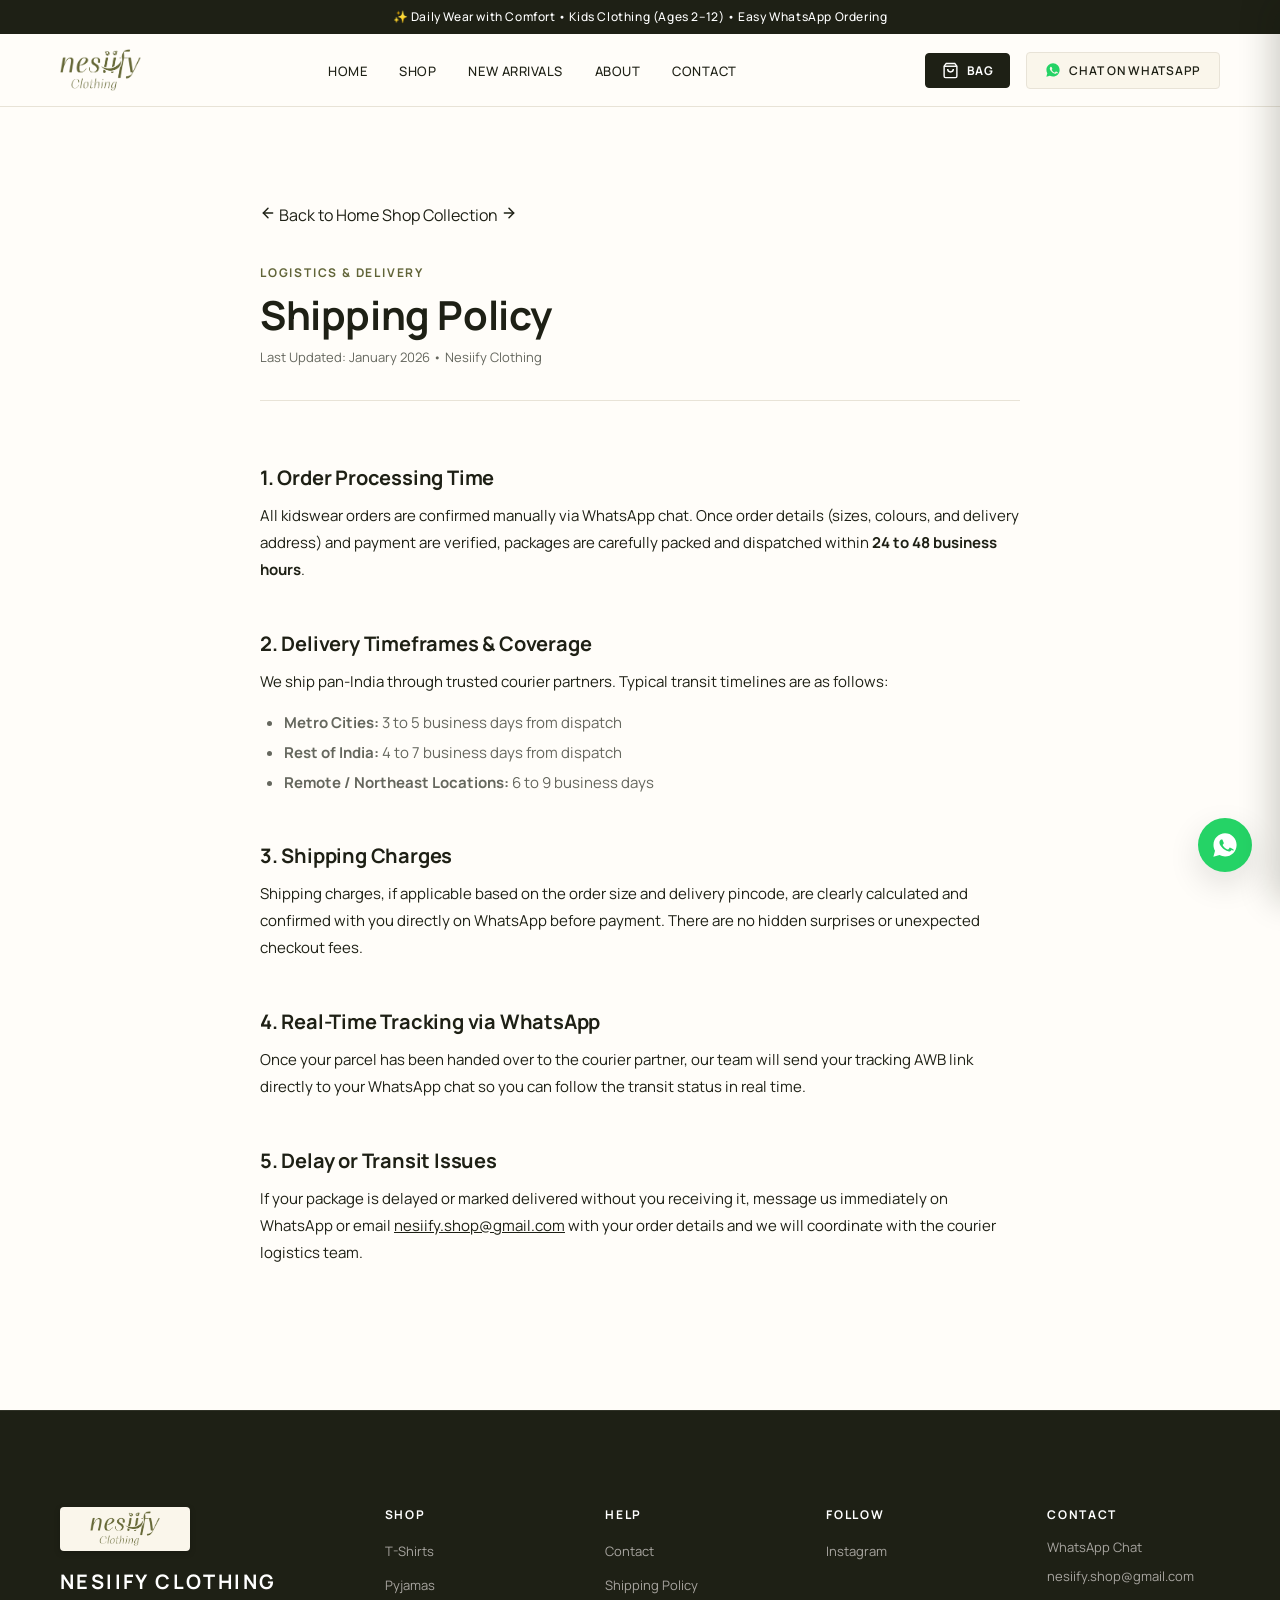
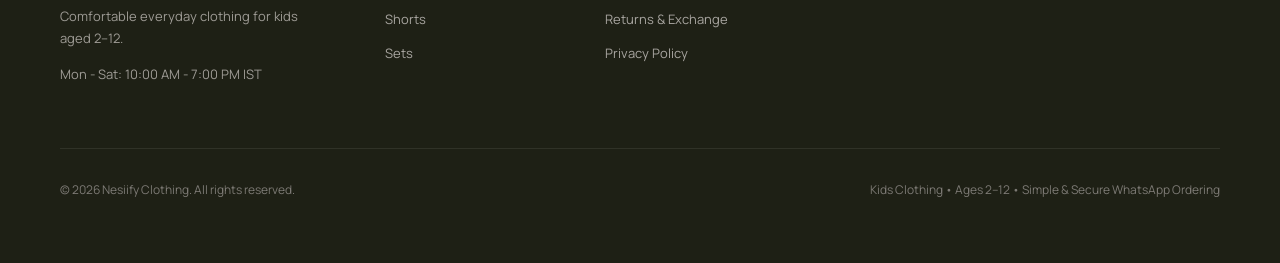
<file: policies/shipping.html>
<!DOCTYPE html>
<html lang="en">

<head>
  <meta charset="UTF-8">
  <meta name="viewport" content="width=device-width, initial-scale=1.0">
  <title>Shipping Policy | Nesiify Clothing</title>
  <meta name="description"
    content="Read the Shipping Policy of Nesiify Clothing. Standard dispatch timeframes, pan-India courier delivery, tracking via WhatsApp, and order assistance for kidswear.">

  <link rel="icon" type="image/jpeg" href="../assets/logo/nesiify_logo.jpeg">

  <!-- Google Fonts: Manrope -->
  <link rel="preconnect" href="https://fonts.googleapis.com">
  <link rel="preconnect" href="https://fonts.gstatic.com" crossorigin>
  <link href="https://fonts.googleapis.com/css2?family=Manrope:wght@400;500;600;700;800&display=swap" rel="stylesheet">

  <!-- Stylesheets -->
  <link rel="stylesheet" href="../css/variables.css">
  <link rel="stylesheet" href="../css/global.css">
  <link rel="stylesheet" href="../css/navbar.css">
  <link rel="stylesheet" href="../css/cart.css">
  <link rel="stylesheet" href="../css/footer.css">
  <link rel="stylesheet" href="../css/responsive.css">

  <style>
    .policy-container {
      max-width: 800px;
      margin: 0 auto;
      padding: var(--space-4xl) var(--container-pad);
    }

    .policy-header {
      margin-bottom: var(--space-3xl);
      border-bottom: 1px solid var(--color-border);
      padding-bottom: var(--space-xl);
    }

    .policy-title {
      font-size: clamp(28px, 4vw, 40px);
      font-weight: var(--weight-bold);
      color: var(--color-primary-dark);
      margin-bottom: var(--space-xs);
    }

    .policy-meta {
      font-size: var(--font-size-sm);
      color: var(--color-text-secondary);
    }

    .policy-section {
      margin-bottom: var(--space-2xl);
    }

    .policy-section h2 {
      font-size: var(--font-size-lg);
      font-weight: var(--weight-bold);
      color: var(--color-primary-dark);
      margin-bottom: var(--space-sm);
    }

    .policy-section p {
      font-size: var(--font-size-base);
      line-height: 1.8;
      color: var(--color-text-main);
      margin-bottom: var(--space-md);
    }

    .policy-section ul {
      margin-left: var(--space-lg);
      margin-bottom: var(--space-md);
    }

    .policy-section li {
      font-size: var(--font-size-base);
      color: var(--color-text-secondary);
      line-height: 1.6;
      margin-bottom: 6px;
    }
  </style>
</head>

<body>
  <a href="#mainContent" class="skip-link">Skip to main content</a>

  <!-- Announcement Bar -->
  <aside class="announcement-bar" aria-label="Announcement">
    <span>✨ Daily Wear with Comfort &bull; Kids Clothing (Ages 2–12) &bull; Easy WhatsApp Ordering</span>
  </aside>

  <!-- Navbar -->
  <header class="site-header">
    <div class="container navbar">
      <a href="../index.html" class="brand-logo" aria-label="Nesiify Clothing Home">
        <div class="brand-logo-wrapper">
          <img src="../assets/logo/nesiify_logo.jpeg" alt="Nesiify Clothing Logo" class="brand-logo-img">
        </div>
      </a>

      <nav aria-label="Primary Navigation">
        <ul class="nav-links">
          <li><a href="../index.html" class="nav-link">Home</a></li>
          <li><a href="../shop.html" class="nav-link">Shop</a></li>
          <li><a href="../shop.html?category=new-arrivals" class="nav-link">New Arrivals</a></li>
          <li><a href="../about.html" class="nav-link">About</a></li>
          <li><a href="../contact.html" class="nav-link">Contact</a></li>
        </ul>
      </nav>

      <div class="nav-actions">
        <button type="button" class="nav-wa-btn btn-whatsapp-chat" data-whatsapp-msg="Hi! I have a shipping inquiry."
          aria-label="Chat on WhatsApp">
          <svg viewBox="0 0 24 24" aria-hidden="true">
            <path
              d="M12.04 2c-5.46 0-9.91 4.45-9.91 9.91 0 1.75.46 3.45 1.32 4.95L2.05 22l5.25-1.38c1.45.79 3.08 1.21 4.74 1.21 5.46 0 9.91-4.45 9.91-9.91 0-2.65-1.03-5.14-2.9-7.01A9.816 9.816 0 0 0 12.04 2zm5.8 14.15c-.24.68-1.2 1.25-1.72 1.33-.48.07-1.1.1-3.21-.78-2.69-1.12-4.43-3.84-4.57-4.02-.13-.18-1.1-1.46-1.1-2.79 0-1.33.7-1.98.95-2.25.24-.26.54-.33.72-.33.18 0 .36 0 .52.01.17.01.4.06.61.56.24.58.82 2 .89 2.15.07.15.11.33.02.53-.1.19-.15.31-.3.48-.15.18-.31.39-.44.52-.15.15-.31.31-.13.62.18.31.78 1.29 1.68 2.09 1.15 1.03 2.13 1.35 2.43 1.5.3.15.48.13.66-.08.18-.21.78-.91.99-1.22.21-.31.42-.26.7-.16.29.1 1.83.86 2.14 1.02.31.15.52.23.6.36.07.12.07.72-.17 1.4z" />
          </svg>
          <span>Chat on WhatsApp</span>
        </button>

        <button type="button" class="mobile-menu-toggle" aria-label="Open mobile menu" aria-expanded="false">
          <span class="hamburger-line"></span>
          <span class="hamburger-line"></span>
          <span class="hamburger-line"></span>
        </button>
      </div>
    </div>
  </header>

  <!-- Mobile Drawer -->
  <div class="mobile-drawer-overlay"></div>
  <div class="mobile-drawer" role="dialog" aria-modal="true" aria-label="Mobile Navigation">
    <div class="mobile-drawer-header">
      <div class="brand-logo-wrapper">
        <img src="../assets/logo/nesiify_logo.jpeg" alt="Nesiify Clothing Logo" class="brand-logo-img">
      </div>
      <button type="button" class="mobile-drawer-close" aria-label="Close menu">&times;</button>
    </div>
    <ul class="mobile-nav-links">
      <li><a href="../index.html" class="mobile-nav-link">Home</a></li>
      <li><a href="../shop.html" class="mobile-nav-link">Shop Collection</a></li>
      <li><a href="../shop.html?category=new-arrivals" class="mobile-nav-link">New Arrivals</a></li>
      <li><a href="../about.html" class="mobile-nav-link">About Us</a></li>
      <li><a href="../contact.html" class="mobile-nav-link">Contact</a></li>
      <li><a href="shipping.html" class="mobile-nav-link is-active" style="font-size: 14px;">Shipping Policy</a></li>
      <li><a href="returns.html" class="mobile-nav-link"
          style="font-size: 14px; color: var(--color-text-secondary);">Returns & Exchanges</a></li>
    </ul>
    <div class="mobile-drawer-footer">
      <button type="button" class="btn btn-whatsapp btn-whatsapp-chat" style="width: 100%;"
        data-whatsapp-msg="Hi! I have a shipping question.">
        <svg viewBox="0 0 24 24" aria-hidden="true" style="width:18px;height:18px;fill:currentColor;">
          <path
            d="M12.04 2c-5.46 0-9.91 4.45-9.91 9.91 0 1.75.46 3.45 1.32 4.95L2.05 22l5.25-1.38c1.45.79 3.08 1.21 4.74 1.21 5.46 0 9.91-4.45 9.91-9.91 0-2.65-1.03-5.14-2.9-7.01A9.816 9.816 0 0 0 12.04 2zm5.8 14.15c-.24.68-1.2 1.25-1.72 1.33-.48.07-1.1.1-3.21-.78-2.69-1.12-4.43-3.84-4.57-4.02-.13-.18-1.1-1.46-1.1-2.79 0-1.33.7-1.98.95-2.25.24-.26.54-.33.72-.33.18 0 .36 0 .52.01.17.01.4.06.61.56.24.58.82 2 .89 2.15.07.15.11.33.02.53-.1.19-.15.31-.3.48-.15.18-.31.39-.44.52-.15.15-.31.31-.13.62.18.31.78 1.29 1.68 2.09 1.15 1.03 2.13 1.35 2.43 1.5.3.15.48.13.66-.08.18-.21.78-.91.99-1.22.21-.31.42-.26.7-.16.29.1 1.83.86 2.14 1.02.31.15.52.23.6.36.07.12.07.72-.17 1.4z" />
        </svg>
        <span>CHAT ON WHATSAPP</span>
      </button>
    </div>
  </div>

  <!-- Main Content -->
  <main id="mainContent" class="main-content">
    <div class="policy-container">
      <!-- Page Back Nav -->
      <div class="page-back-nav" style="margin-bottom: var(--space-xl);">
        <a href="../index.html" class="back-nav-btn" aria-label="Back to Home">
          <svg width="16" height="16" viewBox="0 0 24 24" fill="none" stroke="currentColor" stroke-width="2.2"
            stroke-linecap="round" stroke-linejoin="round" aria-hidden="true">
            <line x1="19" y1="12" x2="5" y2="12"></line>
            <polyline points="12 19 5 12 12 5"></polyline>
          </svg>
          <span>Back to Home</span>
        </a>
        <a href="../shop.html" class="back-nav-btn secondary" aria-label="Shop Collection">
          <span>Shop Collection</span>
          <svg width="16" height="16" viewBox="0 0 24 24" fill="none" stroke="currentColor" stroke-width="2.2"
            stroke-linecap="round" stroke-linejoin="round" aria-hidden="true">
            <line x1="5" y1="12" x2="19" y2="12"></line>
            <polyline points="12 5 19 12 12 19"></polyline>
          </svg>
        </a>
      </div>

      <div class="policy-header">
        <span class="section-tag">Logistics & Delivery</span>
        <h1 class="policy-title">Shipping Policy</h1>
        <div class="policy-meta">Last Updated: January 2026 &bull; Nesiify Clothing</div>
      </div>

      <div class="policy-section">
        <h2>1. Order Processing Time</h2>
        <p>All kidswear orders are confirmed manually via WhatsApp chat. Once order details (sizes, colours, and
          delivery address) and payment are verified, packages are carefully packed and dispatched within <strong>24 to
            48 business hours</strong>.</p>
      </div>

      <div class="policy-section">
        <h2>2. Delivery Timeframes & Coverage</h2>
        <p>We ship pan-India through trusted courier partners. Typical transit timelines are as follows:</p>
        <ul>
          <li><strong>Metro Cities:</strong> 3 to 5 business days from dispatch</li>
          <li><strong>Rest of India:</strong> 4 to 7 business days from dispatch</li>
          <li><strong>Remote / Northeast Locations:</strong> 6 to 9 business days</li>
        </ul>
      </div>

      <div class="policy-section">
        <h2>3. Shipping Charges</h2>
        <p>Shipping charges, if applicable based on the order size and delivery pincode, are clearly calculated and
          confirmed with you directly on WhatsApp before payment. There are no hidden surprises or unexpected checkout
          fees.</p>
      </div>

      <div class="policy-section">
        <h2>4. Real-Time Tracking via WhatsApp</h2>
        <p>Once your parcel has been handed over to the courier partner, our team will send your tracking AWB link
          directly to your WhatsApp chat so you can follow the transit status in real time.</p>
      </div>

      <div class="policy-section">
        <h2>5. Delay or Transit Issues</h2>
        <p>If your package is delayed or marked delivered without you receiving it, message us immediately on WhatsApp
          or email <a href="mailto:nesiify.shop@gmail.com"
            style="color: var(--color-primary-dark); text-decoration: underline;">nesiify.shop@gmail.com</a> with your
          order details and we will coordinate with the courier logistics team.</p>
      </div>
    </div>
  </main>

  <!-- Footer -->
  <footer class="site-footer">
    <div class="container">
      <div class="footer-grid">
        <div class="footer-col-brand">
          <div class="footer-logo-wrapper">
            <img src="../assets/logo/nesiify_logo.jpeg" alt="Nesiify Clothing Logo" class="footer-logo-img">
          </div>
          <div class="footer-brand-title">Nesiify Clothing</div>
          <p class="footer-brand-desc">Comfortable everyday clothing for kids aged 2–12.</p>
          <div class="footer-contact-item">
            <span style="font-size: 13px; color: #9E9B95;" data-config="businessHours">Mon - Sat: 10:00 AM - 7:00 PM
              IST</span>
          </div>
        </div>

        <div>
          <h4 class="footer-heading">SHOP</h4>
          <ul class="footer-links">
            <li><a href="../shop.html?category=t-shirts" class="footer-link">T-Shirts</a></li>
            <li><a href="../shop.html?category=pyjamas" class="footer-link">Pyjamas</a></li>
            <li><a href="../shop.html?category=shorts" class="footer-link">Shorts</a></li>
            <li><a href="../shop.html?category=sets" class="footer-link">Sets</a></li>
          </ul>
        </div>

        <div>
          <h4 class="footer-heading">HELP</h4>
          <ul class="footer-links">
            <li><a href="../contact.html" class="footer-link">Contact</a></li>
            <li><a href="shipping.html" class="footer-link">Shipping Policy</a></li>
            <li><a href="returns.html" class="footer-link">Returns & Exchange</a></li>
            <li><a href="privacy.html" class="footer-link">Privacy Policy</a></li>
          </ul>
        </div>

        <div>
          <h4 class="footer-heading">FOLLOW</h4>
          <ul class="footer-links">
            <li><a href="#" class="footer-link" data-config="instagramUrl">Instagram</a></li>
          </ul>
        </div>

        <div>
          <h4 class="footer-heading">CONTACT</h4>
          <ul class="footer-links">
            <li class="footer-contact-item">
              <a href="#" class="footer-link btn-whatsapp-chat"
                data-whatsapp-msg="Hi! I have a question about shipping.">WhatsApp Chat</a>
            </li>
            <li class="footer-contact-item">
              <a href="#" class="footer-link" data-config="email">nesiify.shop@gmail.com</a>
            </li>
          </ul>
        </div>
      </div>

      <div class="footer-bottom">
        <div>&copy; <span data-config="copyrightYear">2026</span> Nesiify Clothing. All rights reserved.</div>
        <div>Kids Clothing &bull; Ages 2–12 &bull; Simple & Secure WhatsApp Ordering</div>
      </div>
    </div>
  </footer>

  <!-- Mobile Fixed Bottom Navigation Bar -->
  <nav class="bottom-nav-bar" aria-label="Mobile Navigation Bar">
    <div class="bottom-nav-grid">
      <a href="../index.html" class="bottom-nav-item">
        <svg viewBox="0 0 24 24" fill="none" stroke="currentColor" stroke-width="2">
          <path d="M3 9l9-7 9 7v11a2 2 0 0 1-2 2H5a2 2 0 0 1-2-2z" />
          <polyline points="9 22 9 12 15 12 15 22" />
        </svg>
        <span>Home</span>
      </a>
      <a href="../shop.html" class="bottom-nav-item">
        <svg viewBox="0 0 24 24" fill="none" stroke="currentColor" stroke-width="2">
          <rect x="3" y="3" width="7" height="7" />
          <rect x="14" y="3" width="7" height="7" />
          <rect x="14" y="14" width="7" height="7" />
          <rect x="3" y="14" width="7" height="7" />
        </svg>
        <span>Shop</span>
      </a>
      <a href="#" class="bottom-nav-item is-wa btn-whatsapp-chat" data-whatsapp-msg="Hi! I have a shipping question."
        aria-label="WhatsApp Chat">
        <svg viewBox="0 0 24 24" fill="currentColor">
          <path
            d="M12.04 2c-5.46 0-9.91 4.45-9.91 9.91 0 1.75.46 3.45 1.32 4.95L2.05 22l5.25-1.38c1.45.79 3.08 1.21 4.74 1.21 5.46 0 9.91-4.45 9.91-9.91 0-2.65-1.03-5.14-2.9-7.01A9.816 9.816 0 0 0 12.04 2zm5.8 14.15c-.24.68-1.2 1.25-1.72 1.33-.48.07-1.1.1-3.21-.78-2.69-1.12-4.43-3.84-4.57-4.02-.13-.18-1.1-1.46-1.1-2.79 0-1.33.7-1.98.95-2.25.24-.26.54-.33.72-.33.18 0 .36 0 .52.01.17.01.4.06.61.56.24.58.82 2 .89 2.15.07.15.11.33.02.53-.1.19-.15.31-.3.48-.15.18-.31.39-.44.52-.15.15-.31.31-.13.62.18.31.78 1.29 1.68 2.09 1.15 1.03 2.13 1.35 2.43 1.5.3.15.48.13.66-.08.18-.21.78-.91.99-1.22.21-.31.42-.26.7-.16.29.1 1.83.86 2.14 1.02.31.15.52.23.6.36.07.12.07.72-.17 1.4z" />
        </svg>
        <span>WhatsApp</span>
      </a>
      <a href="#" class="bottom-nav-item" data-trigger-mobile-menu aria-label="Open menu">
        <svg viewBox="0 0 24 24" fill="none" stroke="currentColor" stroke-width="2">
          <line x1="3" y1="12" x2="21" y2="12" />
          <line x1="3" y1="6" x2="21" y2="6" />
          <line x1="3" y1="18" x2="21" y2="18" />
        </svg>
        <span>Menu</span>
      </a>
    </div>
  </nav>

  <!-- Floating WhatsApp Button -->
  <a href="#" class="floating-whatsapp" aria-label="Direct WhatsApp Chat">
    <svg viewBox="0 0 24 24" aria-hidden="true">
      <path
        d="M12.04 2c-5.46 0-9.91 4.45-9.91 9.91 0 1.75.46 3.45 1.32 4.95L2.05 22l5.25-1.38c1.45.79 3.08 1.21 4.74 1.21 5.46 0 9.91-4.45 9.91-9.91 0-2.65-1.03-5.14-2.9-7.01A9.816 9.816 0 0 0 12.04 2zm5.8 14.15c-.24.68-1.2 1.25-1.72 1.33-.48.07-1.1.1-3.21-.78-2.69-1.12-4.43-3.84-4.57-4.02-.13-.18-1.1-1.46-1.1-2.79 0-1.33.7-1.98.95-2.25.24-.26.54-.33.72-.33.18 0 .36 0 .52.01.17.01.4.06.61.56.24.58.82 2 .89 2.15.07.15.11.33.02.53-.1.19-.15.31-.3.48-.15.18-.31.39-.44.52-.15.15-.31.31-.13.62.18.31.78 1.29 1.68 2.09 1.15 1.03 2.13 1.35 2.43 1.5.3.15.48.13.66-.08.18-.21.78-.91.99-1.22.21-.31.42-.26.7-.16.29.1 1.83.86 2.14 1.02.31.15.52.23.6.36.07.12.07.72-.17 1.4z" />
    </svg>
  </a>

  <!-- JavaScript Modules -->
  <script src="../js/config.js"></script>
  <script src="../js/whatsapp.js"></script>
  <script src="../js/cart.js"></script>
  <script src="../js/navbar.js"></script>
  <script src="../js/main.js"></script>
</body>

</html>
</file>
<file: css/variables.css>
/* ===================================================
   DESIGN TOKENS & SYSTEM VARIABLES
   =================================================== */

:root {
  /* Color Palette - Nesiify Clothing Brand Guidelines */
  --color-primary-dark: #1E2015;
  --color-brand-olive: #616438;
  --color-brand-olive-dark: #4B4E26;
  --color-bg-main: #FFFDF9;
  --color-bg-secondary: #FAF6EB;
  --color-accent: #616438;
  --color-accent-hover: #4B4E26;
  --color-text-main: #1E2015;
  --color-text-secondary: #65675E;
  --color-border: #E8E3D7;
  --color-white: #FFFFFF;
  --color-whatsapp: #25D366;
  --color-whatsapp-dark: #1EBE5D;
  --color-error: #D9534F;
  --color-error-bg: #FDF2F2;

  /* Typography */
  --font-primary: 'Manrope', -apple-system, BlinkMacSystemFont, 'Segoe UI', Roboto, sans-serif;
  
  /* Font Sizes */
  --font-size-xs: 12px;
  --font-size-sm: 13px;
  --font-size-base: 15px;
  --font-size-md: 17px;
  --font-size-lg: 20px;
  --font-size-xl: 26px;
  --font-size-2xl: 34px;
  --font-size-3xl: 44px;
  --font-size-4xl: 56px;

  /* Font Weights */
  --weight-regular: 400;
  --weight-medium: 500;
  --weight-semibold: 600;
  --weight-bold: 700;

  /* Spacing */
  --space-2xs: 4px;
  --space-xs: 8px;
  --space-sm: 12px;
  --space-md: 16px;
  --space-lg: 24px;
  --space-xl: 32px;
  --space-2xl: 48px;
  --space-3xl: 64px;
  --space-4xl: 96px;

  /* Layout */
  --container-max: 1200px;
  --container-pad: 20px;
  --header-height: 72px;
  --announcement-height: 38px;
  --bottom-nav-height: 64px;

  /* Component Radiuses - Clean minimal 4-6px */
  --radius-xs: 3px;
  --radius-sm: 4px;
  --radius-md: 6px;
  --radius-pill: 9999px;

  /* Aspect Ratios */
  --product-aspect-ratio: 4 / 5;

  /* Transitions */
  --transition-fast: 0.18s ease;
  --transition-smooth: 0.3s cubic-bezier(0.16, 1, 0.3, 1);

  /* Elevation */
  --shadow-subtle: 0 4px 16px rgba(17, 17, 17, 0.04);
  --shadow-card: 0 8px 24px rgba(17, 17, 17, 0.06);
  --shadow-float: 0 12px 32px rgba(17, 17, 17, 0.12);
}
</file>
<file: css/global.css>
/* ===================================================
   GLOBAL STYLES & FOUNDATIONS
   =================================================== */

*, *::before, *::after {
  box-sizing: border-box;
  margin: 0;
  padding: 0;
}

html {
  font-family: var(--font-primary);
  font-size: 16px;
  line-height: 1.5;
  color: var(--color-text-main);
  background-color: var(--color-bg-main);
  -webkit-font-smoothing: antialiased;
  -moz-osx-font-smoothing: grayscale;
  scroll-behavior: smooth;
}

body {
  min-height: 100vh;
  display: flex;
  flex-direction: column;
  background-color: var(--color-bg-main);
  color: var(--color-text-main);
  overflow-x: hidden;
}

/* Accessibility skip link */
.skip-link {
  position: absolute;
  top: -100px;
  left: 16px;
  padding: 10px 18px;
  background-color: var(--color-primary-dark);
  color: var(--color-white);
  z-index: 9999;
  text-decoration: none;
  border-radius: var(--radius-sm);
  font-size: var(--font-size-sm);
  font-weight: var(--weight-medium);
  transition: top var(--transition-fast);
}
.skip-link:focus {
  top: 16px;
}

/* Base Typography */
h1, h2, h3, h4, h5, h6 {
  color: var(--color-primary-dark);
  font-weight: var(--weight-semibold);
  letter-spacing: -0.01em;
  line-height: 1.25;
}

p {
  color: var(--color-text-secondary);
  line-height: 1.6;
}

a {
  color: inherit;
  text-decoration: none;
  transition: color var(--transition-fast);
}

img {
  max-width: 100%;
  height: auto;
  display: block;
}

button {
  font-family: inherit;
  cursor: pointer;
  border: none;
  background: none;
}

input, select, textarea {
  font-family: inherit;
  font-size: var(--font-size-base);
}

/* Focus States for Accessibility */
a:focus-visible,
button:focus-visible,
input:focus-visible,
select:focus-visible {
  outline: 2px solid var(--color-accent);
  outline-offset: 2px;
}

/* Layout Utilities */
.container {
  width: 100%;
  max-width: var(--container-max);
  margin-left: auto;
  margin-right: auto;
  padding-left: var(--container-pad);
  padding-right: var(--container-pad);
}

.section {
  padding-top: var(--space-3xl);
  padding-bottom: var(--space-3xl);
}

.section-secondary {
  background-color: var(--color-bg-secondary);
}

.section-header {
  text-align: center;
  max-width: 600px;
  margin: 0 auto var(--space-2xl) auto;
}

.section-tag {
  display: inline-block;
  font-size: var(--font-size-xs);
  font-weight: var(--weight-bold);
  letter-spacing: 0.15em;
  text-transform: uppercase;
  color: var(--color-accent);
  margin-bottom: var(--space-xs);
}

.section-title {
  font-size: clamp(24px, 3.5vw, 36px);
  color: var(--color-primary-dark);
  font-weight: var(--weight-bold);
  letter-spacing: -0.02em;
}

.section-subtitle {
  font-size: var(--font-size-base);
  color: var(--color-text-secondary);
  margin-top: var(--space-xs);
}

/* Buttons */
.btn {
  display: inline-flex;
  align-items: center;
  justify-content: center;
  gap: var(--space-xs);
  padding: 14px 28px;
  font-size: var(--font-size-sm);
  font-weight: var(--weight-semibold);
  letter-spacing: 0.08em;
  text-transform: uppercase;
  border-radius: var(--radius-sm);
  transition: all var(--transition-fast);
  text-decoration: none;
  white-space: nowrap;
  border: 1px solid transparent;
}

.btn-primary {
  background-color: var(--color-primary-dark);
  color: var(--color-white);
}
.btn-primary:hover {
  background-color: #262626;
  color: var(--color-white);
  transform: translateY(-1px);
}

.btn-secondary {
  background-color: transparent;
  color: var(--color-primary-dark);
  border-color: var(--color-border);
}
.btn-secondary:hover {
  background-color: var(--color-bg-secondary);
  border-color: var(--color-primary-dark);
}

.btn-accent {
  background-color: var(--color-accent);
  color: var(--color-white);
}
.btn-accent:hover {
  background-color: var(--color-accent-hover);
  color: var(--color-white);
}

/* Specific WhatsApp Action Button */
.btn-whatsapp {
  background-color: var(--color-whatsapp);
  color: var(--color-white);
}
.btn-whatsapp:hover {
  background-color: var(--color-whatsapp-dark);
  color: var(--color-white);
  box-shadow: 0 4px 14px rgba(37, 211, 102, 0.25);
  transform: translateY(-1px);
}
.btn-whatsapp svg {
  width: 18px;
  height: 18px;
  fill: currentColor;
}

/* Product Badges */
.badge {
  display: inline-flex;
  align-items: center;
  padding: 4px 10px;
  font-size: 11px;
  font-weight: var(--weight-bold);
  letter-spacing: 0.1em;
  text-transform: uppercase;
  border-radius: var(--radius-xs);
}

.badge-new {
  background-color: var(--color-accent);
  color: var(--color-white);
}

/* Validation Messages */
.form-message {
  padding: 10px 14px;
  border-radius: var(--radius-sm);
  font-size: var(--font-size-sm);
  margin-top: var(--space-sm);
  display: none;
}
.form-message.is-error {
  display: flex;
  align-items: center;
  gap: 8px;
  color: var(--color-error);
  background-color: var(--color-error-bg);
  border: 1px solid rgba(217, 83, 79, 0.2);
}

/* Empty State / Loading State */
.state-message {
  text-align: center;
  padding: var(--space-4xl) var(--space-md);
  max-width: 480px;
  margin: 0 auto;
}
.state-message h3 {
  font-size: var(--font-size-xl);
  margin-bottom: var(--space-xs);
}
.state-message p {
  margin-bottom: var(--space-lg);
}

/* Main Content Wrapper */
.main-content {
  flex: 1 0 auto;
}
</file>
<file: css/navbar.css>
/* ===================================================
   NAVBAR, ANNOUNCEMENT BAR, MOBILE & BOTTOM NAVIGATION
   =================================================== */

/* Announcement Bar */
.announcement-bar {
  background-color: var(--color-primary-dark);
  color: var(--color-white);
  font-size: var(--font-size-xs);
  font-weight: var(--weight-medium);
  letter-spacing: 0.05em;
  padding: 8px 16px;
  text-align: center;
  position: relative;
  z-index: 101;
}

.announcement-bar a {
  color: var(--color-white);
  text-decoration: underline;
  text-underline-offset: 3px;
}

/* Main Navbar */
.site-header {
  position: sticky;
  top: 0;
  left: 0;
  width: 100%;
  background-color: var(--color-bg-main);
  border-bottom: 1px solid var(--color-border);
  z-index: 100;
  transition: box-shadow var(--transition-fast), background-color var(--transition-fast);
}

.site-header.is-scrolled {
  box-shadow: var(--shadow-subtle);
  background-color: rgba(255, 253, 249, 0.96);
  backdrop-filter: blur(8px);
  -webkit-backdrop-filter: blur(8px);
}

.navbar {
  display: flex;
  align-items: center;
  justify-content: space-between;
  height: var(--header-height);
}

/* Brand Logo */
.brand-logo {
  display: inline-flex;
  align-items: center;
  text-decoration: none;
}

.brand-logo-wrapper {
  display: inline-flex;
  align-items: center;
  justify-content: center;
  height: 44px;
  width: auto;
  background-color: transparent;
}

.brand-logo-img {
  height: 42px;
  width: auto;
  max-width: 140px;
  object-fit: contain;
  display: block;
}

.brand-logo .brand-name-text {
  position: relative;
  font-size: 20px;
  font-weight: var(--weight-bold);
  letter-spacing: 0.08em;
  color: var(--color-primary-dark);
}

/* Desktop Navigation Links */
.nav-links {
  display: flex;
  align-items: center;
  gap: var(--space-xl);
  list-style: none;
}

.nav-link {
  font-size: var(--font-size-sm);
  font-weight: var(--weight-medium);
  letter-spacing: 0.04em;
  text-transform: uppercase;
  color: var(--color-text-main);
  padding: 6px 0;
  position: relative;
}

.nav-link::after {
  content: '';
  position: absolute;
  bottom: 0;
  left: 0;
  width: 0;
  height: 1.5px;
  background-color: var(--color-primary-dark);
  transition: width var(--transition-fast);
}

.nav-link:hover::after,
.nav-link.is-active::after {
  width: 100%;
}

.nav-link.is-active {
  color: var(--color-primary-dark);
  font-weight: var(--weight-semibold);
}

/* Navbar Right Actions */
.nav-actions {
  display: flex;
  align-items: center;
  gap: var(--space-md);
}

.nav-wa-btn {
  display: inline-flex;
  align-items: center;
  gap: 8px;
  padding: 9px 18px;
  font-size: var(--font-size-xs);
  font-weight: var(--weight-semibold);
  letter-spacing: 0.06em;
  text-transform: uppercase;
  border-radius: var(--radius-sm);
  background-color: var(--color-bg-secondary);
  color: var(--color-primary-dark);
  border: 1px solid var(--color-border);
  transition: all var(--transition-fast);
}

.nav-wa-btn svg {
  width: 16px;
  height: 16px;
  fill: var(--color-whatsapp);
}

.nav-wa-btn:hover {
  background-color: var(--color-primary-dark);
  color: var(--color-white);
  border-color: var(--color-primary-dark);
}

/* Hamburger Toggle for Mobile */
.mobile-menu-toggle {
  display: none;
  flex-direction: column;
  justify-content: center;
  align-items: center;
  width: 44px;
  height: 44px;
  padding: 8px;
  border-radius: var(--radius-sm);
  background: transparent;
  cursor: pointer;
}

.hamburger-line {
  display: block;
  width: 22px;
  height: 2px;
  margin: 3px 0;
  background-color: var(--color-primary-dark);
  transition: transform var(--transition-fast), opacity var(--transition-fast);
}

.mobile-menu-toggle.is-open .hamburger-line:nth-child(1) {
  transform: translateY(8px) rotate(45deg);
}
.mobile-menu-toggle.is-open .hamburger-line:nth-child(2) {
  opacity: 0;
}
.mobile-menu-toggle.is-open .hamburger-line:nth-child(3) {
  transform: translateY(-8px) rotate(-45deg);
}

/* Mobile Drawer Overlay */
.mobile-drawer-overlay {
  position: fixed;
  top: 0;
  left: 0;
  width: 100%;
  height: 100%;
  background-color: rgba(17, 17, 17, 0.4);
  backdrop-filter: blur(2px);
  -webkit-backdrop-filter: blur(2px);
  z-index: 998;
  opacity: 0;
  visibility: hidden;
  transition: opacity var(--transition-fast), visibility var(--transition-fast);
}

.mobile-drawer-overlay.is-open {
  opacity: 1;
  visibility: visible;
}

/* Mobile Drawer (Slides from Left) */
.mobile-drawer {
  position: fixed;
  top: 0;
  left: -320px;
  right: auto;
  width: 280px;
  height: 100%;
  background-color: var(--color-bg-main);
  box-shadow: var(--shadow-float);
  z-index: 999;
  display: flex;
  flex-direction: column;
  padding: var(--space-xl) var(--space-lg);
  transition: left var(--transition-smooth);
}

.mobile-drawer.is-open {
  left: 0;
  right: auto;
}

.mobile-drawer-header {
  display: flex;
  align-items: center;
  justify-content: space-between;
  padding-bottom: var(--space-lg);
  border-bottom: 1px solid var(--color-border);
  margin-bottom: var(--space-lg);
}

.mobile-drawer-close {
  font-size: 24px;
  line-height: 1;
  color: var(--color-primary-dark);
  padding: 6px;
}

.mobile-nav-links {
  list-style: none;
  display: flex;
  flex-direction: column;
  gap: var(--space-md);
  margin-bottom: var(--space-xl);
}

.mobile-nav-link {
  font-size: var(--font-size-md);
  font-weight: var(--weight-medium);
  color: var(--color-primary-dark);
  display: block;
  padding: 8px 0;
}

.mobile-nav-link.is-active {
  color: var(--color-accent);
  font-weight: var(--weight-bold);
}

.mobile-drawer-footer {
  margin-top: auto;
  padding-top: var(--space-lg);
  border-top: 1px solid var(--color-border);
}

/* Mobile Bottom Navigation Bar */
.bottom-nav-bar {
  display: none; /* Shown via responsive.css on mobile */
  position: fixed;
  bottom: 0;
  left: 0;
  width: 100%;
  height: var(--bottom-nav-height);
  background-color: var(--color-bg-main);
  border-top: 1px solid var(--color-border);
  z-index: 900;
  padding: 6px 12px;
  box-shadow: 0 -4px 16px rgba(17, 17, 17, 0.05);
}

.bottom-nav-grid {
  display: grid;
  grid-template-columns: repeat(4, 1fr);
  height: 100%;
  align-items: center;
}

.bottom-nav-item {
  display: flex;
  flex-direction: column;
  align-items: center;
  justify-content: center;
  gap: 3px;
  font-size: 11px;
  font-weight: var(--weight-medium);
  color: var(--color-text-secondary);
  text-decoration: none;
  padding: 4px 0;
}

.bottom-nav-item svg {
  width: 20px;
  height: 20px;
}

.bottom-nav-item.is-active {
  color: var(--color-primary-dark);
  font-weight: var(--weight-bold);
}

.bottom-nav-item.is-wa {
  color: var(--color-whatsapp-dark);
  font-weight: var(--weight-bold);
}

.bottom-nav-item.is-wa svg {
  fill: var(--color-whatsapp);
}

/* Floating WhatsApp Button (Desktop / Tablet) */
.floating-whatsapp {
  position: fixed;
  bottom: 28px;
  right: 28px;
  width: 54px;
  height: 54px;
  border-radius: 50%;
  background-color: var(--color-whatsapp);
  color: var(--color-white);
  display: flex;
  align-items: center;
  justify-content: center;
  box-shadow: var(--shadow-float);
  z-index: 850;
  transition: transform var(--transition-fast), background-color var(--transition-fast);
  text-decoration: none;
}

.floating-whatsapp svg {
  width: 28px;
  height: 28px;
  fill: currentColor;
}

.floating-whatsapp:hover {
  background-color: var(--color-whatsapp-dark);
  transform: scale(1.08) translateY(-2px);
}
</file>
<file: css/hero.css>
/* ===================================================
   HERO, FEATURED EDITORIAL, BENEFITS, INSTAGRAM & CTAS
   =================================================== */

/* ===================================================
   COMPACT PRODUCT-FIRST STOREFRONT HERO & CATEGORY PILLS
   =================================================== */
.compact-hero-intro {
  padding: 24px 0 6px 0;
  background-color: var(--color-bg-main);
  text-align: center;
}

.compact-intro-badge {
  display: inline-flex;
  align-items: center;
  gap: 6px;
  font-size: 11px;
  font-weight: 700;
  text-transform: uppercase;
  letter-spacing: 0.1em;
  color: var(--color-brand-olive);
  background-color: var(--color-bg-secondary);
  border: 1px solid var(--color-border);
  padding: 3px 12px;
  border-radius: var(--radius-pill);
  margin-bottom: 8px;
}

.compact-intro-title {
  font-size: clamp(22px, 3.2vw, 32px);
  font-weight: var(--weight-bold);
  color: var(--color-primary-dark);
  letter-spacing: -0.02em;
  margin: 0 0 4px 0;
  line-height: 1.2;
}

.compact-intro-sub {
  font-size: clamp(13px, 1.3vw, 15px);
  color: var(--color-text-secondary);
  max-width: 580px;
  margin: 0 auto;
  line-height: 1.45;
}

.home-category-bar {
  padding: 10px 0 16px 0;
  background-color: var(--color-bg-main);
}

.home-category-pills {
  display: flex;
  align-items: center;
  justify-content: center;
  gap: 8px;
  flex-wrap: wrap;
}

.home-cat-pill {
  font-family: inherit;
  font-size: 13px;
  font-weight: 600;
  color: var(--color-text-secondary);
  background-color: var(--color-white);
  border: 1px solid var(--color-border);
  padding: 7px 18px;
  border-radius: var(--radius-pill);
  cursor: pointer;
  transition: all var(--transition-fast);
  white-space: nowrap;
}

.home-cat-pill:hover {
  border-color: var(--color-brand-olive);
  color: var(--color-primary-dark);
  background-color: var(--color-bg-secondary);
}

.home-cat-pill.is-active {
  background-color: var(--color-brand-olive);
  color: var(--color-white);
  border-color: var(--color-brand-olive);
}

.home-storefront-section {
  padding-top: var(--space-sm);
  padding-bottom: var(--space-3xl);
}

.home-storefront-header {
  display: flex;
  align-items: baseline;
  justify-content: space-between;
  margin-bottom: var(--space-lg);
  padding-bottom: var(--space-xs);
  border-bottom: 1px solid var(--color-border);
  flex-wrap: wrap;
  gap: 10px;
}

.home-storefront-heading {
  display: flex;
  align-items: baseline;
  gap: 12px;
}

.home-storefront-title {
  font-size: clamp(18px, 2.2vw, 24px);
  font-weight: var(--weight-bold);
  color: var(--color-primary-dark);
  margin: 0;
}

.home-storefront-count {
  font-size: 13px;
  color: var(--color-text-secondary);
  font-weight: 500;
}

.home-view-all-link {
  font-size: 13px;
  font-weight: 700;
  color: var(--color-brand-olive);
  text-decoration: none;
  display: inline-flex;
  align-items: center;
  gap: 4px;
  transition: color var(--transition-fast);
}

.home-view-all-link:hover {
  color: var(--color-brand-olive-dark);
  text-decoration: underline;
}

@media (max-width: 600px) {
  .compact-hero-intro {
    padding: 14px 0 6px 0;
  }
  .home-category-bar {
    padding: 8px 0 12px 0;
  }
  .home-cat-pill {
    padding: 6px 14px;
    font-size: 12px;
  }
  .home-storefront-section {
    padding-top: 0;
    padding-bottom: var(--space-2xl);
  }
}

/* Hero Section */
.hero-section {
  position: relative;
  padding: var(--space-2xl) 0 var(--space-4xl) 0;
  background-color: var(--color-bg-main);
  overflow: hidden;
}

.hero-grid {
  display: grid;
  grid-template-columns: 1fr 1.15fr;
  align-items: center;
  gap: var(--space-3xl);
}

.hero-content {
  max-width: 520px;
}

.hero-tag {
  display: inline-flex;
  align-items: center;
  gap: 8px;
  font-size: var(--font-size-xs);
  font-weight: var(--weight-bold);
  letter-spacing: 0.15em;
  text-transform: uppercase;
  color: var(--color-accent);
  margin-bottom: var(--space-md);
}

.hero-tag-dot {
  width: 6px;
  height: 6px;
  background-color: var(--color-accent);
  border-radius: 50%;
}

.hero-title {
  font-size: clamp(34px, 4.5vw, 54px);
  line-height: 1.12;
  font-weight: var(--weight-bold);
  color: var(--color-primary-dark);
  margin-bottom: var(--space-md);
  letter-spacing: -0.02em;
}

.hero-subtitle {
  font-size: clamp(15px, 1.4vw, 17px);
  color: var(--color-text-secondary);
  line-height: 1.6;
  margin-bottom: var(--space-xl);
}

.hero-cta-group {
  display: flex;
  flex-wrap: wrap;
  gap: var(--space-md);
  align-items: center;
}

.hero-image-wrapper {
  position: relative;
  border-radius: var(--radius-sm);
  overflow: hidden;
  box-shadow: var(--shadow-card);
  background-color: var(--color-bg-secondary);
}

.hero-image-wrapper img {
  width: 100%;
  height: 520px;
  object-fit: cover;
  object-position: center top;
  transition: transform 0.6s ease;
}

.hero-image-wrapper:hover img {
  transform: scale(1.02);
}

.hero-badge-overlay {
  position: absolute;
  bottom: 24px;
  left: 24px;
  background-color: rgba(255, 253, 249, 0.94);
  backdrop-filter: blur(8px);
  -webkit-backdrop-filter: blur(8px);
  border: 1px solid var(--color-border);
  padding: 12px 18px;
  border-radius: var(--radius-sm);
  display: flex;
  align-items: center;
  gap: 12px;
}

.hero-badge-overlay .badge-dot {
  width: 8px;
  height: 8px;
  background-color: var(--color-whatsapp);
  border-radius: 50%;
  box-shadow: 0 0 0 4px rgba(37, 211, 102, 0.2);
}

.hero-badge-overlay .badge-text-bold {
  font-size: var(--font-size-xs);
  font-weight: var(--weight-bold);
  color: var(--color-primary-dark);
  letter-spacing: 0.04em;
  text-transform: uppercase;
}

.hero-badge-overlay .badge-text-sub {
  font-size: 11px;
  color: var(--color-text-secondary);
}

/* Featured Editorial Collection Section */
.featured-collection-section {
  background-color: var(--color-bg-secondary);
  padding: var(--space-4xl) 0;
  border-top: 1px solid var(--color-border);
  border-bottom: 1px solid var(--color-border);
}

.featured-editorial-grid {
  display: grid;
  grid-template-columns: 1.1fr 1fr;
  align-items: center;
  gap: var(--space-4xl);
}

.featured-image-container {
  position: relative;
  border-radius: var(--radius-sm);
  overflow: hidden;
  box-shadow: var(--shadow-card);
}

.featured-image-container img {
  width: 100%;
  height: 480px;
  object-fit: cover;
  object-position: center;
  transition: transform 0.5s ease;
}

.featured-image-container:hover img {
  transform: scale(1.02);
}

.featured-content {
  max-width: 460px;
}

.featured-tag {
  font-size: var(--font-size-xs);
  font-weight: var(--weight-bold);
  letter-spacing: 0.15em;
  text-transform: uppercase;
  color: var(--color-accent);
  margin-bottom: var(--space-sm);
}

.featured-title {
  font-size: clamp(28px, 3.5vw, 42px);
  color: var(--color-primary-dark);
  font-weight: var(--weight-bold);
  line-height: 1.2;
  margin-bottom: var(--space-md);
  letter-spacing: -0.02em;
}

.featured-desc {
  font-size: var(--font-size-base);
  color: var(--color-text-secondary);
  line-height: 1.7;
  margin-bottom: var(--space-xl);
}

/* Why Choose Us Benefit Blocks */
.benefits-section {
  padding: var(--space-3xl) 0;
  background-color: var(--color-bg-main);
  border-bottom: 1px solid var(--color-border);
}

.benefits-grid {
  display: grid;
  grid-template-columns: repeat(4, 1fr);
  gap: var(--space-lg);
}

.benefit-card {
  padding: var(--space-lg);
  border: 1px solid var(--color-border);
  border-radius: var(--radius-sm);
  background-color: var(--color-white);
  transition: transform var(--transition-fast), box-shadow var(--transition-fast);
  text-align: left;
}

.benefit-card:hover {
  transform: translateY(-2px);
  box-shadow: var(--shadow-subtle);
}

.benefit-icon-wrapper {
  width: 44px;
  height: 44px;
  display: flex;
  align-items: center;
  justify-content: center;
  background-color: var(--color-bg-secondary);
  border-radius: var(--radius-sm);
  margin-bottom: var(--space-md);
}

.benefit-icon-wrapper img,
.benefit-icon-wrapper svg {
  width: 22px;
  height: 22px;
  stroke: var(--color-primary-dark);
}

.benefit-title {
  font-size: var(--font-size-sm);
  font-weight: var(--weight-bold);
  letter-spacing: 0.08em;
  text-transform: uppercase;
  color: var(--color-primary-dark);
  margin-bottom: 4px;
}

.benefit-text {
  font-size: var(--font-size-xs);
  color: var(--color-text-secondary);
  line-height: 1.5;
}

/* Instagram Section */
.instagram-section {
  padding: var(--space-4xl) 0;
  background-color: var(--color-bg-main);
  text-align: center;
}

.instagram-grid {
  display: grid;
  grid-template-columns: repeat(6, 1fr);
  gap: var(--space-sm);
  margin-bottom: var(--space-2xl);
}

.instagram-item {
  position: relative;
  aspect-ratio: 1 / 1;
  overflow: hidden;
  border-radius: var(--radius-sm);
  border: 1px solid var(--color-border);
  display: block;
}

.instagram-item img {
  width: 100%;
  height: 100%;
  object-fit: cover;
  transition: transform 0.4s ease;
}

.instagram-overlay {
  position: absolute;
  top: 0;
  left: 0;
  width: 100%;
  height: 100%;
  background-color: rgba(17, 17, 17, 0.45);
  display: flex;
  align-items: center;
  justify-content: center;
  opacity: 0;
  transition: opacity var(--transition-fast);
}

.instagram-overlay svg {
  width: 28px;
  height: 28px;
  stroke: var(--color-white);
}

.instagram-item:hover .instagram-overlay {
  opacity: 1;
}

.instagram-item:hover img {
  transform: scale(1.06);
}

/* Clickable Instagram Showcase Card */
.instagram-placeholder-container {
  display: flex;
  justify-content: center;
  align-items: center;
  margin: var(--space-xl) auto var(--space-lg);
  max-width: 440px;
}

.instagram-logo-card {
  display: flex;
  align-items: center;
  gap: var(--space-lg);
  padding: 22px 28px;
  background: var(--color-white);
  border: 1.5px solid var(--color-border);
  border-radius: 16px;
  box-shadow: 0 4px 18px rgba(0, 0, 0, 0.04);
  text-decoration: none;
  transition: all 0.3s cubic-bezier(0.16, 1, 0.3, 1);
  width: 100%;
}

.instagram-logo-card:hover {
  transform: translateY(-4px);
  border-color: #E1306C;
  box-shadow: 0 12px 30px rgba(225, 48, 108, 0.16);
}

.instagram-icon-wrapper {
  display: flex;
  align-items: center;
  justify-content: center;
  width: 64px;
  height: 64px;
  border-radius: 18px;
  background: linear-gradient(45deg, #f09433 0%, #e6683c 25%, #dc2743 50%, #cc2366 75%, #bc1888 100%);
  color: #ffffff;
  flex-shrink: 0;
  box-shadow: 0 6px 16px rgba(220, 39, 67, 0.32);
  transition: transform 0.3s ease;
}

.instagram-logo-card:hover .instagram-icon-wrapper {
  transform: scale(1.08) rotate(3deg);
}

.instagram-icon-wrapper svg {
  width: 34px;
  height: 34px;
  stroke: #ffffff;
}

.instagram-card-content {
  display: flex;
  flex-direction: column;
  text-align: left;
}

.instagram-handle {
  font-size: 18px;
  font-weight: 700;
  color: var(--color-primary-dark);
  margin-bottom: 4px;
  letter-spacing: -0.2px;
}

.instagram-card-cta {
  font-size: 13px;
  font-weight: 600;
  color: #E1306C;
  display: inline-flex;
  align-items: center;
  gap: 4px;
  transition: gap 0.2s ease;
}

.instagram-logo-card:hover .instagram-card-cta {
  gap: 8px;
}

@media (max-width: 480px) {
  .instagram-logo-card {
    padding: 16px 20px;
    gap: var(--space-md);
  }

  .instagram-icon-wrapper {
    width: 52px;
    height: 52px;
    border-radius: 14px;
  }

  .instagram-icon-wrapper svg {
    width: 28px;
    height: 28px;
  }

  .instagram-handle {
    font-size: 16px;
  }

  .instagram-card-cta {
    font-size: 12px;
  }
}

/* WhatsApp Help Banner CTA */
.whatsapp-cta-section {
  background-color: var(--color-bg-secondary);
  padding: var(--space-3xl) 0;
  border-top: 1px solid var(--color-border);
}

.whatsapp-cta-box {
  display: flex;
  align-items: center;
  justify-content: space-between;
  gap: var(--space-xl);
  padding: var(--space-2xl);
  background-color: var(--color-white);
  border: 1px solid var(--color-border);
  border-radius: var(--radius-sm);
  box-shadow: var(--shadow-subtle);
}

.whatsapp-cta-content h2 {
  font-size: clamp(20px, 2.5vw, 28px);
  color: var(--color-primary-dark);
  font-weight: var(--weight-bold);
  margin-bottom: 6px;
}

.whatsapp-cta-content p {
  font-size: var(--font-size-base);
  color: var(--color-text-secondary);
}
</file>
<file: css/carousel.css>
/* ===================================================
   HERO FULL-PAGE EDGE-TO-EDGE CAROUSEL
   (Matches full-bleed fashion storefront hero presentation)
   =================================================== */

.home-hero-carousel-section {
  padding: 0;
  margin: 0;
  width: 100%;
  position: relative;
  overflow: hidden;
  background-color: var(--color-primary-dark);
}

.hero-carousel {
  position: relative;
  width: 100%;
  border-radius: 0;
  overflow: hidden;
  background-color: var(--color-primary-dark);
  box-shadow: none;
  border: none;
  user-select: none;
  touch-action: pan-y pinch-zoom;
}

.hero-carousel-slides {
  position: relative;
  width: 100%;
  height: clamp(540px, 80vh, 760px);
  overflow: hidden;
}

.hero-carousel-slide {
  position: absolute;
  inset: 0;
  opacity: 0;
  visibility: hidden;
  transition: opacity 0.85s cubic-bezier(0.4, 0, 0.2, 1), transform 0.85s cubic-bezier(0.4, 0, 0.2, 1);
  transform: scale(1.03);
  will-change: opacity, transform;
}

.hero-carousel-slide.is-active {
  opacity: 1;
  visibility: visible;
  transform: scale(1);
  z-index: 1;
}

.hero-carousel-slide img {
  width: 100%;
  height: 100%;
  object-fit: cover;
  object-position: center;
  display: block;
}

/* Edge-to-Edge Gradient Overlay */
.hero-slide-overlay {
  position: absolute;
  inset: 0;
  display: flex;
  align-items: center;
  width: 100%;
  height: 100%;
  background: linear-gradient(
    90deg, 
    rgba(20, 22, 14, 0.82) 0%, 
    rgba(20, 22, 14, 0.5) 45%, 
    rgba(20, 22, 14, 0.08) 100%
  );
  z-index: 2;
}

/* Content Container - aligns with standard site grid width */
.hero-slide-container {
  width: 100%;
  max-width: var(--container-max, 1200px);
  margin: 0 auto;
  padding: 0 40px;
}

.hero-slide-content {
  max-width: 600px;
  color: #FFFFFF;
}

.hero-carousel-slide.is-active .hero-slide-content {
  animation: heroContentReveal 0.7s cubic-bezier(0.16, 1, 0.3, 1) forwards;
}

@keyframes heroContentReveal {
  0% {
    opacity: 0;
    transform: translateY(24px);
  }
  100% {
    opacity: 1;
    transform: translateY(0);
  }
}

.hero-slide-badge {
  display: inline-flex;
  align-items: center;
  gap: 6px;
  font-size: 12px;
  font-weight: 700;
  text-transform: uppercase;
  letter-spacing: 0.08em;
  color: #FAF6EB;
  background: rgba(97, 100, 56, 0.85);
  backdrop-filter: blur(8px);
  -webkit-backdrop-filter: blur(8px);
  padding: 6px 16px;
  border-radius: var(--radius-pill);
  margin-bottom: 18px;
  border: 1px solid rgba(255, 255, 255, 0.25);
  box-shadow: 0 2px 10px rgba(0, 0, 0, 0.2);
}

.hero-slide-title {
  font-size: clamp(28px, 4.2vw, 48px);
  font-weight: 800;
  color: #FFFFFF;
  line-height: 1.15;
  letter-spacing: -0.02em;
  margin: 0 0 16px 0;
  text-shadow: 0 2px 12px rgba(0, 0, 0, 0.35);
}

.hero-slide-desc {
  font-size: clamp(14px, 1.4vw, 17px);
  color: rgba(255, 255, 255, 0.92);
  line-height: 1.6;
  margin: 0 0 28px 0;
  max-width: 520px;
  text-shadow: 0 1px 8px rgba(0, 0, 0, 0.3);
}

.hero-slide-actions {
  display: flex;
  align-items: center;
  gap: 14px;
  flex-wrap: wrap;
}

/* Primary Button: SHOP NOW */
.btn-hero-shop {
  display: inline-flex;
  align-items: center;
  justify-content: center;
  background-color: var(--color-white);
  color: var(--color-primary-dark);
  font-weight: 800;
  font-size: 14px;
  padding: 14px 34px;
  border-radius: var(--radius-pill);
  border: 2px solid var(--color-white);
  text-decoration: none;
  letter-spacing: 0.06em;
  transition: all 0.25s ease;
  box-shadow: 0 6px 20px rgba(0, 0, 0, 0.3);
  cursor: pointer;
}

.btn-hero-shop:hover {
  background-color: var(--color-brand-olive);
  border-color: var(--color-brand-olive);
  color: var(--color-white);
  transform: translateY(-2px);
  box-shadow: 0 8px 26px rgba(0, 0, 0, 0.4);
}

/* Secondary Button: Outline */
.btn-hero-outline {
  display: inline-flex;
  align-items: center;
  justify-content: center;
  background: rgba(255, 255, 255, 0.15);
  color: var(--color-white);
  font-weight: 600;
  font-size: 14px;
  padding: 14px 28px;
  border-radius: var(--radius-pill);
  border: 1.5px solid rgba(255, 255, 255, 0.7);
  backdrop-filter: blur(8px);
  -webkit-backdrop-filter: blur(8px);
  text-decoration: none;
  letter-spacing: 0.04em;
  transition: all 0.25s ease;
  cursor: pointer;
}

.btn-hero-outline:hover {
  background: rgba(255, 255, 255, 0.95);
  color: var(--color-primary-dark);
  border-color: rgba(255, 255, 255, 0.95);
  transform: translateY(-2px);
}

/* Prev/Next Edge-to-Edge Navigation Arrows */
.hero-carousel-nav {
  position: absolute;
  top: 50%;
  transform: translateY(-50%);
  width: 48px;
  height: 48px;
  border-radius: 50%;
  background: rgba(255, 255, 255, 0.22);
  backdrop-filter: blur(10px);
  -webkit-backdrop-filter: blur(10px);
  border: 1px solid rgba(255, 255, 255, 0.35);
  color: var(--color-white);
  display: flex;
  align-items: center;
  justify-content: center;
  cursor: pointer;
  z-index: 3;
  transition: all 0.25s ease;
  opacity: 0;
}

.hero-carousel:hover .hero-carousel-nav {
  opacity: 1;
}

.hero-carousel-prev {
  left: 28px;
}

.hero-carousel-next {
  right: 28px;
}

.hero-carousel-nav:hover {
  background: var(--color-white);
  color: var(--color-primary-dark);
  transform: translateY(-50%) scale(1.08);
  box-shadow: 0 4px 16px rgba(0, 0, 0, 0.25);
}

/* Pagination Indicators */
.hero-carousel-dots {
  position: absolute;
  bottom: 28px;
  left: 50%;
  transform: translateX(-50%);
  display: inline-flex;
  align-items: center;
  gap: 8px;
  padding: 7px 16px;
  background: rgba(20, 22, 14, 0.6);
  backdrop-filter: blur(10px);
  -webkit-backdrop-filter: blur(10px);
  border-radius: var(--radius-pill);
  z-index: 3;
  border: 1px solid rgba(255, 255, 255, 0.2);
}

.carousel-dot {
  width: 9px;
  height: 9px;
  border-radius: 50%;
  background-color: rgba(255, 255, 255, 0.45);
  border: none;
  padding: 0;
  cursor: pointer;
  transition: all var(--transition-fast);
}

.carousel-dot:hover {
  background-color: var(--color-white);
  transform: scale(1.2);
}

.carousel-dot.is-active {
  background-color: var(--color-white);
  width: 26px;
  border-radius: var(--radius-pill);
}

/* Tablet & Mobile Responsiveness */
@media (max-width: 768px) {
  .hero-carousel-slides {
    height: clamp(480px, 72vh, 600px);
  }

  .hero-slide-overlay {
    padding: 0;
    align-items: flex-end;
    background: linear-gradient(
      180deg, 
      rgba(20, 22, 14, 0.15) 0%, 
      rgba(20, 22, 14, 0.55) 40%, 
      rgba(20, 22, 14, 0.92) 100%
    );
  }

  .hero-slide-container {
    padding: 24px 20px 48px 20px;
    text-align: center;
  }

  .hero-slide-content {
    max-width: 100%;
    margin: 0 auto;
  }

  .hero-slide-badge {
    font-size: 11px;
    padding: 4px 12px;
    margin-bottom: 12px;
  }

  .hero-slide-title {
    font-size: 24px;
    margin-bottom: 10px;
  }

  .hero-slide-desc {
    font-size: 13px;
    line-height: 1.5;
    margin-bottom: 20px;
  }

  .hero-slide-actions {
    justify-content: center;
    gap: 10px;
  }

  .btn-hero-shop {
    padding: 12px 26px;
    font-size: 13px;
  }

  .btn-hero-outline {
    padding: 12px 20px;
    font-size: 13px;
  }

  .hero-carousel-nav {
    display: none;
  }

  .hero-carousel-dots {
    bottom: 16px;
    gap: 6px;
    padding: 5px 12px;
  }

  .carousel-dot {
    width: 7px;
    height: 7px;
  }

  .carousel-dot.is-active {
    width: 20px;
  }
}

@media (max-width: 440px) {
  .hero-carousel-slides {
    height: 480px;
  }

  .hero-slide-title {
    font-size: 21px;
  }

  .hero-slide-actions {
    flex-direction: column;
    width: 100%;
  }

  .btn-hero-shop,
  .btn-hero-outline {
    width: 100%;
  }
}

@media (prefers-reduced-motion: reduce) {
  .hero-carousel-slide {
    transition: none !important;
    transform: none !important;
  }
  .hero-slide-content {
    animation: none !important;
  }
}
</file>
<file: css/products.css>
/* ===================================================
   CATEGORIES, PRODUCT GRID, PRODUCT CARD & FILTERS
   =================================================== */

/* Category Grid */
.category-grid {
  display: grid;
  grid-template-columns: repeat(6, 1fr);
  gap: var(--space-md);
}

.category-card {
  position: relative;
  display: block;
  overflow: hidden;
  border-radius: var(--radius-sm);
  background-color: var(--color-bg-secondary);
  border: 1px solid var(--color-border);
  aspect-ratio: 4 / 5;
  transition: transform var(--transition-fast), box-shadow var(--transition-fast);
}

.category-card:hover {
  transform: translateY(-3px);
  box-shadow: var(--shadow-card);
}

.category-card img {
  width: 100%;
  height: 100%;
  object-fit: cover;
  transition: transform 0.5s ease;
}

.category-card:hover img {
  transform: scale(1.05);
}

.category-card-overlay {
  position: absolute;
  bottom: 0;
  left: 0;
  width: 100%;
  padding: var(--space-md) var(--space-sm);
  background: linear-gradient(to top, rgba(17, 17, 17, 0.75) 0%, rgba(17, 17, 17, 0) 100%);
  display: flex;
  flex-direction: column;
  align-items: center;
  justify-content: flex-end;
  text-align: center;
}

.category-card-title {
  font-size: var(--font-size-sm);
  font-weight: var(--weight-bold);
  color: var(--color-white);
  letter-spacing: 0.06em;
  text-transform: uppercase;
}

/* Category Filters (Shop Page) */
.category-filters-container {
  margin-bottom: var(--space-2xl);
  overflow-x: auto;
  -webkit-overflow-scrolling: touch;
  padding-bottom: 8px;
}

.category-filters {
  display: flex;
  flex-wrap: wrap;
  gap: var(--space-xs);
  justify-content: center;
}

.filter-btn {
  padding: 8px 18px;
  font-size: var(--font-size-xs);
  font-weight: var(--weight-semibold);
  letter-spacing: 0.05em;
  text-transform: uppercase;
  border-radius: var(--radius-pill);
  background-color: var(--color-bg-secondary);
  color: var(--color-text-secondary);
  border: 1px solid var(--color-border);
  transition: all var(--transition-fast);
  white-space: nowrap;
}

.filter-btn:hover {
  background-color: var(--color-primary-dark);
  color: var(--color-white);
  border-color: var(--color-primary-dark);
}

.filter-btn.is-active {
  background-color: var(--color-primary-dark);
  color: var(--color-white);
  border-color: var(--color-primary-dark);
}

.shop-meta-bar {
  display: flex;
  align-items: center;
  justify-content: space-between;
  margin-bottom: var(--space-lg);
  padding-bottom: var(--space-sm);
  border-bottom: 1px solid var(--color-border);
  font-size: var(--font-size-sm);
  color: var(--color-text-secondary);
}

/* Responsive Product Grid */
.products-grid {
  display: grid;
  grid-template-columns: repeat(4, 1fr);
  gap: var(--space-lg);
}

/* Product Card */
.product-card {
  display: flex;
  flex-direction: column;
  background-color: var(--color-white);
  border: 1px solid var(--color-border);
  border-radius: var(--radius-sm);
  overflow: hidden;
  transition: transform var(--transition-fast), box-shadow var(--transition-fast), border-color var(--transition-fast);
}

.product-card:hover {
  transform: translateY(-2px);
  box-shadow: var(--shadow-card);
  border-color: #D6CEC5;
}

.product-card-media {
  position: relative;
  width: 100%;
  aspect-ratio: 4 / 5;
  overflow: hidden;
  background-color: var(--color-bg-secondary);
}

.product-card-media img {
  width: 100%;
  height: 100%;
  object-fit: cover;
  transition: transform 0.4s ease;
}

.product-card:hover .product-card-media img {
  transform: scale(1.04);
}

.product-badge-container {
  position: absolute;
  top: 10px;
  left: 10px;
  z-index: 2;
  display: flex;
  flex-direction: column;
  gap: 4px;
}

.product-card-info {
  display: flex;
  flex-direction: column;
  flex-grow: 1;
  padding: var(--space-md);
}

.product-card-category {
  font-size: var(--font-size-xs);
  text-transform: uppercase;
  letter-spacing: 0.08em;
  color: var(--color-text-secondary);
  margin-bottom: 4px;
}

.product-card-age {
  font-size: 11px;
  font-weight: var(--weight-semibold);
  color: var(--color-brand-olive);
  background-color: #F0EDE4;
  padding: 2px 8px;
  border-radius: 12px;
  display: inline-block;
  margin-bottom: 6px;
  width: fit-content;
  letter-spacing: 0.02em;
}

.product-card-name {
  font-size: clamp(14px, 1.2vw, 16px);
  font-weight: var(--weight-semibold);
  color: var(--color-primary-dark);
  line-height: 1.35;
  margin-bottom: 6px;
  display: -webkit-box;
  -webkit-line-clamp: 2;
  -webkit-box-orient: vertical;
  overflow: hidden;
}

.product-card-name a:hover {
  color: var(--color-accent);
}

.product-card-price {
  display: flex;
  align-items: baseline;
  flex-wrap: wrap;
  gap: 6px;
  margin-top: auto;
  margin-bottom: var(--space-sm);
  line-height: 1.2;
}

.product-card-price .product-price-discounted,
.product-price-discounted {
  font-size: var(--font-size-base);
  font-weight: var(--weight-bold);
  color: var(--color-brand-olive-dark, #4B4E26);
  letter-spacing: -0.2px;
}

.product-card-price .product-price-original,
.product-price-original {
  font-size: 13px;
  font-weight: var(--weight-regular);
  color: var(--color-text-secondary);
  text-decoration: line-through;
  text-decoration-color: #9A9B93;
}

.product-card-price .product-price-badge,
.product-price-badge {
  display: inline-flex;
  align-items: center;
  font-size: 10px;
  font-weight: var(--weight-bold);
  color: #B33D25;
  background-color: #FDF2F0;
  padding: 2px 5px;
  border-radius: 4px;
  letter-spacing: 0.2px;
  white-space: nowrap;
}

.product-card-action {
  margin-top: var(--space-2xs);
}

.product-card-action .btn {
  width: 100%;
  padding: 10px 14px;
  font-size: var(--font-size-xs);
}

a.btn.btn-secondary {
  background-color: #616438;
  color: #ffffff;
}
</file>
<file: css/cart.css>
/* ===================================================
   NESIIFY CLOTHING — BROWSER-BASED CART SYSTEM STYLES
   =================================================== */

/* Navbar Cart Button */
.nav-cart-btn {
  display: inline-flex;
  align-items: center;
  gap: 8px;
  padding: 8px 16px;
  font-size: var(--font-size-xs);
  font-weight: var(--weight-bold);
  letter-spacing: 0.05em;
  text-transform: uppercase;
  border-radius: var(--radius-sm);
  background-color: var(--color-primary-dark);
  color: var(--color-white);
  border: 1px solid var(--color-primary-dark);
  cursor: pointer;
  transition: all var(--transition-fast);
  position: relative;
}

.nav-cart-btn:hover {
  background-color: #2E3120;
  transform: translateY(-1px);
}

.nav-cart-btn svg {
  width: 17px;
  height: 17px;
  fill: none;
  stroke: currentColor;
  stroke-width: 2;
}

.cart-count-badge {
  display: inline-flex;
  align-items: center;
  justify-content: center;
  min-width: 20px;
  height: 20px;
  padding: 0 6px;
  background-color: var(--color-brand-olive);
  color: var(--color-white);
  border-radius: var(--radius-pill);
  font-size: 11px;
  font-weight: 800;
  line-height: 1;
}

.nav-cart-btn.has-items .cart-count-badge {
  background-color: #E2A03F;
  color: #1E2015;
}

/* Mobile Icon Cart Button in Header */
.mobile-cart-toggle {
  display: none;
  align-items: center;
  justify-content: center;
  position: relative;
  width: 42px;
  height: 42px;
  border-radius: var(--radius-sm);
  color: var(--color-primary-dark);
  background: transparent;
  cursor: pointer;
}

.mobile-cart-toggle svg {
  width: 22px;
  height: 22px;
  stroke: currentColor;
  stroke-width: 2;
  fill: none;
}

.mobile-cart-toggle .cart-count-badge {
  position: absolute;
  top: 4px;
  right: 4px;
  min-width: 18px;
  height: 18px;
  font-size: 10px;
  padding: 0 4px;
}

@media (max-width: 900px) {
  .nav-cart-btn.desktop-only {
    display: none;
  }
  .mobile-cart-toggle {
    display: inline-flex;
  }
}

/* ===================================================
   SLIDE-OVER CART DRAWER
   =================================================== */

.cart-drawer-overlay {
  position: fixed;
  inset: 0;
  background-color: rgba(17, 20, 10, 0.55);
  backdrop-filter: blur(4px);
  -webkit-backdrop-filter: blur(4px);
  z-index: 1000;
  opacity: 0;
  visibility: hidden;
  transition: opacity 0.3s ease, visibility 0.3s ease;
}

.cart-drawer-overlay.is-open {
  opacity: 1;
  visibility: visible;
}

.cart-drawer {
  position: fixed;
  top: 0;
  right: 0;
  bottom: 0;
  width: 100%;
  max-width: 460px;
  background-color: var(--color-bg-main);
  box-shadow: -8px 0 32px rgba(17, 20, 10, 0.2);
  z-index: 1001;
  display: flex;
  flex-direction: column;
  transform: translateX(100%);
  transition: transform 0.35s cubic-bezier(0.16, 1, 0.3, 1);
}

.cart-drawer.is-open {
  transform: translateX(0);
}

/* Drawer Header */
.cart-drawer-header {
  display: flex;
  align-items: center;
  justify-content: space-between;
  padding: 18px 22px;
  background-color: var(--color-bg-secondary);
  border-bottom: 1px solid var(--color-border);
}

.cart-header-title-box {
  display: flex;
  align-items: center;
  gap: 10px;
}

.cart-drawer-title {
  font-size: 18px;
  font-weight: var(--weight-bold);
  color: var(--color-primary-dark);
  margin: 0;
}

.cart-header-badge {
  font-size: 11px;
  font-weight: 700;
  padding: 3px 8px;
  border-radius: var(--radius-pill);
  background-color: var(--color-primary-dark);
  color: var(--color-white);
  letter-spacing: 0.04em;
}

.cart-drawer-close {
  width: 36px;
  height: 36px;
  border-radius: var(--radius-pill);
  display: flex;
  align-items: center;
  justify-content: center;
  font-size: 22px;
  line-height: 1;
  color: var(--color-text-secondary);
  background-color: transparent;
  cursor: pointer;
  transition: all var(--transition-fast);
}

.cart-drawer-close:hover {
  background-color: var(--color-border);
  color: var(--color-primary-dark);
}

/* Drawer Body & Items */
.cart-drawer-body {
  flex: 1 1 auto;
  overflow-y: auto;
  padding: 20px 22px;
  overscroll-behavior: contain;
}

/* Empty State */
.cart-empty-state {
  display: flex;
  flex-direction: column;
  align-items: center;
  justify-content: center;
  text-align: center;
  padding: 50px 20px;
  height: 100%;
}

.cart-empty-icon {
  width: 72px;
  height: 72px;
  border-radius: 50%;
  background-color: var(--color-bg-secondary);
  border: 1px dashed var(--color-border);
  display: flex;
  align-items: center;
  justify-content: center;
  margin-bottom: 18px;
  color: var(--color-brand-olive);
}

.cart-empty-icon svg {
  width: 34px;
  height: 34px;
  stroke: currentColor;
  stroke-width: 1.7;
  fill: none;
}

.cart-empty-title {
  font-size: 18px;
  font-weight: var(--weight-bold);
  color: var(--color-primary-dark);
  margin-bottom: 8px;
}

.cart-empty-desc {
  font-size: 14px;
  color: var(--color-text-secondary);
  max-width: 280px;
  line-height: 1.5;
  margin-bottom: 24px;
}

/* Cart Items List */
.cart-items-list {
  display: flex;
  flex-direction: column;
  gap: 16px;
}

.cart-item {
  display: flex;
  gap: 14px;
  padding: 14px;
  background-color: var(--color-white);
  border: 1px solid var(--color-border);
  border-radius: var(--radius-sm);
  position: relative;
  transition: border-color var(--transition-fast);
}

.cart-item:hover {
  border-color: #D2CBC0;
}

.cart-item-media {
  width: 75px;
  height: 94px;
  flex-shrink: 0;
  border-radius: var(--radius-xs);
  overflow: hidden;
  background-color: var(--color-bg-secondary);
}

.cart-item-media img {
  width: 100%;
  height: 100%;
  object-fit: cover;
}

.cart-item-info {
  flex: 1 1 auto;
  display: flex;
  flex-direction: column;
  min-width: 0;
}

.cart-item-header {
  display: flex;
  align-items: flex-start;
  justify-content: space-between;
  gap: 8px;
  margin-bottom: 4px;
}

.cart-item-name {
  font-size: 14px;
  font-weight: var(--weight-semibold);
  color: var(--color-primary-dark);
  line-height: 1.35;
  text-decoration: none;
  overflow: hidden;
  text-overflow: ellipsis;
  display: -webkit-box;
  -webkit-line-clamp: 2;
  -webkit-box-orient: vertical;
}

.cart-item-remove-btn {
  background: transparent;
  color: #9C9990;
  padding: 4px;
  border-radius: 4px;
  cursor: pointer;
  display: flex;
  align-items: center;
  justify-content: center;
  transition: color var(--transition-fast);
}

.cart-item-remove-btn:hover {
  color: var(--color-error);
}

.cart-item-remove-btn svg {
  width: 15px;
  height: 15px;
  stroke: currentColor;
  stroke-width: 2;
  fill: none;
}

.cart-item-variants {
  display: flex;
  flex-wrap: wrap;
  gap: 6px;
  font-size: 12px;
  color: var(--color-text-secondary);
  margin-bottom: 8px;
}

.cart-variant-tag {
  display: inline-flex;
  align-items: center;
  gap: 3px;
  padding: 2px 7px;
  background-color: var(--color-bg-secondary);
  border-radius: 4px;
  font-weight: 500;
}

.cart-variant-tag strong {
  color: var(--color-primary-dark);
  font-weight: 600;
}

.cart-item-footer {
  display: flex;
  align-items: center;
  justify-content: space-between;
  margin-top: auto;
  padding-top: 6px;
}

/* Stepper inside cart */
.cart-qty-stepper {
  display: inline-flex;
  align-items: center;
  border: 1px solid var(--color-border);
  border-radius: var(--radius-xs);
  height: 30px;
  background-color: var(--color-white);
}

.cart-qty-btn {
  width: 28px;
  height: 100%;
  display: flex;
  align-items: center;
  justify-content: center;
  font-size: 14px;
  font-weight: bold;
  color: var(--color-primary-dark);
  background: transparent;
  cursor: pointer;
  transition: background var(--transition-fast);
}

.cart-qty-btn:hover {
  background-color: var(--color-bg-secondary);
}

.cart-qty-val {
  min-width: 24px;
  text-align: center;
  font-size: 12px;
  font-weight: 700;
  color: var(--color-primary-dark);
}

.cart-item-price-box {
  text-align: right;
}

.cart-item-total {
  font-size: 15px;
  font-weight: var(--weight-bold);
  color: var(--color-primary-dark);
}

.cart-item-unit-price {
  font-size: 11px;
  color: var(--color-text-secondary);
}

/* ===================================================
   DRAWER FOOTER & CHECKOUT
   =================================================== */

.cart-drawer-footer {
  flex-shrink: 0;
  padding: 18px 22px;
  background-color: var(--color-bg-secondary);
  border-top: 1px solid var(--color-border);
  display: flex;
  flex-direction: column;
  gap: 12px;
}

/* Optional Customer Details Box */
.cart-customer-box {
  background-color: var(--color-white);
  border: 1px solid var(--color-border);
  border-radius: var(--radius-xs);
  padding: 10px 12px;
}

.cart-customer-header {
  font-size: 11px;
  font-weight: 700;
  text-transform: uppercase;
  letter-spacing: 0.05em;
  color: var(--color-text-secondary);
  margin-bottom: 6px;
  display: flex;
  align-items: center;
  gap: 5px;
}

.cart-customer-inputs {
  display: grid;
  grid-template-columns: 1fr 1fr;
  gap: 8px;
}

.cart-customer-input {
  width: 100%;
  padding: 6px 10px;
  font-size: 12px;
  border: 1px solid var(--color-border);
  border-radius: var(--radius-xs);
  background-color: var(--color-bg-main);
  color: var(--color-primary-dark);
}

.cart-customer-input:focus {
  outline: none;
  border-color: var(--color-brand-olive);
}

/* Pricing Breakdown */
.cart-summary-rows {
  display: flex;
  flex-direction: column;
  gap: 6px;
}

.cart-summary-row {
  display: flex;
  justify-content: space-between;
  align-items: center;
  font-size: 13px;
  color: var(--color-text-secondary);
}

.cart-summary-row.total-row {
  font-size: 17px;
  font-weight: var(--weight-bold);
  color: var(--color-primary-dark);
  padding-top: 6px;
  border-top: 1px dashed var(--color-border);
}

.cart-delivery-badge {
  font-size: 11px;
  color: var(--color-brand-olive);
  font-weight: 600;
  display: flex;
  align-items: center;
  gap: 4px;
}

/* WhatsApp Checkout Button */
.btn-checkout-wa {
  width: 100%;
  padding: 15px 20px;
  font-size: 14px;
  font-weight: var(--weight-bold);
  letter-spacing: 0.06em;
  text-transform: uppercase;
  background-color: var(--color-whatsapp);
  color: var(--color-white);
  border-radius: var(--radius-sm);
  display: inline-flex;
  align-items: center;
  justify-content: center;
  gap: 10px;
  box-shadow: 0 4px 14px rgba(37, 211, 102, 0.28);
  cursor: pointer;
  transition: all var(--transition-fast);
}

.btn-checkout-wa:hover {
  background-color: var(--color-whatsapp-dark);
  box-shadow: 0 6px 18px rgba(37, 211, 102, 0.4);
  transform: translateY(-1px);
}

.btn-checkout-wa svg {
  width: 20px;
  height: 20px;
  fill: currentColor;
}

.cart-footer-links {
  display: flex;
  align-items: center;
  justify-content: space-between;
  font-size: 12px;
  color: var(--color-text-secondary);
}

.cart-clear-btn {
  background: transparent;
  color: var(--color-text-secondary);
  cursor: pointer;
  padding: 4px 0;
  text-decoration: underline;
  text-underline-offset: 3px;
  transition: color var(--transition-fast);
}

.cart-clear-btn:hover {
  color: var(--color-error);
}

.cart-continue-btn {
  background: transparent;
  color: var(--color-primary-dark);
  font-weight: 600;
  cursor: pointer;
  padding: 4px 0;
}

/* ===================================================
   TOAST NOTIFICATION
   =================================================== */

.cart-toast {
  position: fixed;
  bottom: 24px;
  left: 50%;
  transform: translateX(-50%) translateY(100px);
  background-color: var(--color-primary-dark);
  color: var(--color-white);
  padding: 12px 20px;
  border-radius: var(--radius-pill);
  display: inline-flex;
  align-items: center;
  gap: 12px;
  box-shadow: var(--shadow-float);
  z-index: 1200;
  opacity: 0;
  transition: transform 0.3s cubic-bezier(0.16, 1, 0.3, 1), opacity 0.3s ease;
  pointer-events: none;
  font-size: 13px;
}

.cart-toast.is-visible {
  transform: translateX(-50%) translateY(0);
  opacity: 1;
  pointer-events: auto;
}

.cart-toast-btn {
  background-color: var(--color-brand-olive);
  color: var(--color-white);
  padding: 4px 12px;
  border-radius: var(--radius-pill);
  font-size: 11px;
  font-weight: 700;
  text-transform: uppercase;
  letter-spacing: 0.04em;
  cursor: pointer;
}

.cart-toast-btn:hover {
  background-color: #7A7E46;
}

/* Product Detail Two-button Layout */
.product-actions-grid {
  display: grid;
  grid-template-columns: 1fr 1fr;
  gap: 12px;
  margin-top: var(--space-lg);
  padding-top: var(--space-lg);
  border-top: 1px solid var(--color-border);
}

.btn-add-bag {
  padding: 15px 20px;
  font-size: var(--font-size-sm);
  font-weight: var(--weight-bold);
  letter-spacing: 0.08em;
  text-transform: uppercase;
  background-color: var(--color-primary-dark);
  color: var(--color-white);
  border-radius: var(--radius-sm);
  display: inline-flex;
  align-items: center;
  justify-content: center;
  gap: 8px;
  cursor: pointer;
  transition: all var(--transition-fast);
}

.btn-add-bag:hover {
  background-color: #2D301F;
  transform: translateY(-2px);
}

.btn-add-bag svg {
  width: 18px;
  height: 18px;
  stroke: currentColor;
  stroke-width: 2;
  fill: none;
}

@media (max-width: 600px) {
  .product-actions-grid {
    grid-template-columns: 1fr;
    gap: 10px;
  }
}
</file>
<file: css/footer.css>
/* ===================================================
   FOOTER STYLES
   =================================================== */

.site-footer {
  background-color: var(--color-primary-dark);
  color: #C2BFBA;
  padding-top: var(--space-4xl);
  padding-bottom: var(--space-3xl);
  border-top: 1px solid rgba(255, 255, 255, 0.08);
  margin-top: auto;
}

.footer-grid {
  display: grid;
  grid-template-columns: 1.6fr 1fr 1fr 1fr 1fr;
  gap: var(--space-2xl);
  margin-bottom: var(--space-3xl);
}

.footer-col-brand {
  padding-right: var(--space-lg);
}

.footer-logo-wrapper {
  display: inline-flex;
  align-items: center;
  justify-content: center;
  height: 44px;
  width: auto;
  min-width: 130px;
  padding: 4px 12px;
  border-radius: var(--radius-sm);
  background-color: #FAF6EB;
  margin-bottom: var(--space-md);
  box-shadow: 0 2px 6px rgba(0,0,0,0.2);
}

.footer-logo-img {
  height: 36px;
  width: auto;
  object-fit: contain;
  display: block;
}

.footer-brand-title {
  font-size: 20px;
  font-weight: var(--weight-bold);
  letter-spacing: 0.12em;
  text-transform: uppercase;
  color: var(--color-white);
  margin-bottom: var(--space-xs);
}

.footer-brand-desc {
  font-size: var(--font-size-sm);
  line-height: 1.7;
  color: #9E9B95;
  margin-bottom: var(--space-md);
  max-width: 320px;
}

.footer-heading {
  font-size: var(--font-size-xs);
  font-weight: var(--weight-bold);
  letter-spacing: 0.14em;
  text-transform: uppercase;
  color: var(--color-white);
  margin-bottom: var(--space-md);
}

.footer-links {
  list-style: none;
  display: flex;
  flex-direction: column;
  gap: 10px;
}

.footer-link {
  font-size: var(--font-size-sm);
  color: #A8A5A0;
  transition: color var(--transition-fast), transform var(--transition-fast);
  display: inline-block;
}

.footer-link:hover {
  color: var(--color-white);
  transform: translateX(2px);
}

.footer-contact-item {
  display: flex;
  align-items: center;
  gap: 8px;
  font-size: var(--font-size-sm);
  color: #A8A5A0;
}

.footer-contact-item svg {
  width: 16px;
  height: 16px;
  flex-shrink: 0;
  fill: currentColor;
}

.footer-contact-item a {
  color: #A8A5A0;
  transition: color var(--transition-fast);
}

.footer-contact-item a:hover {
  color: var(--color-white);
}

/* Bottom Bar */
.footer-bottom {
  padding-top: var(--space-xl);
  border-top: 1px solid rgba(255, 255, 255, 0.08);
  display: flex;
  align-items: center;
  justify-content: space-between;
  font-size: var(--font-size-xs);
  color: #7D7A75;
}

.footer-bottom a {
  color: #9E9B95;
}
.footer-bottom a:hover {
  color: var(--color-white);
}
</file>
<file: css/responsive.css>
/* ===================================================
   RESPONSIVE STYLES & MOBILE-FIRST BREAKPOINTS
   =================================================== */

/* Tablet & Smaller Desktops (Max 1024px) */
@media (max-width: 1024px) {
  .products-grid {
    grid-template-columns: repeat(3, 1fr);
    gap: var(--space-md);
  }

  .category-grid {
    grid-template-columns: repeat(3, 1fr);
    gap: var(--space-sm);
  }

  .footer-grid {
    grid-template-columns: 1.5fr 1fr 1fr;
    gap: var(--space-xl);
  }

  .footer-col-brand {
    grid-column: 1 / -1;
    padding-right: 0;
  }

  .hero-grid {
    gap: var(--space-xl);
  }

  .featured-editorial-grid {
    gap: var(--space-2xl);
  }
}

/* Tablet (Max 768px) */
@media (max-width: 768px) {
  :root {
    --header-height: 62px;
  }

  /* Desktop nav hidden, mobile header layout active */
  .nav-links,
  .nav-wa-btn {
    display: none;
  }

  /* Mobile Header Reordering: 1st Hamburger (Left) + Nesiify Logo + Bag Icon (Right) */
  .navbar {
    display: flex;
    align-items: center;
    justify-content: space-between;
  }

  .nav-actions {
    display: contents;
  }

  /* 1st: Hamburger button on Left */
  .mobile-menu-toggle {
    display: flex;
    order: 1;
    margin-right: 8px;
    z-index: 2;
  }

  /* 2nd: Nesiify Logo */
  .brand-logo {
    order: 2;
    display: inline-flex;
    align-items: center;
    z-index: 1;
  }

  .brand-logo-wrapper {
    height: 40px;
    width: auto;
  }

  .brand-logo-img {
    height: 36px;
    width: auto;
    max-width: 125px;
  }

  /* 3rd: Bag Icon on Right */
  .mobile-cart-toggle {
    display: inline-flex !important;
    order: 3;
    margin-left: auto;
    z-index: 2;
  }

  /* Fixed Mobile Bottom Bar */
  .bottom-nav-bar {
    display: block;
  }

  /* Add padding to body for bottom nav bar */
  body {
    padding-bottom: var(--bottom-nav-height);
  }

  /* Adjust floating WA so it doesn't overlap bottom bar */
  .floating-whatsapp {
    bottom: calc(var(--bottom-nav-height) + 16px);
    right: 16px;
    width: 48px;
    height: 48px;
  }

  /* Hero Mobile */
  .hero-section {
    padding: var(--space-xl) 0 var(--space-2xl) 0;
  }

  .hero-grid {
    grid-template-columns: 1fr;
    gap: var(--space-xl);
  }

  .hero-image-wrapper img {
    height: 380px;
  }

  .hero-badge-overlay {
    bottom: 16px;
    left: 16px;
    padding: 8px 12px;
  }

  /* Featured Editorial Mobile */
  .featured-editorial-grid {
    grid-template-columns: 1fr;
    gap: var(--space-xl);
  }

  .featured-image-container img {
    height: 340px;
  }

  /* Benefits Mobile: 2x2 grid */
  .benefits-grid {
    grid-template-columns: repeat(2, 1fr);
    gap: var(--space-sm);
  }

  /* Instagram Mobile: 3 columns */
  .instagram-grid {
    grid-template-columns: repeat(3, 1fr);
    gap: 8px;
  }

  /* WhatsApp CTA Mobile */
  .whatsapp-cta-box {
    flex-direction: column;
    text-align: center;
    padding: var(--space-xl) var(--space-md);
  }

  .whatsapp-cta-box .btn {
    width: 100%;
  }

  /* Product Detail Mobile: Single Column */
  .product-detail-layout {
    grid-template-columns: 1fr;
    gap: var(--space-xl);
  }

  .product-gallery {
    position: static;
  }

  .gallery-main-image {
    margin-bottom: var(--space-sm);
  }

  /* Footer Mobile */
  .footer-grid {
    grid-template-columns: 1fr 1fr;
    gap: var(--space-xl) var(--space-md);
  }

  .footer-bottom {
    flex-direction: column;
    gap: var(--space-xs);
    text-align: center;
  }
}

/* Mobile Phones (Max 600px - 430px, 390px, 375px, 320px) */
@media (max-width: 600px) {
  /* 2-Column Product Grid strictly required for mobile */
  .products-grid {
    grid-template-columns: repeat(2, 1fr);
    gap: 12px;
  }

  .product-card-info {
    padding: 10px;
  }

  .product-card-name {
    font-size: 13px;
    margin-bottom: 4px;
  }

  .product-card-price {
    font-size: 14px;
    margin-bottom: 8px;
    gap: 4px;
  }

  .product-card-price .product-price-discounted {
    font-size: 14px;
  }

  .product-card-price .product-price-original {
    font-size: 11px;
  }

  .product-card-action .btn {
    padding: 8px 10px;
    font-size: 11px;
  }

  /* Horizontal swipeable category pills */
  .category-filters-container {
    margin-bottom: var(--space-md);
    padding-bottom: 2px;
  }
  .category-filters {
    flex-wrap: nowrap;
    justify-content: flex-start;
    overflow-x: auto;
    padding: 2px 4px 6px 4px;
    -webkit-overflow-scrolling: touch;
  }
  .filter-btn {
    flex-shrink: 0;
  }

  /* Category Grid: 2 columns on small phones */
  .category-grid {
    grid-template-columns: repeat(2, 1fr);
    gap: 10px;
  }

  .hero-cta-group {
    flex-direction: column;
    align-items: stretch;
  }

  .hero-cta-group .btn {
    width: 100%;
    text-align: center;
  }

  .benefits-grid {
    grid-template-columns: 1fr;
    gap: 12px;
  }

  .instagram-grid {
    grid-template-columns: repeat(2, 1fr);
    gap: 6px;
  }

  .footer-grid {
    grid-template-columns: 1fr;
    gap: var(--space-lg);
  }

  .section {
    padding-top: var(--space-2xl);
    padding-bottom: var(--space-2xl);
  }
}

/* Very Small Mobile Phones (Max 360px - e.g. 320px screens) */
@media (max-width: 360px) {
  .hero-title {
    font-size: 28px;
  }

  .category-grid {
    grid-template-columns: 1fr;
  }

  .products-grid {
    grid-template-columns: repeat(2, 1fr);
    gap: 8px;
  }

  .product-card-info {
    padding: 8px;
  }

  .product-card-name {
    font-size: 12px;
  }

  .product-card-price {
    font-size: 13px;
    gap: 3px;
  }

  .product-card-price .product-price-discounted {
    font-size: 13px;
  }

  .product-card-price .product-price-original {
    font-size: 11px;
  }
}
</file>
<file: css/product-detail.css>
/* ===================================================
   PRODUCT DETAIL PAGE LAYOUT & INTERACTIVE COMPONENTS
   =================================================== */

.product-top-bar {
  display: flex;
  align-items: center;
  justify-content: space-between;
  gap: var(--space-md);
  padding: var(--space-md) 0 var(--space-sm) 0;
  flex-wrap: wrap;
}

.product-top-bar .breadcrumb-nav {
  padding: 0;
}

.breadcrumb-nav {
  padding: var(--space-md) 0;
  font-size: var(--font-size-xs);
  color: var(--color-text-secondary);
}

.breadcrumb-list {
  display: flex;
  align-items: center;
  gap: 8px;
  list-style: none;
}

.breadcrumb-separator {
  color: var(--color-border);
}

.breadcrumb-item a:hover {
  color: var(--color-primary-dark);
}

.breadcrumb-item.is-current {
  color: var(--color-primary-dark);
  font-weight: var(--weight-semibold);
}

/* Product Detail Grid Layout */
.product-detail-layout {
  display: grid;
  grid-template-columns: 1fr 1fr;
  gap: var(--space-3xl);
  align-items: flex-start;
  padding-bottom: var(--space-4xl);
}

/* Left Column: Gallery */
.product-gallery {
  position: sticky;
  top: calc(var(--header-height) + 20px);
}

.gallery-main-image {
  position: relative;
  width: 100%;
  aspect-ratio: 4 / 5;
  border-radius: var(--radius-sm);
  overflow: hidden;
  border: 1px solid var(--color-border);
  background-color: var(--color-bg-secondary);
  margin-bottom: var(--space-md);
}

.gallery-main-image img {
  width: 100%;
  height: 100%;
  object-fit: cover;
  transition: opacity 0.25s ease;
}

.gallery-thumbnails {
  display: flex;
  gap: var(--space-sm);
  overflow-x: auto;
  padding-bottom: 4px;
}

.gallery-thumb {
  width: 76px;
  aspect-ratio: 4 / 5;
  border-radius: var(--radius-sm);
  overflow: hidden;
  border: 2px solid transparent;
  background-color: var(--color-bg-secondary);
  cursor: pointer;
  opacity: 0.7;
  transition: all var(--transition-fast);
  flex-shrink: 0;
}

.gallery-thumb img {
  width: 100%;
  height: 100%;
  object-fit: cover;
}

.gallery-thumb:hover {
  opacity: 1;
}

.gallery-thumb.is-active {
  border-color: var(--color-primary-dark);
  opacity: 1;
}

/* Right Column: Product Information */
.product-info-panel {
  display: flex;
  flex-direction: column;
}

.product-meta-header {
  margin-bottom: var(--space-md);
}

.product-badge-row {
  display: flex;
  align-items: center;
  gap: var(--space-sm);
  margin-bottom: var(--space-xs);
}

.product-code-tag {
  font-size: var(--font-size-xs);
  color: var(--color-text-secondary);
  letter-spacing: 0.05em;
  font-weight: var(--weight-medium);
}

.product-age-badge {
  display: inline-flex;
  align-items: center;
  gap: 6px;
  font-size: 13px;
  font-weight: var(--weight-semibold);
  color: var(--color-brand-olive);
  background-color: #F0EDE4;
  border: 1px solid #E2DCCF;
  padding: 4px 12px;
  border-radius: 16px;
  margin-top: 4px;
  margin-bottom: 8px;
  width: fit-content;
}

.product-title {
  font-size: clamp(24px, 3vw, 32px);
  font-weight: var(--weight-bold);
  color: var(--color-primary-dark);
  margin-bottom: var(--space-xs);
  line-height: 1.25;
}

.product-price-row {
  display: flex;
  align-items: baseline;
  flex-wrap: wrap;
  gap: var(--space-sm);
  margin-bottom: var(--space-md);
}

.product-price {
  font-size: 28px;
  font-weight: var(--weight-bold);
  color: var(--color-brand-olive-dark, #4B4E26);
  letter-spacing: -0.5px;
}

.product-price-row .product-price-original {
  font-size: 18px;
  font-weight: var(--weight-medium);
  color: var(--color-text-secondary);
  text-decoration: line-through;
  text-decoration-color: #9A9B93;
}

.product-price-row .product-price-badge {
  display: inline-flex;
  align-items: center;
  font-size: 12px;
  font-weight: var(--weight-bold);
  color: #B33D25;
  background-color: #FDF2F0;
  border: 1px solid rgba(179, 61, 37, 0.2);
  padding: 2px 8px;
  border-radius: 6px;
  letter-spacing: 0.3px;
  white-space: nowrap;
}

.product-tax-note {
  font-size: var(--font-size-xs);
  color: var(--color-text-secondary);
}

.product-description-text {
  font-size: var(--font-size-base);
  color: var(--color-text-secondary);
  line-height: 1.7;
  padding-bottom: var(--space-lg);
  border-bottom: 1px solid var(--color-border);
  margin-bottom: var(--space-lg);
}

/* Interactive Variant Selectors */
.selector-group {
  margin-bottom: var(--space-lg);
}

.selector-label {
  display: flex;
  justify-content: space-between;
  align-items: center;
  font-size: var(--font-size-xs);
  font-weight: var(--weight-bold);
  letter-spacing: 0.08em;
  text-transform: uppercase;
  color: var(--color-primary-dark);
  margin-bottom: var(--space-sm);
}

.selector-selected-val {
  font-weight: var(--weight-medium);
  color: var(--color-accent);
  text-transform: none;
}

/* Size Pills */
.size-options {
  display: flex;
  flex-wrap: wrap;
  gap: var(--space-xs);
}

.size-pill {
  min-width: 48px;
  height: 44px;
  padding: 0 14px;
  display: inline-flex;
  align-items: center;
  justify-content: center;
  border: 1px solid var(--color-border);
  border-radius: var(--radius-sm);
  font-size: var(--font-size-sm);
  font-weight: var(--weight-semibold);
  color: var(--color-primary-dark);
  background-color: var(--color-white);
  cursor: pointer;
  transition: all var(--transition-fast);
}

.size-pill:hover {
  border-color: var(--color-primary-dark);
}

.size-pill.is-selected {
  border-color: var(--color-primary-dark);
  background-color: var(--color-primary-dark);
  color: var(--color-white);
  box-shadow: 0 2px 6px rgba(17, 17, 17, 0.15);
}

/* Colour Pills */
.color-options {
  display: flex;
  flex-wrap: wrap;
  gap: var(--space-xs);
}

.color-pill {
  padding: 8px 16px;
  border: 1px solid var(--color-border);
  border-radius: var(--radius-sm);
  font-size: var(--font-size-xs);
  font-weight: var(--weight-medium);
  color: var(--color-primary-dark);
  background-color: var(--color-white);
  cursor: pointer;
  transition: all var(--transition-fast);
}

.color-pill:hover {
  border-color: var(--color-primary-dark);
}

.color-pill.is-selected {
  border-color: var(--color-accent);
  background-color: var(--color-bg-secondary);
  color: var(--color-primary-dark);
  font-weight: var(--weight-bold);
  box-shadow: inset 0 0 0 1px var(--color-accent);
}

/* Quantity Stepper */
.quantity-stepper {
  display: inline-flex;
  align-items: center;
  border: 1px solid var(--color-border);
  border-radius: var(--radius-sm);
  background-color: var(--color-white);
  height: 44px;
}

.qty-btn {
  width: 44px;
  height: 100%;
  display: flex;
  align-items: center;
  justify-content: center;
  font-size: 18px;
  color: var(--color-primary-dark);
  background-color: transparent;
  cursor: pointer;
  transition: background-color var(--transition-fast);
}

.qty-btn:hover {
  background-color: var(--color-bg-secondary);
}

.qty-input {
  width: 50px;
  height: 100%;
  border: none;
  background: transparent;
  text-align: center;
  font-size: var(--font-size-sm);
  font-weight: var(--weight-bold);
  color: var(--color-primary-dark);
  -moz-appearance: textfield;
}

.qty-input::-webkit-outer-spin-button,
.qty-input::-webkit-inner-spin-button {
  -webkit-appearance: none;
  margin: 0;
}

/* Actions Box */
.product-actions-box {
  margin-top: var(--space-lg);
  padding-top: var(--space-lg);
  border-top: 1px solid var(--color-border);
}

.btn-order-wa {
  width: 100%;
  padding: 16px 24px;
  font-size: var(--font-size-sm);
  font-weight: var(--weight-bold);
  letter-spacing: 0.08em;
  text-transform: uppercase;
  background-color: var(--color-whatsapp);
  color: var(--color-white);
  border-radius: var(--radius-sm);
  display: inline-flex;
  align-items: center;
  justify-content: center;
  gap: 10px;
  box-shadow: 0 4px 16px rgba(37, 211, 102, 0.25);
  transition: all var(--transition-fast);
}

.btn-order-wa:hover {
  background-color: var(--color-whatsapp-dark);
  transform: translateY(-2px);
  box-shadow: 0 6px 20px rgba(37, 211, 102, 0.35);
}

.btn-order-wa svg {
  width: 20px;
  height: 20px;
  fill: currentColor;
}

/* Order Instruction Note */
.wa-order-note {
  font-size: var(--font-size-xs);
  color: var(--color-text-secondary);
  text-align: center;
  margin-top: 10px;
  display: flex;
  align-items: center;
  justify-content: center;
  gap: 6px;
}

/* Accordion Information Sections */
.product-info-accordions {
  margin-top: var(--space-2xl);
  border-top: 1px solid var(--color-border);
}

.accordion-item {
  border-bottom: 1px solid var(--color-border);
}

.accordion-header {
  width: 100%;
  display: flex;
  align-items: center;
  justify-content: space-between;
  padding: var(--space-md) 0;
  font-size: var(--font-size-sm);
  font-weight: var(--weight-bold);
  letter-spacing: 0.05em;
  text-transform: uppercase;
  color: var(--color-primary-dark);
  text-align: left;
  cursor: pointer;
}

.accordion-icon {
  font-size: 18px;
  line-height: 1;
  transition: transform var(--transition-fast);
}

.accordion-item.is-open .accordion-icon {
  transform: rotate(45deg);
}

.accordion-content {
  display: none;
  padding-bottom: var(--space-md);
  font-size: var(--font-size-sm);
  color: var(--color-text-secondary);
  line-height: 1.7;
}

.accordion-item.is-open .accordion-content {
  display: block;
}

.accordion-content ul {
  padding-left: 20px;
  margin: 8px 0;
}

.accordion-content li {
  margin-bottom: 4px;
}
</file>
